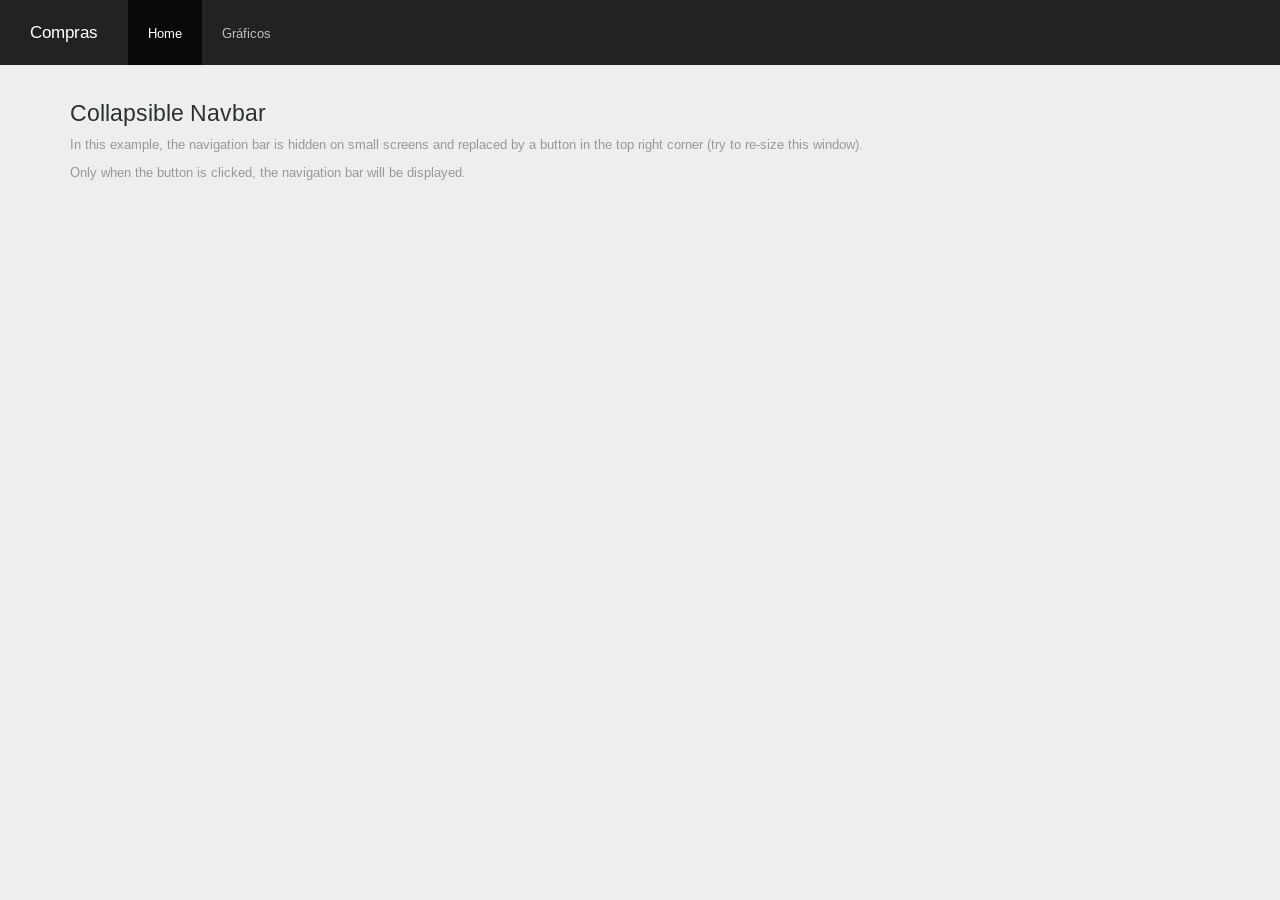
<file: www/index.html>
<!DOCTYPE html>
<html lang="en">
<head>
  <title>Bootstrap Case</title>
  <meta charset="utf-8">
  <meta name="viewport" content="width=device-width, initial-scale=1">
  <link rel="stylesheet" href="http://maxcdn.bootstrapcdn.com/bootstrap/3.3.5/css/bootstrap.min.css">
  <script src="https://ajax.googleapis.com/ajax/libs/jquery/1.11.3/jquery.min.js"></script>
  <script src="http://maxcdn.bootstrapcdn.com/bootstrap/3.3.5/js/bootstrap.min.js"></script>
    
    <link rel="stylesheet" href="http://fonts.googleapis.com/css?family=Arimo:400,700,400italic">
    <link rel="stylesheet" href="assets/css/fonts/linecons/css/linecons.css">
    <link rel="stylesheet" href="assets/css/fonts/fontawesome/css/font-awesome.min.css">
    <link rel="stylesheet" href="assets/css/bootstrap.css">
    <link rel="stylesheet" href="assets/css/xenon-core.css">
    <link rel="stylesheet" href="assets/css/xenon-forms.css">
    <link rel="stylesheet" href="assets/css/xenon-components.css">
    <link rel="stylesheet" href="assets/css/xenon-skins.css">
    <link rel="stylesheet" href="assets/css/custom.css">
    
</head>
<body>

<nav class="navbar navbar-inverse">
  <div class="container-fluid">
    <div class="navbar-header">
      <button type="button" class="navbar-toggle" data-toggle="collapse" data-target="#myNavbar">
        <span class="icon-bar"></span>
        <span class="icon-bar"></span>
        <span class="icon-bar"></span>                        
      </button>
      <a class="navbar-brand" href="#">Compras</a>
    </div>
    <div class="collapse navbar-collapse" id="myNavbar">
      <ul class="nav navbar-nav">
        <li class="active"><a href="index.html">Home</a></li>
        
        <li><a href="charts.html">Gráficos</a></li>
      </ul>
    </div>
  </div>
</nav>
  
<div class="container">
  <h3>Collapsible Navbar</h3>
  <p>In this example, the navigation bar is hidden on small screens and replaced by a button in the top right corner (try to re-size this window).
  <p>Only when the button is clicked, the navigation bar will be displayed.</p>
</div>

</body>
</html>
</file>
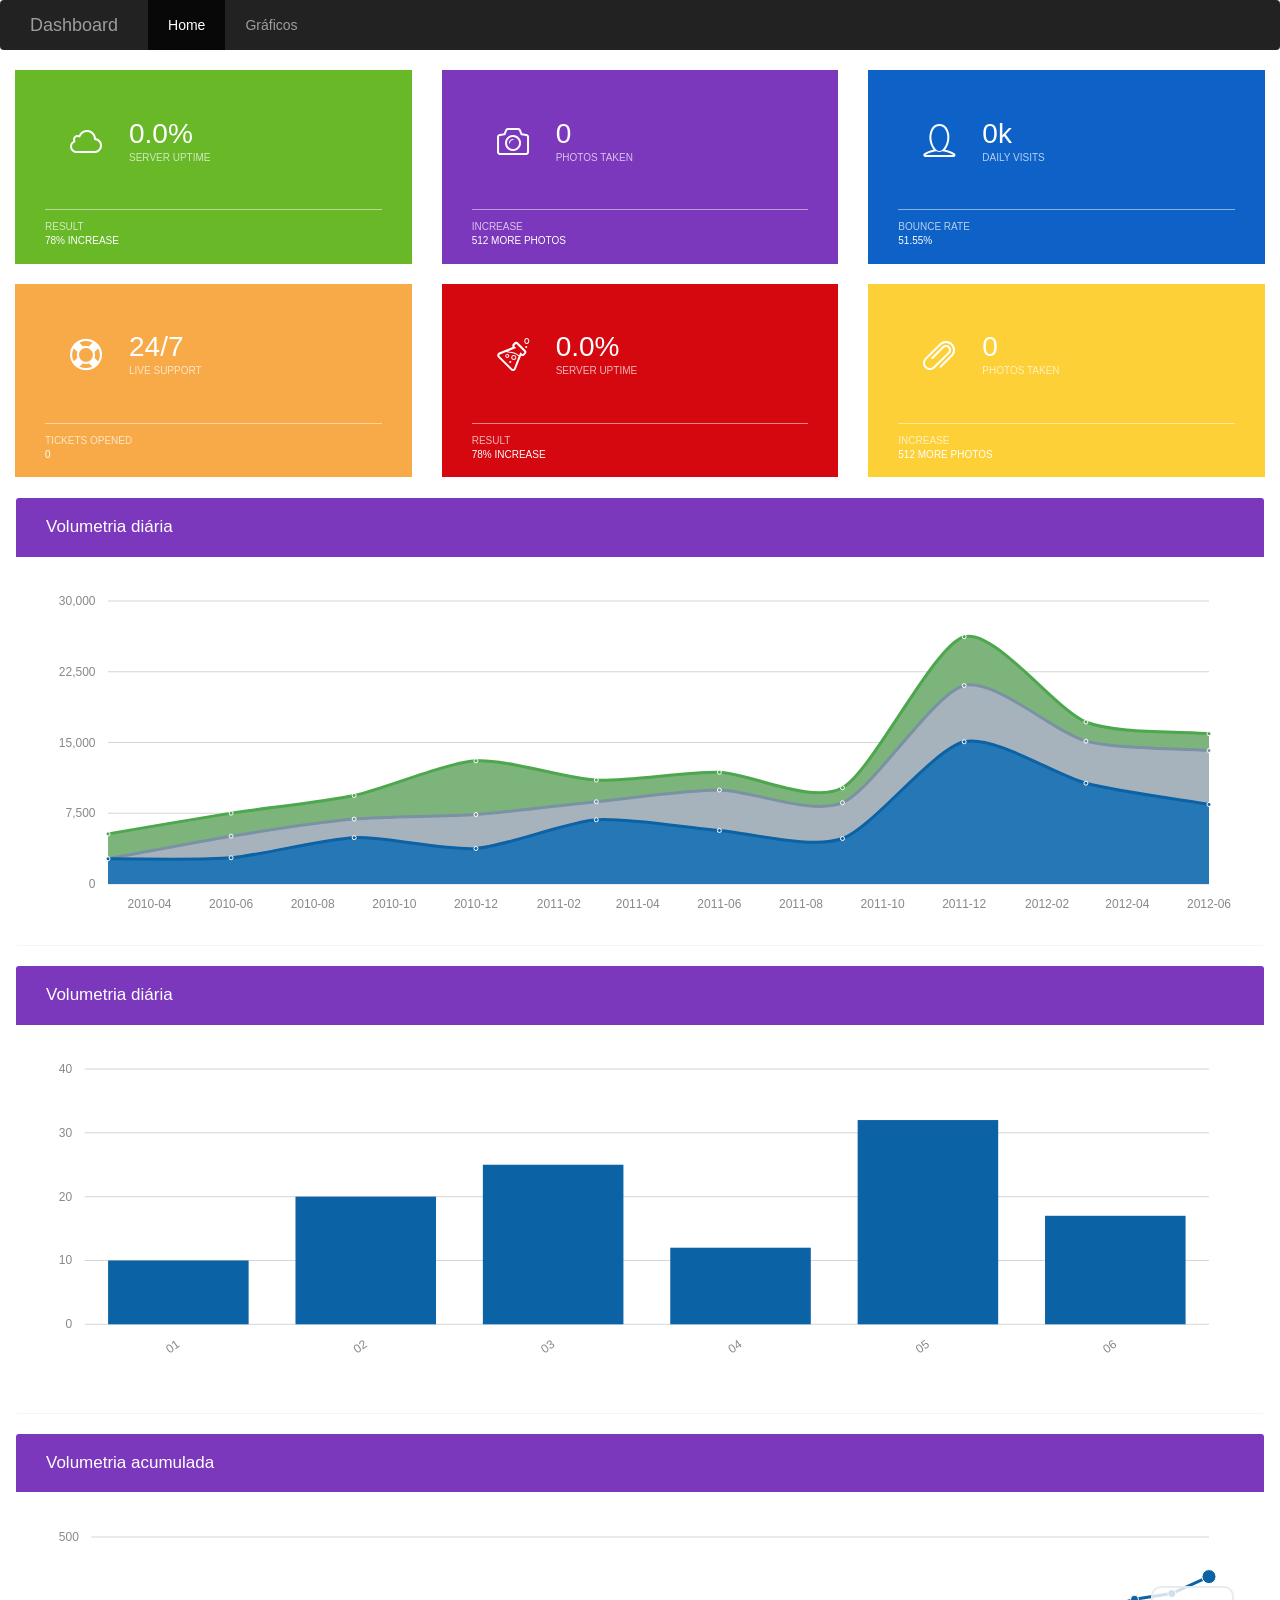
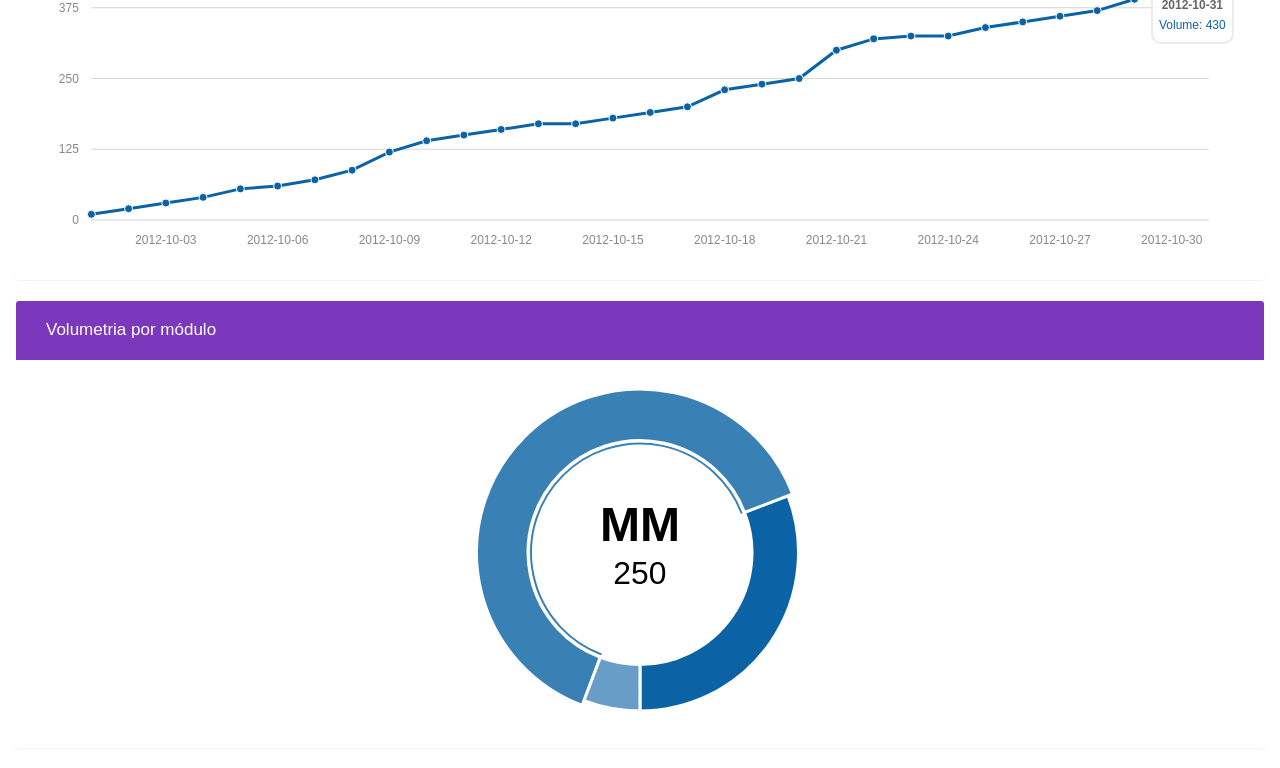
<file: www/charts.html>
<!DOCTYPE html>
<html lang="en">
<head>
  <title>Bootstrap Case</title>
  <meta charset="utf-8">
  
    <meta name="viewport" content="width=device-width, height=device-height, initial-scale=1, maximum-scale=1" />
    
    <script src="js/jquery.min.js"></script>

    <link href="http://fonts.googleapis.com/css?family=Arimo:400,700,400italic" rel="stylesheet">
    <link href="assets/css/fonts/linecons/css/linecons.css" rel="stylesheet">
    <link href="assets/css/fonts/fontawesome/css/font-awesome.min.css" rel="stylesheet">
    <link href="assets/css/bootstrap.css" rel="stylesheet">
    <link href="assets/css/xenon-core.css" rel="stylesheet">
    <link href="assets/css/xenon-forms.css" rel="stylesheet">
    <link href="assets/css/xenon-components.css" rel="stylesheet">
    <link href="assets/css/xenon-skins.css" rel="stylesheet">
    <link href="assets/css/custom.css" rel="stylesheet">
    
    <link href="assets/css/morris.css" rel="stylesheet">
    
    <!-- Bootstrap Core CSS -->
    <link href="assets/css/bootstrap.min.css" rel="stylesheet">
    


</head>
<body>

        <nav class="navbar navbar-inverse">
          <div class="container-fluid">
            <div class="navbar-header">
              <button type="button" class="navbar-toggle" data-toggle="collapse" data-target="#myNavbar">
                <span class="icon-bar"></span>
                <span class="icon-bar"></span>
                <span class="icon-bar"></span>                        
              </button>
              <a class="navbar-brand" href="#">Dashboard</a>
            </div>
            <div class="collapse navbar-collapse" id="myNavbar">
              <ul class="nav navbar-nav">
                <li class="active"><a href="index.html">Home</a></li>

                <li><a href="charts.html">Gráficos</a></li>
              </ul>
            </div>
          </div>
        </nav>


    
        <div class="col-sm-4">
				
            <div class="xe-widget xe-counter-block" data-count=".num" data-from="0" data-to="99.9" data-suffix="%" data-duration="2">
                <div class="xe-upper">

                    <div class="xe-icon">
                        <i class="linecons-cloud"></i>
                    </div>
                    <div class="xe-label">
                        <strong class="num">0.0%</strong>
                        <span>Server uptime</span>
                    </div>

                </div>
                <div class="xe-lower">
                    <div class="border"></div>

                    <span>Result</span>
                    <strong>78% Increase</strong>
                </div>
            </div>

        </div>

        <div class="col-sm-4">

            <div class="xe-widget xe-counter-block xe-counter-block-purple" data-count=".num" data-from="0" data-to="512" data-duration="3">
                <div class="xe-upper">

                    <div class="xe-icon">
                        <i class="linecons-camera"></i>
                    </div>
                    <div class="xe-label">
                        <strong class="num">0</strong>
                        <span>Photos Taken</span>
                    </div>

                </div>
                <div class="xe-lower">
                    <div class="border"></div>

                    <span>Increase</span>
                    <strong>512 more photos</strong>
                </div>
            </div>

        </div>

        <div class="col-sm-4">

            <div class="xe-widget xe-counter-block xe-counter-block-blue" data-suffix="k" data-count=".num" data-from="0" data-to="310" data-duration="4" data-easing="false">
                <div class="xe-upper">

                    <div class="xe-icon">
                        <i class="linecons-user"></i>
                    </div>
                    <div class="xe-label">
                        <strong class="num">0k</strong>
                        <span>Daily Visits</span>
                    </div>

                </div>
                <div class="xe-lower">
                    <div class="border"></div>

                    <span>Bounce Rate</span>
                    <strong>51.55%</strong>
                </div>
            </div>

        </div>

        <div class="col-sm-4">

            <div class="xe-widget xe-counter-block xe-counter-block-orange">
                <div class="xe-upper">

                    <div class="xe-icon">
                        <i class="fa-life-ring"></i>
                    </div>
                    <div class="xe-label">
                        <strong class="num">24/7</strong>
                        <span>Live Support</span>
                    </div>

                </div>
                <div class="xe-lower">
                    <div class="border"></div>

                    <span>Tickets Opened</span>
                    <strong data-count="this" data-from="0" data-to="14215" data-duration="2">0</strong>
                </div>
            </div>

        </div>
    
        <div class="col-sm-4">
				
            <div class="xe-widget xe-counter-block xe-counter-block-red" data-count=".num" data-from="0" data-to="99.9" data-suffix="%" data-duration="2">
                <div class="xe-upper">

                    <div class="xe-icon">
                        <i class="linecons-beaker"></i>
                    </div>
                    <div class="xe-label">
                        <strong class="num">0.0%</strong>
                        <span>Server uptime</span>
                    </div>

                </div>
                <div class="xe-lower">
                    <div class="border"></div>

                    <span>Result</span>
                    <strong>78% Increase</strong>
                </div>
            </div>

        </div>

        <div class="col-sm-4">

            <div class="xe-widget xe-counter-block xe-counter-block-yellow" data-count=".num" data-from="0" data-to="512" data-duration="3">
                <div class="xe-upper">

                    <div class="xe-icon">
                        <i class="linecons-attach"></i>
                    </div>
                    <div class="xe-label">
                        <strong class="num">0</strong>
                        <span>Photos Taken</span>
                    </div>

                </div>
                <div class="xe-lower">
                    <div class="border"></div>

                    <span>Increase</span>
                    <strong>512 more photos</strong>
                </div>
            </div>

        </div>
    

        <div class="col-md-12">
            <!-- Colored panel, remember to add "panel-color" before applying the color -->
            <div class="panel panel-color panel-purple"><!-- Add class "collapsed" to minimize the panel -->
                <div class="panel-heading">
                    <h3 class="panel-title">Volumetria diária</h3>
                </div>

                <div class="panel-body">

                    <div id="morris-area-chart"></div>

                </div>
            </div>
        </div>
    
        
        <div class="col-md-12">
            <!-- Colored panel, remember to add "panel-color" before applying the color -->
            <div class="panel panel-color panel-purple"><!-- Add class "collapsed" to minimize the panel -->
                <div class="panel-heading">
                    <h3 class="panel-title">Volumetria diária</h3>
                </div>

                <div class="panel-body">

                    <div id="morris-bar-chart"></div>

                </div>
            </div>
        </div>
    
        <div class="col-md-12">
            <!-- Colored panel, remember to add "panel-color" before applying the color -->
            <div class="panel panel-color panel-purple"><!-- Add class "collapsed" to minimize the panel -->
                <div class="panel-heading">
                    <h3 class="panel-title">Volumetria acumulada</h3>
                </div>

                <div class="panel-body">

                    <div id="morris-line-chart"></div>

                </div>
            </div>
        </div>
    
        <div class="col-md-12">
            <!-- Colored panel, remember to add "panel-color" before applying the color -->
            <div class="panel panel-color panel-purple"><!-- Add class "collapsed" to minimize the panel -->
                <div class="panel-heading">
                    <h3 class="panel-title">Volumetria por módulo</h3>
                </div>

                <div class="panel-body">

                    <div id="morris-donut-chart"></div>

                </div>
            </div>
        </div>
    
    
        
    
    
    <!-- jQuery -->
    <script src="js/jquery.js"></script>

    <!-- Bootstrap Core JavaScript -->
    <script src="js/bootstrap.min.js"></script>

    <!-- Morris Charts JavaScript -->
    <script src="js/plugins/morris/raphael.min.js"></script>
    <script src="js/plugins/morris/morris.min.js"></script>
    <script src="js/plugins/morris/morris-data.js"></script>

    <!-- Flot Charts JavaScript -->
    <!--[if lte IE 8]><script src="js/excanvas.min.js"></script><![endif]-->
    <script src="js/plugins/flot/jquery.flot.js"></script>
    <script src="js/plugins/flot/jquery.flot.tooltip.min.js"></script>
    <script src="js/plugins/flot/jquery.flot.resize.js"></script>
    <script src="js/plugins/flot/jquery.flot.pie.js"></script>
    <script src="js/plugins/flot/flot-data.js"></script>
    
    
</body>
</html>
</file>
<file: www/assets/css/fonts/linecons/css/linecons.css>
@font-face {
  font-family: 'linecons';
  src: url('../font/linecons.eot?24293614');
  src: url('../font/linecons.eot?24293614#iefix') format('embedded-opentype'),
       url('../font/linecons.woff?24293614') format('woff'),
       url('../font/linecons.ttf?24293614') format('truetype'),
       url('../font/linecons.svg?24293614#linecons') format('svg');
  font-weight: normal;
  font-style: normal;
}
/* Chrome hack: SVG is rendered more smooth in Windozze. 100% magic, uncomment if you need it. */
/* Note, that will break hinting! In other OS-es font will be not as sharp as it could be */
/*
@media screen and (-webkit-min-device-pixel-ratio:0) {
  @font-face {
    font-family: 'linecons';
    src: url('../font/linecons.svg?24293614#linecons') format('svg');
  }
}
*/
 
 [class^="linecons-"]:before, [class*=" linecons-"]:before {
  font-family: "linecons";
  font-style: normal;
  font-weight: normal;
  speak: none;
 
  display: inline-block;
  text-decoration: inherit;
  width: 1em;
  margin-right: .2em;
  text-align: center;
  /* opacity: .8; */
 
  /* For safety - reset parent styles, that can break glyph codes*/
  font-variant: normal;
  text-transform: none;
     
  /* fix buttons height, for twitter bootstrap */
  line-height: 1em;
 
  /* Animation center compensation - margins should be symmetric */
  /* remove if not needed */
  margin-left: .2em;
 
  /* you can be more comfortable with increased icons size */
  /* font-size: 120%; */
 
  /* Uncomment for 3D effect */
  /* text-shadow: 1px 1px 1px rgba(127, 127, 127, 0.3); */
}
 
.linecons-music:before { content: '\e800'; } /* '' */
.linecons-search:before { content: '\e801'; } /* '' */
.linecons-mail:before { content: '\e802'; } /* '' */
.linecons-heart:before { content: '\e803'; } /* '' */
.linecons-star:before { content: '\e804'; } /* '' */
.linecons-user:before { content: '\e805'; } /* '' */
.linecons-videocam:before { content: '\e806'; } /* '' */
.linecons-camera:before { content: '\e807'; } /* '' */
.linecons-photo:before { content: '\e808'; } /* '' */
.linecons-attach:before { content: '\e809'; } /* '' */
.linecons-lock:before { content: '\e80a'; } /* '' */
.linecons-eye:before { content: '\e80b'; } /* '' */
.linecons-tag:before { content: '\e80c'; } /* '' */
.linecons-thumbs-up:before { content: '\e80d'; } /* '' */
.linecons-pencil:before { content: '\e80e'; } /* '' */
.linecons-comment:before { content: '\e80f'; } /* '' */
.linecons-location:before { content: '\e810'; } /* '' */
.linecons-cup:before { content: '\e811'; } /* '' */
.linecons-trash:before { content: '\e812'; } /* '' */
.linecons-doc:before { content: '\e813'; } /* '' */
.linecons-note:before { content: '\e814'; } /* '' */
.linecons-cog:before { content: '\e815'; } /* '' */
.linecons-params:before { content: '\e816'; } /* '' */
.linecons-calendar:before { content: '\e817'; } /* '' */
.linecons-sound:before { content: '\e818'; } /* '' */
.linecons-clock:before { content: '\e819'; } /* '' */
.linecons-lightbulb:before { content: '\e81a'; } /* '' */
.linecons-tv:before { content: '\e81b'; } /* '' */
.linecons-desktop:before { content: '\e81c'; } /* '' */
.linecons-mobile:before { content: '\e81d'; } /* '' */
.linecons-cd:before { content: '\e81e'; } /* '' */
.linecons-inbox:before { content: '\e81f'; } /* '' */
.linecons-globe:before { content: '\e820'; } /* '' */
.linecons-cloud:before { content: '\e821'; } /* '' */
.linecons-paper-plane:before { content: '\e822'; } /* '' */
.linecons-fire:before { content: '\e823'; } /* '' */
.linecons-graduation-cap:before { content: '\e824'; } /* '' */
.linecons-megaphone:before { content: '\e825'; } /* '' */
.linecons-database:before { content: '\e826'; } /* '' */
.linecons-key:before { content: '\e827'; } /* '' */
.linecons-beaker:before { content: '\e828'; } /* '' */
.linecons-truck:before { content: '\e829'; } /* '' */
.linecons-money:before { content: '\e82a'; } /* '' */
.linecons-food:before { content: '\e82b'; } /* '' */
.linecons-shop:before { content: '\e82c'; } /* '' */
.linecons-diamond:before { content: '\e82d'; } /* '' */
.linecons-t-shirt:before { content: '\e82e'; } /* '' */
.linecons-wallet:before { content: '\e82f'; } /* '' */
</file>
<file: www/assets/css/xenon-core.css>
.ps-container .ps-scrollbar-x-rail {
  position: absolute;
  /* please don't change 'position' */
  bottom: 3px;
  /* there must be 'bottom' for ps-scrollbar-x-rail */
  height: 5px;
  zoom: 1;
  filter: alpha(opacity=0);
  -webkit-opacity: 0;
  -moz-opacity: 0;
  opacity: 0;
  -webkit-transition: background-color .2s linear, opacity .2s linear;
  -moz-transition: background-color .2s linear, opacity .2s linear;
  -o-transition: background-color .2s linear, opacity .2s linear;
  transition: background-color .2s linear, opacity .2s linear;
}
.ps-container:hover .ps-scrollbar-x-rail,
.ps-container.hover .ps-scrollbar-x-rail {
  zoom: 1;
  filter: alpha(opacity=60);
  -webkit-opacity: 0.6;
  -moz-opacity: 0.6;
  opacity: 0.6;
}
.ps-container .ps-scrollbar-x-rail:hover,
.ps-container .ps-scrollbar-x-rail.hover {
  background-color: rgba(255, 255, 255, 0.5);
}
.ps-container .ps-scrollbar-x-rail.in-scrolling {
  background-color: rgba(255, 255, 255, 0.9);
}
.ps-container .ps-scrollbar-y-rail {
  position: absolute;
  /* please don't change 'position' */
  right: 2px;
  /* there must be 'right' for ps-scrollbar-y-rail */
  width: 5px;
  zoom: 1;
  filter: alpha(opacity=0);
  -webkit-opacity: 0;
  -moz-opacity: 0;
  opacity: 0;
  -webkit-transition: background-color .2s linear, opacity .2s linear;
  -moz-transition: background-color .2s linear, opacity .2s linear;
  -o-transition: background-color .2s linear, opacity .2s linear;
  transition: background-color .2s linear, opacity .2s linear;
}
.ps-container:hover .ps-scrollbar-y-rail,
.ps-container.hover .ps-scrollbar-y-rail {
  zoom: 1;
  filter: alpha(opacity=60);
  -webkit-opacity: 0.6;
  -moz-opacity: 0.6;
  opacity: 0.6;
}
.ps-container .ps-scrollbar-y-rail:hover,
.ps-container .ps-scrollbar-y-rail.hover {
  background-color: rgba(255, 255, 255, 0.5);
}
.ps-container .ps-scrollbar-y-rail.in-scrolling {
  background-color: #eee;
  zoom: 1;
  filter: alpha(opacity=90);
  -webkit-opacity: 0.9;
  -moz-opacity: 0.9;
  opacity: 0.9;
}
.ps-container .ps-scrollbar-x {
  position: absolute;
  /* please don't change 'position' */
  bottom: 0;
  /* there must be 'bottom' for ps-scrollbar-x */
  height: 5px;
  background-color: #aaa;
  -o-transition: background-color 0.2s linear;
  -webkit-transition: background-color 0.2s linear;
  -moz-transition: background-color 0.2s linear;
  transition: background-color 0.2s linear;
}
.ps-container.ie6 .ps-scrollbar-x {
  font-size: 0;
  /* fixed scrollbar height in xp sp3 ie6 */
}
.ps-container .ps-scrollbar-x-rail:hover .ps-scrollbar-x,
.ps-container .ps-scrollbar-x-rail.hover .ps-scrollbar-x {
  background-color: #999;
}
.ps-container .ps-scrollbar-y {
  position: absolute;
  /* please don't change 'position' */
  right: 0;
  /* there must be 'right' for ps-scrollbar-y */
  width: 5px;
  background-color: #aaa;
  -webkit-transition: background-color .2s linear;
  -moz-transition: background-color .2s linear;
  -o-transition: background-color .2s linear;
  transition: background-color .2s linear;
}
.ps-container.ie6 .ps-scrollbar-y {
  font-size: 0;
  /* fixed scrollbar height in xp sp3 ie6 */
}
.ps-container .ps-scrollbar-y-rail:hover .ps-scrollbar-y,
.ps-container .ps-scrollbar-y-rail.hover .ps-scrollbar-y {
  background-color: #FAFAFA;
}
.ps-container.ie .ps-scrollbar-x,
.ps-container.ie .ps-scrollbar-y {
  visibility: hidden;
}
.ps-container.ie:hover .ps-scrollbar-x,
.ps-container.ie:hover .ps-scrollbar-y,
.ps-container.ie.hover .ps-scrollbar-x,
.ps-container.ie.hover .ps-scrollbar-y {
  visibility: visible;
}
.cbp_tmtimeline {
  margin: 30px 0 0 0;
  padding: 0;
  list-style: none;
  position: relative;
}
/* The line */
.cbp_tmtimeline:before {
  content: '';
  position: absolute;
  top: 0;
  bottom: 0;
  width: 10px;
  background: #afdcf8;
  left: 20%;
  margin-left: -10px;
}
/* The date/time */
.cbp_tmtimeline > li {
  position: relative;
}
.cbp_tmtimeline > li .cbp_tmtime {
  display: block;
  width: 25%;
  padding-right: 100px;
  position: absolute;
}
.cbp_tmtimeline > li .cbp_tmtime span {
  display: block;
  text-align: right;
}
.cbp_tmtimeline > li .cbp_tmtime span:first-child {
  font-size: 0.9em;
  color: #bdd0db;
}
.cbp_tmtimeline > li .cbp_tmtime span:last-child {
  font-size: 2.9em;
  color: #3594cb;
}
.cbp_tmtimeline > li:nth-child(odd) .cbp_tmtime span:last-child {
  color: #6cbfee;
}
/* Right content */
.cbp_tmtimeline > li .cbp_tmlabel {
  margin: 0 0 15px 25%;
  background: #3594cb;
  color: #fff;
  padding: 2em;
  font-size: 1.2em;
  font-weight: 300;
  line-height: 1.4;
  position: relative;
  border-radius: 5px;
}
.cbp_tmtimeline > li:nth-child(odd) .cbp_tmlabel {
  background: #6cbfee;
}
.cbp_tmtimeline > li .cbp_tmlabel h2 {
  margin-top: 0px;
  padding: 0 0 10px 0;
  border-bottom: 1px solid rgba(255, 255, 255, 0.4);
}
/* The triangle */
.cbp_tmtimeline > li .cbp_tmlabel:after {
  right: 100%;
  border: solid transparent;
  content: " ";
  height: 0;
  width: 0;
  position: absolute;
  pointer-events: none;
  border-right-color: #3594cb;
  border-width: 10px;
  top: 10px;
}
.cbp_tmtimeline > li:nth-child(odd) .cbp_tmlabel:after {
  border-right-color: #6cbfee;
}
/* The icons */
.cbp_tmtimeline > li .cbp_tmicon {
  width: 40px;
  height: 40px;
  speak: none;
  font-style: normal;
  font-weight: normal;
  font-variant: normal;
  text-transform: none;
  font-size: 1.4em;
  line-height: 40px;
  -webkit-font-smoothing: antialiased;
  position: absolute;
  color: #fff;
  background: #46a4da;
  border-radius: 50%;
  box-shadow: 0 0 0 8px #afdcf8;
  text-align: center;
  left: 20%;
  top: 0;
  margin: 0 0 0 -25px;
}
/* Example Media Queries */
@media screen and (max-width: 65.375em) {
  .cbp_tmtimeline > li .cbp_tmtime span:last-child {
    font-size: 1.5em;
  }
}
@media screen and (max-width: 47.2em) {
  .cbp_tmtimeline:before {
    display: none;
  }
  .cbp_tmtimeline > li .cbp_tmtime {
    width: 100%;
    position: relative;
    padding: 0 0 20px 0;
  }
  .cbp_tmtimeline > li .cbp_tmtime span {
    text-align: left;
  }
  .cbp_tmtimeline > li .cbp_tmlabel {
    margin: 0 0 30px 0;
    padding: 1em;
    font-weight: 400;
    font-size: 95%;
  }
  .cbp_tmtimeline > li .cbp_tmlabel:after {
    right: auto;
    left: 20px;
    border-right-color: transparent;
    border-bottom-color: #3594cb;
    top: -20px;
  }
  .cbp_tmtimeline > li:nth-child(odd) .cbp_tmlabel:after {
    border-right-color: transparent;
    border-bottom-color: #6cbfee;
  }
  .cbp_tmtimeline > li .cbp_tmicon {
    position: relative;
    float: right;
    left: auto;
    margin: -55px 5px 0 0px;
  }
}
.dropdown-menu > li.checkbox-row {
  padding: 5px 20px;
}
.dropdown-menu li.checkbox-row {
  display: block;
  clear: both;
  font-weight: normal;
  line-height: 18px;
  color: #333333;
  white-space: nowrap;
}
.dropdown-menu li.checkbox-row label {
  font-weight: normal;
}
.dropdown-menu li.checkbox-row:hover,
.dropdown-menu li.checkbox-row input:hover,
.dropdown-menu li.checkbox-row label:hover {
  cursor: pointer;
}
.no-touch .dropdown-menu > .checkbox-row:hover,
.no-touch .dropdown-menu > .checkbox-row:active {
  text-decoration: none;
  color: #262626;
  background-color: #f5f5f5;
}
.btn-toolbar {
  margin-bottom: 5px;
}
.btn-toolbar .btn-default {
  background-color: #68b828;
  color: #fff;
  border: 1px solid transparent;
}
.btn-toolbar .btn-default.dropdown-toggle {
  -webkit-box-shadow: none;
  -moz-box-shadow: none;
  box-shadow: none;
  border-color: transparent;
}
.btn-toolbar .btn-primary {
  background-color: #508e1f;
}
.btn-toolbar .btn-group.open .dropdown-toggle {
  background-color: #508e1f;
  color: #fff;
}
.btn-toolbar .dropdown-menu {
  margin-top: 0;
}
.btn-toolbar .dropdown-menu .checkbox-row {
  -webkit-user-select: none;
  -moz-user-select: none;
  -ms-user-select: none;
  user-select: none;
}
.btn-toolbar .dropdown-menu .checkbox-row .cbr-replaced {
  margin: 0;
  margin-right: 5px;
}
.btn-toolbar .dropdown-menu .checkbox-row label {
  color: #979898;
  font-size: 12px;
  margin: 0;
}
.lt-ie8 .btn-toolbar {
  display: none;
}
.table-responsive {
  border-radius: 0px;
  border: 1px solid #eeeeee;
  margin-bottom: 18px;
}
.table-responsive > .table {
  margin-bottom: 0;
}
.table-responsive > .table-bordered {
  border: 0;
}
.table-responsive > .table-bordered > thead > tr > th:first-child,
.table-responsive > .table-bordered > tbody > tr > th:first-child,
.table-responsive > .table-bordered > tfoot > tr > th:first-child,
.table-responsive > .table-bordered > thead > tr > td:first-child,
.table-responsive > .table-bordered > tbody > tr > td:first-child,
.table-responsive > .table-bordered > tfoot > tr > td:first-child {
  border-left: 0;
}
.table-responsive > .table-bordered > thead > tr > th:last-child,
.table-responsive > .table-bordered > tbody > tr > th:last-child,
.table-responsive > .table-bordered > tfoot > tr > th:last-child,
.table-responsive > .table-bordered > thead > tr > td:last-child,
.table-responsive > .table-bordered > tbody > tr > td:last-child,
.table-responsive > .table-bordered > tfoot > tr > td:last-child {
  border-right: 0;
}
.table-responsive > .table-bordered > tbody > tr:last-child > th,
.table-responsive > .table-bordered > tfoot > tr:last-child > th,
.table-responsive > .table-bordered > tbody > tr:last-child > td,
.table-responsive > .table-bordered > tfoot > tr:last-child > td {
  border-bottom: 0;
}
.table-responsive[data-pattern="priority-columns"] {
  position: relative;
  width: 100%;
  margin-bottom: 18px;
  overflow-y: hidden;
  overflow-x: auto;
  -ms-overflow-style: -ms-autohiding-scrollbar;
  border-radius: 0px;
  border: 1px solid #eeeeee;
  -webkit-overflow-scrolling: touch;
}
.table-responsive[data-pattern="priority-columns"] > .table {
  margin-bottom: 0;
}
.table-responsive[data-pattern="priority-columns"] > .table > thead > tr > th,
.table-responsive[data-pattern="priority-columns"] > .table > tbody > tr > th,
.table-responsive[data-pattern="priority-columns"] > .table > tfoot > tr > th,
.table-responsive[data-pattern="priority-columns"] > .table > thead > tr > td,
.table-responsive[data-pattern="priority-columns"] > .table > tbody > tr > td,
.table-responsive[data-pattern="priority-columns"] > .table > tfoot > tr > td {
  white-space: nowrap;
}
.table-responsive[data-pattern="priority-columns"] > .table-bordered {
  border: 0;
}
.table-responsive[data-pattern="priority-columns"] > .table-bordered > thead > tr > th:first-child,
.table-responsive[data-pattern="priority-columns"] > .table-bordered > tbody > tr > th:first-child,
.table-responsive[data-pattern="priority-columns"] > .table-bordered > tfoot > tr > th:first-child,
.table-responsive[data-pattern="priority-columns"] > .table-bordered > thead > tr > td:first-child,
.table-responsive[data-pattern="priority-columns"] > .table-bordered > tbody > tr > td:first-child,
.table-responsive[data-pattern="priority-columns"] > .table-bordered > tfoot > tr > td:first-child {
  border-left: 0;
}
.table-responsive[data-pattern="priority-columns"] > .table-bordered > thead > tr > th:last-child,
.table-responsive[data-pattern="priority-columns"] > .table-bordered > tbody > tr > th:last-child,
.table-responsive[data-pattern="priority-columns"] > .table-bordered > tfoot > tr > th:last-child,
.table-responsive[data-pattern="priority-columns"] > .table-bordered > thead > tr > td:last-child,
.table-responsive[data-pattern="priority-columns"] > .table-bordered > tbody > tr > td:last-child,
.table-responsive[data-pattern="priority-columns"] > .table-bordered > tfoot > tr > td:last-child {
  border-right: 0;
}
.table-responsive[data-pattern="priority-columns"] > .table-bordered > tbody > tr:last-child > th,
.table-responsive[data-pattern="priority-columns"] > .table-bordered > tfoot > tr:last-child > th,
.table-responsive[data-pattern="priority-columns"] > .table-bordered > tbody > tr:last-child > td,
.table-responsive[data-pattern="priority-columns"] > .table-bordered > tfoot > tr:last-child > td {
  border-bottom: 0;
}
.mq.js .table-responsive[data-pattern="priority-columns"] th[data-priority],
.mq.js.lt-ie10 .sticky-table-header th[data-priority],
.mq.js .table-responsive[data-pattern="priority-columns"] td[data-priority],
.mq.js.lt-ie10 .sticky-table-header td[data-priority] {
  display: none;
}
.lt-ie9.mq.js .table-responsive[data-pattern="priority-columns"] th[data-priority="1"],
.lt-ie9.mq.js.lt-ie10 .sticky-table-header th[data-priority="1"],
.lt-ie9.mq.js .table-responsive[data-pattern="priority-columns"] td[data-priority="1"],
.lt-ie9.mq.js.lt-ie10 .sticky-table-header td[data-priority="1"] {
  display: inline;
}
.mq.js .table-responsive[data-pattern="priority-columns"] th[data-priority="1"],
.mq.js.lt-ie10 .sticky-table-header th[data-priority="1"],
.mq.js .table-responsive[data-pattern="priority-columns"] td[data-priority="1"],
.mq.js.lt-ie10 .sticky-table-header td[data-priority="1"] {
  display: table-cell;
}
@media screen and (min-width: 480px) {
  .lt-ie9.mq.js .table-responsive[data-pattern="priority-columns"] th[data-priority="2"],
  .lt-ie9.mq.js.lt-ie10 .sticky-table-header th[data-priority="2"],
  .lt-ie9.mq.js .table-responsive[data-pattern="priority-columns"] td[data-priority="2"],
  .lt-ie9.mq.js.lt-ie10 .sticky-table-header td[data-priority="2"] {
    display: inline;
  }
  .mq.js .table-responsive[data-pattern="priority-columns"] th[data-priority="2"],
  .mq.js.lt-ie10 .sticky-table-header th[data-priority="2"],
  .mq.js .table-responsive[data-pattern="priority-columns"] td[data-priority="2"],
  .mq.js.lt-ie10 .sticky-table-header td[data-priority="2"] {
    display: table-cell;
  }
}
@media screen and (min-width: 640px) {
  .lt-ie9.mq.js .table-responsive[data-pattern="priority-columns"] th[data-priority="3"],
  .lt-ie9.mq.js.lt-ie10 .sticky-table-header th[data-priority="3"],
  .lt-ie9.mq.js .table-responsive[data-pattern="priority-columns"] td[data-priority="3"],
  .lt-ie9.mq.js.lt-ie10 .sticky-table-header td[data-priority="3"] {
    display: inline;
  }
  .mq.js .table-responsive[data-pattern="priority-columns"] th[data-priority="3"],
  .mq.js.lt-ie10 .sticky-table-header th[data-priority="3"],
  .mq.js .table-responsive[data-pattern="priority-columns"] td[data-priority="3"],
  .mq.js.lt-ie10 .sticky-table-header td[data-priority="3"] {
    display: table-cell;
  }
}
@media screen and (min-width: 800px) {
  .lt-ie9.mq.js .table-responsive[data-pattern="priority-columns"] th[data-priority="4"],
  .lt-ie9.mq.js.lt-ie10 .sticky-table-header th[data-priority="4"],
  .lt-ie9.mq.js .table-responsive[data-pattern="priority-columns"] td[data-priority="4"],
  .lt-ie9.mq.js.lt-ie10 .sticky-table-header td[data-priority="4"] {
    display: inline;
  }
  .mq.js .table-responsive[data-pattern="priority-columns"] th[data-priority="4"],
  .mq.js.lt-ie10 .sticky-table-header th[data-priority="4"],
  .mq.js .table-responsive[data-pattern="priority-columns"] td[data-priority="4"],
  .mq.js.lt-ie10 .sticky-table-header td[data-priority="4"] {
    display: table-cell;
  }
}
@media screen and (min-width: 960px) {
  .lt-ie9.mq.js .table-responsive[data-pattern="priority-columns"] th[data-priority="5"],
  .lt-ie9.mq.js.lt-ie10 .sticky-table-header th[data-priority="5"],
  .lt-ie9.mq.js .table-responsive[data-pattern="priority-columns"] td[data-priority="5"],
  .lt-ie9.mq.js.lt-ie10 .sticky-table-header td[data-priority="5"] {
    display: inline;
  }
  .mq.js .table-responsive[data-pattern="priority-columns"] th[data-priority="5"],
  .mq.js.lt-ie10 .sticky-table-header th[data-priority="5"],
  .mq.js .table-responsive[data-pattern="priority-columns"] td[data-priority="5"],
  .mq.js.lt-ie10 .sticky-table-header td[data-priority="5"] {
    display: table-cell;
  }
}
@media screen and (min-width: 1120px) {
  .lt-ie9.mq.js .table-responsive[data-pattern="priority-columns"] th[data-priority="6"],
  .lt-ie9.mq.js.lt-ie10 .sticky-table-header th[data-priority="6"],
  .lt-ie9.mq.js .table-responsive[data-pattern="priority-columns"] td[data-priority="6"],
  .lt-ie9.mq.js.lt-ie10 .sticky-table-header td[data-priority="6"] {
    display: inline;
  }
  .mq.js .table-responsive[data-pattern="priority-columns"] th[data-priority="6"],
  .mq.js.lt-ie10 .sticky-table-header th[data-priority="6"],
  .mq.js .table-responsive[data-pattern="priority-columns"] td[data-priority="6"],
  .mq.js.lt-ie10 .sticky-table-header td[data-priority="6"] {
    display: table-cell;
  }
}
table.table-small-font {
  font-size: 12px;
  -webkit-text-size-adjust: none;
  line-height: 1.5em;
}
table.focus-on tbody tr:hover {
  cursor: pointer;
}
table.focus-on tbody tr.unfocused th,
table.focus-on tbody tr.unfocused td {
  color: #777777;
  color: rgba(0, 0, 0, 0.4);
}
table.focus-on tbody tr.focused th,
table.focus-on tbody tr.focused td {
  background-color: #68b828;
  color: #fff;
  border-color: #63b026;
}
table th.col-hide,
table td.col-hide {
  display: none;
}
table th.col-show,
table td.col-show {
  display: inline;
}
.lt-ie9 table th.col-show,
.lt-ie9 table td.col-show {
  display: table-cell;
}
.lt-ie9 table.display-all th,
.lt-ie9 table.display-all td {
  display: inline !important;
}
table.display-all th,
table.display-all td {
  display: table-cell !important;
}
.sticky-table-header {
  background-color: #fff;
  border: none;
  border-radius: 0;
  border-top: 1px solid #eeeeee;
  border-bottom: 1px solid #eeeeee;
  position: absolute;
  top: 0;
  visibility: hidden;
  z-index: 990;
  overflow: hidden;
  min-width: 100%;
}
.sticky-table-header.fixed-solution {
  min-width: 0;
  position: fixed;
}
.lt-ie10 .sticky-table-header.fixed-solution {
  border-left: 1px solid #eeeeee;
  border-right: 1px solid #eeeeee;
  box-sizing: content-box;
  border-bottom: none;
}
.sticky-table-header.border-radius-fix {
  border-bottom-left-radius: 3px;
  border-bottom-right-radius: 3px;
}
.sticky-table-header > .table {
  margin-bottom: 0;
}
.sticky-table-header > .table > thead > tr > th,
.sticky-table-header > .table > tbody > tr > th,
.sticky-table-header > .table > tfoot > tr > th,
.sticky-table-header > .table > thead > tr > td,
.sticky-table-header > .table > tbody > tr > td,
.sticky-table-header > .table > tfoot > tr > td {
  white-space: nowrap;
}
.sticky-table-header > .table-bordered {
  border: 0;
}
.sticky-table-header > .table-bordered > thead > tr > th:first-child,
.sticky-table-header > .table-bordered > tbody > tr > th:first-child,
.sticky-table-header > .table-bordered > tfoot > tr > th:first-child,
.sticky-table-header > .table-bordered > thead > tr > td:first-child,
.sticky-table-header > .table-bordered > tbody > tr > td:first-child,
.sticky-table-header > .table-bordered > tfoot > tr > td:first-child {
  border-left: 0;
}
.sticky-table-header > .table-bordered > thead > tr > th:last-child,
.sticky-table-header > .table-bordered > tbody > tr > th:last-child,
.sticky-table-header > .table-bordered > tfoot > tr > th:last-child,
.sticky-table-header > .table-bordered > thead > tr > td:last-child,
.sticky-table-header > .table-bordered > tbody > tr > td:last-child,
.sticky-table-header > .table-bordered > tfoot > tr > td:last-child {
  border-right: 0;
}
.sticky-table-header > .table-bordered > tbody > tr:last-child > th,
.sticky-table-header > .table-bordered > tfoot > tr:last-child > th,
.sticky-table-header > .table-bordered > tbody > tr:last-child > td,
.sticky-table-header > .table-bordered > tfoot > tr:last-child > td {
  border-bottom: 0;
}
.transall,
.sidebar-menu .main-menu a,
.navbar.horizontal-menu .navbar-inner .navbar-brand a[data-toggle="settings-pane"],
.navbar.horizontal-menu .navbar-inner .navbar-brand a[data-toggle="settings-pane"] i,
footer.main-footer .go-up a,
.user-info-navbar .user-info-menu > li > a,
.breadcrumb.auto-hidden li a,
.icon-collection .fontawesome-icon-list .fa-hover > i,
.icon-collection .fontawesome-icon-list .fa-hover > span {
  -webkit-transition: all 220ms ease-in-out;
  -moz-transition: all 220ms ease-in-out;
  -o-transition: all 220ms ease-in-out;
  transition: all 220ms ease-in-out;
}
.clearfix:before,
.clearfix:after,
.page-container .main-content .page-title:before,
.page-container .main-content .page-title:after,
.sidebar-menu .logo-env:before,
.sidebar-menu .logo-env:after,
.navbar.horizontal-menu .navbar-inner:before,
.navbar.horizontal-menu .navbar-inner:after,
.user-info-navbar .user-info-menu > li .dropdown-menu > .external a:before,
.user-info-navbar .user-info-menu > li .dropdown-menu > .external a:after,
#chat .chat-conversation .conversation-body > li:before,
#chat .chat-conversation .conversation-body > li:after,
.panel .panel-heading:before,
.panel .panel-heading:after,
.breadcrumb.auto-hidden:before,
.breadcrumb.auto-hidden:after,
.dataTables_wrapper .dataTables_length:before,
.dataTables_wrapper .dataTables_length:after,
.dataTables_wrapper .dataTables_filter:before,
.dataTables_wrapper .dataTables_filter:after,
.dataTables_wrapper .DTTT_container:before,
.dataTables_wrapper .DTTT_container:after,
.skin-color-palette:before,
.skin-color-palette:after,
.icon-collection .fontawesome-icon-list:before,
.icon-collection .fontawesome-icon-list:after,
.icon-collection .fontawesome-icon-list .fa-hover:before,
.icon-collection .fontawesome-icon-list .fa-hover:after,
.navbar.horizontal-menu .navbar-inner > .nav > li .dropdown-menu > .external a:before,
.navbar.horizontal-menu .navbar-inner > .nav > li .dropdown-menu > .external a:after {
  content: " ";
  display: table;
}
.clearfix:after,
.page-container .main-content .page-title:after,
.sidebar-menu .logo-env:after,
.navbar.horizontal-menu .navbar-inner:after,
.user-info-navbar .user-info-menu > li .dropdown-menu > .external a:after,
#chat .chat-conversation .conversation-body > li:after,
.panel .panel-heading:after,
.breadcrumb.auto-hidden:after,
.dataTables_wrapper .dataTables_length:after,
.dataTables_wrapper .dataTables_filter:after,
.dataTables_wrapper .DTTT_container:after,
.skin-color-palette:after,
.icon-collection .fontawesome-icon-list:after,
.icon-collection .fontawesome-icon-list .fa-hover:after,
.navbar.horizontal-menu .navbar-inner > .nav > li .dropdown-menu > .external a:after {
  clear: both;
}
body {
  background-color: #eeeeee;
}
a {
  outline: none !important;
}
p {
  color: #979898;
}
html,
body {
  height: 100%;
  margin: 0;
  padding: 0;
  border: none;
}
.boxed-container {
  background: #ccc;
}
.page-container {
  display: table;
  width: 100%;
  height: 100%;
  vertical-align: top;
  border-collapse: collapse;
  border-spacing: 0px;
  table-layout: fixed;
}
.boxed-container .page-container {
  max-width: 1140px;
  margin: 20px auto;
}
@media screen and (max-width: 768px) {
  .boxed-container .page-container {
    margin: 0;
  }
}
.page-container.container {
  max-width: 1140px;
  table-layout: auto;
}
.page-container .main-content {
  display: table-cell;
  position: relative;
  z-index: 1;
  padding: 30px;
  padding-bottom: 0;
  vertical-align: top;
  word-break: break-word;
}
.boxed-container .page-container .main-content {
  background-color: #eeeeee;
}
.page-container .main-content:hover {
  z-index: 15;
}
.page-container .main-content .page-title {
  background: #f8f8f8;
  margin: -30px;
  margin-bottom: 30px;
  padding: 20px 0;
  -webkit-box-shadow: 0 1px 0 rgba(0,1,1,.08), inset 0 1px 0 #ededed;
  -moz-box-shadow: 0 1px 0 rgba(0,1,1,.08), inset 0 1px 0 #ededed;
  box-shadow: 0 1px 0 rgba(0,1,1,.08), inset 0 1px 0 #ededed;
}
@media screen and (max-width: 768px) {
  .page-container .main-content .page-title {
    padding: 15px 0;
  }
}
.page-container .main-content .page-title.full-width .title-env {
  width: 100%;
  padding-right: 30px;
}
.page-container .main-content .page-title .title-env,
.page-container .main-content .page-title .breadcrumb-env {
  display: block;
}
.page-container .main-content .page-title .title-env {
  float: left;
  padding-left: 30px;
}
.page-container .main-content .page-title .title-env .title {
  margin: 0;
  font-size: 27px;
}
@media screen and (max-width: 768px) {
  .page-container .main-content .page-title .title-env .title {
    font-size: 23px;
  }
  .page-container .main-content .page-title .title-env .title + p {
    font-size: 12px;
  }
}
@media screen and (max-width: 480px) {
  .page-container .main-content .page-title .title-env .title {
    font-size: 19px;
  }
}
.page-container .main-content .page-title .title-env .title + p {
  margin: 0;
  margin-top: 5px;
  color: #979898;
}
.page-container .main-content .page-title .breadcrumb-env {
  float: right;
  padding-right: 30px;
}
@media screen and (max-width: 480px) {
  .page-container .main-content .page-title .breadcrumb-env {
    clear: both;
    float: none;
    padding: 0 10px;
  }
}
.page-container .main-content .page-title .breadcrumb-env .breadcrumb {
  margin-bottom: 0;
  margin-top: 8px;
}
@media screen and (max-width: 768px) {
  .page-container .main-content .page-title .breadcrumb-env .breadcrumb {
    margin-top: 4px;
  }
  .page-container .main-content .page-title .breadcrumb-env .breadcrumb li a {
    font-size: 12px;
  }
}
.sidebar-menu {
  display: table-cell;
  position: relative;
  width: 340px;
  background: #2c2e2f;
  z-index: 1;
}
.sidebar-menu .logo-env {
  padding: 30px 45px;
  border-bottom: 1px solid #313437;
}
.sidebar-menu .logo-env .logo {
  float: left;
}
.sidebar-menu .logo-env .logo .logo-collapsed {
  display: none;
}
.sidebar-menu .logo-env .settings-icon {
  float: right;
  position: relative;
  top: 1px;
}
.sidebar-menu .logo-env .settings-icon a {
  color: #979898;
  line-height: 1;
}
.sidebar-menu .logo-env .settings-icon a i {
  line-height: 1;
  font-size: 18px;
}
.sidebar-menu .logo-env .settings-icon a:hover {
  color: #ffffff;
}
.sidebar-menu .main-menu {
  padding-left: 40px;
  padding-right: 40px;
  margin-top: 20px;
  margin-bottom: 20px;
  list-style: none;
}
@media screen and (max-width: 768px) {
  .sidebar-menu .main-menu {
    margin-top: 10px;
    margin-bottom: 10px;
  }
}
.sidebar-menu .main-menu a {
  color: #979898;
  text-decoration: none;
  display: block;
  padding: 13px 5px;
  border-bottom: 1px solid #313437;
}
.sidebar-menu .main-menu a > i {
  display: inline-block;
  margin-right: 10px;
}
.sidebar-menu .main-menu a > i + span {
  padding-right: 10px;
}
.sidebar-menu .main-menu a > span {
  display: inline-block;
}
.sidebar-menu .main-menu a > .label {
  margin-top: 1px;
}
.sidebar-menu .main-menu a > .badge {
  font-size: 75%;
  line-height: 1.2;
}
.sidebar-menu .main-menu a:hover {
  color: #ffffff;
}
.sidebar-menu .main-menu li.active > a {
  color: #ffffff;
}
.sidebar-menu .main-menu li.has-sub > a:before {
  position: relative;
  display: inline-block;
  font-family: 'FontAwesome';
  content: '\f107';
  float: right;
  color: #6d747a;
  margin-left: 10px;
  -webkit-transform: rotate(-90deg);
  -moz-transform: rotate(-90deg);
  -o-transform: rotate(-90deg);
  -ms-transform: rotate(-90deg);
  transform: rotate(-90deg);
  -webkit-transition: all 150ms ease-in-out;
  -moz-transition: all 150ms ease-in-out;
  -o-transition: all 150ms ease-in-out;
  transition: all 150ms ease-in-out;
}
.sidebar-menu .main-menu li.has-sub.opened > a:before,
.sidebar-menu .main-menu li.has-sub.expanded > a:before {
  -webkit-transform: rotate(0deg);
  -moz-transform: rotate(0deg);
  -o-transform: rotate(0deg);
  -ms-transform: rotate(0deg);
  transform: rotate(0deg);
}
.sidebar-menu .main-menu > li.opened > ul {
  display: block;
}
.sidebar-menu .main-menu > li.opened .opened > ul {
  display: block;
}
.sidebar-menu .main-menu ul {
  display: none;
  margin: 0;
  padding: 0;
  overflow: hidden;
  list-style: none;
}
.sidebar-menu .main-menu ul li {
  position: relative;
}
@media screen and (min-width: 768px) {
  .sidebar-menu .main-menu ul li.is-hidden {
    left: -20px;
    zoom: 1;
    filter: alpha(opacity=0);
    -webkit-opacity: 0;
    -moz-opacity: 0;
    opacity: 0;
  }
}
.sidebar-menu .main-menu ul li.is-shown {
  left: 0;
  zoom: 1;
  filter: alpha(opacity=100);
  -webkit-opacity: 1;
  -moz-opacity: 1;
  opacity: 1;
  -webkit-transition: all 200ms ease-in-out;
  -moz-transition: all 200ms ease-in-out;
  -o-transition: all 200ms ease-in-out;
  transition: all 200ms ease-in-out;
}
.sidebar-menu .main-menu ul li.is-shown + .is-shown {
  -webkit-transition-delay: 80ms;
  -moz-transition-delay: 80ms;
  -o-transition-delay: 80ms;
  transition-delay: 80ms;
}
.sidebar-menu .main-menu ul li.is-shown + .is-shown + .is-shown {
  -webkit-transition-delay: 120ms;
  -moz-transition-delay: 120ms;
  -o-transition-delay: 120ms;
  transition-delay: 120ms;
}
.sidebar-menu .main-menu ul li.is-shown + .is-shown + .is-shown + .is-shown {
  -webkit-transition-delay: 160ms;
  -moz-transition-delay: 160ms;
  -o-transition-delay: 160ms;
  transition-delay: 160ms;
}
.sidebar-menu .main-menu ul li.is-shown + .is-shown + .is-shown + .is-shown + .is-shown {
  -webkit-transition-delay: 200ms;
  -moz-transition-delay: 200ms;
  -o-transition-delay: 200ms;
  transition-delay: 200ms;
}
.sidebar-menu .main-menu ul li.is-shown + .is-shown + .is-shown + .is-shown + .is-shown + .is-shown {
  -webkit-transition-delay: 240ms;
  -moz-transition-delay: 240ms;
  -o-transition-delay: 240ms;
  transition-delay: 240ms;
}
.sidebar-menu .main-menu ul li.is-shown + .is-shown + .is-shown + .is-shown + .is-shown + .is-shown + .is-shown {
  -webkit-transition-delay: 280ms;
  -moz-transition-delay: 280ms;
  -o-transition-delay: 280ms;
  transition-delay: 280ms;
}
.sidebar-menu .main-menu ul li.is-shown + .is-shown + .is-shown + .is-shown + .is-shown + .is-shown + .is-shown + .is-shown {
  -webkit-transition-delay: 320ms;
  -moz-transition-delay: 320ms;
  -o-transition-delay: 320ms;
  transition-delay: 320ms;
}
.sidebar-menu .main-menu ul li.is-shown + .is-shown + .is-shown + .is-shown + .is-shown + .is-shown + .is-shown + .is-shown + .is-shown {
  -webkit-transition-delay: 360ms;
  -moz-transition-delay: 360ms;
  -o-transition-delay: 360ms;
  transition-delay: 360ms;
}
.sidebar-menu .main-menu ul li.is-shown + .is-shown + .is-shown + .is-shown + .is-shown + .is-shown + .is-shown + .is-shown + .is-shown + .is-shown {
  -webkit-transition-delay: 400ms;
  -moz-transition-delay: 400ms;
  -o-transition-delay: 400ms;
  transition-delay: 400ms;
}
.sidebar-menu .main-menu ul li.is-shown + .is-shown + .is-shown + .is-shown + .is-shown + .is-shown + .is-shown + .is-shown + .is-shown + .is-shown + .is-shown {
  -webkit-transition-delay: 440ms;
  -moz-transition-delay: 440ms;
  -o-transition-delay: 440ms;
  transition-delay: 440ms;
}
.sidebar-menu .main-menu ul li.hidden-item {
  visibility: hidden;
  zoom: 1;
  filter: alpha(opacity=0);
  -webkit-opacity: 0;
  -moz-opacity: 0;
  opacity: 0;
  -webkit-transition: all 250ms ease-in-out;
  -moz-transition: all 250ms ease-in-out;
  -o-transition: all 250ms ease-in-out;
  transition: all 250ms ease-in-out;
}
.sidebar-menu .main-menu ul li a {
  padding-left: 35px;
}
.sidebar-menu .main-menu ul li ul li a {
  padding-left: 60px;
}
.sidebar-menu .main-menu ul li ul li ul li a {
  padding-left: 85px;
}
.sidebar-menu .main-menu ul li ul li ul li ul li a {
  padding-left: 110px;
}
.sidebar-menu .ps-scrollbar-x-rail .ps-scrollbar-x,
.sidebar-menu .ps-scrollbar-y-rail .ps-scrollbar-y {
  background-color: rgba(255, 255, 255, 0.6);
}
.sidebar-menu.fixed {
  height: 100%;
}
.sidebar-menu.fixed .sidebar-menu-inner {
  position: fixed;
  left: 0;
  top: 0;
  bottom: 0;
  width: inherit;
  overflow: hidden;
}
.page-body.right-sidebar .sidebar-menu.fixed .sidebar-menu-inner {
  left: auto;
  right: 0;
}
@media screen and (min-width: 768px) {
  .sidebar-menu.collapsed {
    width: 80px;
    z-index: 10;
    overflow: visible;
  }
  .sidebar-menu.collapsed .hidden-collapsed {
    display: none !important;
  }
  .sidebar-menu.collapsed + .main-content .user-info-navbar .user-info-menu a[data-toggle="sidebar"] {
    color: #606161;
  }
  .sidebar-menu.collapsed + .main-content .main-footer {
    left: 80px;
  }
  .sidebar-menu.collapsed .sidebar-menu-inner {
    overflow: visible;
    position: relative;
  }
  .sidebar-menu.collapsed .logo-env {
    padding: 18px 0;
  }
  .sidebar-menu.collapsed .logo-env .logo-collapsed {
    display: block;
    text-align: center;
  }
  .sidebar-menu.collapsed .logo-env .logo-collapsed img {
    display: inline-block;
  }
  .sidebar-menu.collapsed .logo-env .logo-expanded,
  .sidebar-menu.collapsed .logo-env .settings-icon {
    display: none;
  }
  .sidebar-menu.collapsed .logo-env .logo {
    float: none;
  }
  .sidebar-menu.collapsed .main-menu {
    padding-left: 0;
    padding-right: 0;
  }
  .sidebar-menu.collapsed .main-menu > li {
    text-align: center;
    position: relative;
  }
  .sidebar-menu.collapsed .main-menu > li.active,
  .sidebar-menu.collapsed .main-menu > li li.active {
    background-color: #252627;
  }
  .sidebar-menu.collapsed .main-menu > li > a > i {
    margin-right: 0;
    font-size: 16px;
  }
  .sidebar-menu.collapsed .main-menu > li > a > span {
    display: none;
  }
  .sidebar-menu.collapsed .main-menu > li > a > span.label {
    display: block;
    position: absolute;
    right: 0;
    top: 0;
  }
  .sidebar-menu.collapsed .main-menu > li.has-sub > a:before {
    display: none;
  }
  .sidebar-menu.collapsed .main-menu > li.opened > ul {
    display: none;
  }
  .sidebar-menu.collapsed .main-menu > li > ul {
    position: absolute;
    background: #2c2e2f;
    width: 250px;
    top: 0;
    left: 100%;
    text-align: left;
  }
  .page-body.right-sidebar .sidebar-menu.collapsed .main-menu > li > ul {
    left: auto;
    right: 100%;
  }
  .sidebar-menu.collapsed .main-menu > li > ul > li > a {
    padding-left: 20px;
  }
  .sidebar-menu.collapsed .main-menu > li > ul > li > ul > li > a {
    padding-left: 35px;
  }
  .sidebar-menu.collapsed .main-menu > li > ul > li > ul > li > ul > li > a {
    padding-left: 50px;
  }
  .sidebar-menu.collapsed .main-menu > li > ul > li > ul > li > ul > li > ul > li > a {
    padding-left: 65px;
  }
  .sidebar-menu.collapsed .main-menu > li > ul > li > ul > li > ul > li > ul > li > ul > li > a {
    padding-left: 80px;
  }
  .sidebar-menu.collapsed .main-menu > li > ul li.has-sub > a:before {
    margin-right: 10px;
  }
  .sidebar-menu.collapsed .main-menu > li:hover > ul {
    display: block;
  }
}
.page-body.right-sidebar .page-container {
  direction: rtl;
}
.page-body.right-sidebar .page-container > * {
  direction: ltr;
}
.navbar.horizontal-menu {
  position: relative;
  height: 85px;
  background: #ffffff;
  margin: 0;
  padding: 0;
  z-index: 101;
  min-height: 0px;
  -webkit-box-shadow: 0 0px 1px rgba(0, 0, 0, 0.15);
  -moz-box-shadow: 0 0px 1px rgba(0, 0, 0, 0.15);
  box-shadow: 0 0px 1px rgba(0, 0, 0, 0.15);
}
.navbar.horizontal-menu.navbar-fixed-top {
  position: fixed;
  left: 0;
  right: 0;
  top: 0;
}
.navbar.horizontal-menu.navbar-fixed-top + .page-container {
  margin-top: 85px;
}
.navbar.horizontal-menu.navbar-fixed-top + .page-container > .sidebar-menu.fixed .sidebar-menu-inner {
  top: 85px;
}
.settings-pane-open .navbar.horizontal-menu.navbar-fixed-top {
  position: relative;
}
.settings-pane-open .navbar.horizontal-menu.navbar-fixed-top + .page-container {
  margin-top: 0;
}
.settings-pane-open .navbar.horizontal-menu.navbar-fixed-top + .page-container > .sidebar-menu.fixed .sidebar-menu-inner {
  top: 0;
}
.navbar.horizontal-menu + .page-container > .sidebar-menu.fixed .sidebar-menu-inner {
  top: 85px;
}
.navbar.horizontal-menu .navbar-inner .navbar-brand {
  padding: 0 30px;
  margin: 0;
  float: left;
  height: 85px;
  display: table;
}
.navbar.horizontal-menu .navbar-inner .navbar-brand:hover a[data-toggle="settings-pane"] {
  zoom: 1;
  filter: alpha(opacity=100);
  -webkit-opacity: 1;
  -moz-opacity: 1;
  opacity: 1;
}
.settings-pane-open .navbar.horizontal-menu .navbar-inner .navbar-brand a[data-toggle="settings-pane"] {
  zoom: 1;
  filter: alpha(opacity=100);
  -webkit-opacity: 1;
  -moz-opacity: 1;
  opacity: 1;
}
.settings-pane-open .navbar.horizontal-menu .navbar-inner .navbar-brand a[data-toggle="settings-pane"] i {
  color: #2c2e2f;
}
.navbar.horizontal-menu .navbar-inner .navbar-brand a {
  display: table-cell;
  vertical-align: middle;
}
.navbar.horizontal-menu .navbar-inner .navbar-brand a.logo img {
  margin: 0;
}
.navbar.horizontal-menu .navbar-inner .navbar-brand a[data-toggle="settings-pane"] {
  padding-left: 10px;
  zoom: 1;
  filter: alpha(opacity=0);
  -webkit-opacity: 0;
  -moz-opacity: 0;
  opacity: 0;
}
.navbar.horizontal-menu .navbar-inner .navbar-brand a[data-toggle="settings-pane"] i {
  display: block;
  line-height: 1;
  font-size: 12px;
  color: #979898;
  margin-top: 1px;
}
.navbar.horizontal-menu .navbar-inner .navbar-brand a[data-toggle="settings-pane"]:hover i {
  color: #2c2e2f;
}
@media screen and (min-width: 768px) {
  .navbar.horizontal-menu .navbar-inner .navbar-nav {
    list-style: none;
    padding: 0;
    margin: 0;
  }
  .navbar.horizontal-menu .navbar-inner .navbar-nav.click-to-expand .has-sub:hover > a:before {
    -webkit-transform: rotate(0deg);
    -moz-transform: rotate(0deg);
    -o-transform: rotate(0deg);
    -ms-transform: rotate(0deg);
    transform: rotate(0deg);
  }
  .navbar.horizontal-menu .navbar-inner .navbar-nav.click-to-expand .has-sub.expanded > a:before {
    -webkit-transform: rotate(90deg);
    -moz-transform: rotate(90deg);
    -o-transform: rotate(90deg);
    -ms-transform: rotate(90deg);
    transform: rotate(90deg);
  }
  .navbar.horizontal-menu .navbar-inner .navbar-nav a {
    position: relative;
    display: inline-block;
    line-height: 1;
    color: #7d7f7f;
    z-index: 1;
  }
  .navbar.horizontal-menu .navbar-inner .navbar-nav a > i {
    display: inline-block;
    margin-right: 5px;
  }
  .navbar.horizontal-menu .navbar-inner .navbar-nav a > .label.pull-right {
    margin-top: 0;
  }
  .navbar.horizontal-menu .navbar-inner .navbar-nav a > .title {
    display: inline-block;
  }
  .navbar.horizontal-menu .navbar-inner .navbar-nav a > .title + .badge {
    margin-left: 7px;
  }
  .navbar.horizontal-menu .navbar-inner .navbar-nav li:hover > a,
  .navbar.horizontal-menu .navbar-inner .navbar-nav li.active > a {
    color: #313232;
  }
  .navbar.horizontal-menu .navbar-inner .navbar-nav > li {
    position: relative;
    z-index: 1;
    line-height: 85px;
    border: 1px solid transparent;
    border-top: 0;
    border-bottom: 0;
  }
  .navbar.horizontal-menu .navbar-inner .navbar-nav > li:hover {
    z-index: 2;
  }
  .navbar.horizontal-menu .navbar-inner .navbar-nav > li.active,
  .navbar.horizontal-menu .navbar-inner .navbar-nav > li:hover {
    border-color: #f3f3f3;
    background-color: #fafafa;
  }
  .navbar.horizontal-menu .navbar-inner .navbar-nav > li.active {
    margin-left: -1px;
  }
  .navbar.horizontal-menu .navbar-inner .navbar-nav > li.active + li:hover {
    border-left-color: transparent;
  }
  .navbar.horizontal-menu .navbar-inner .navbar-nav > li > a {
    padding: 0 15px;
    line-height: 85px;
  }
  .navbar.horizontal-menu .navbar-inner .navbar-nav > li > ul {
    position: absolute;
    min-width: 270px;
    border: 1px solid #eee;
    visibility: hidden;
    display: block;
    left: -1px;
    -webkit-border-radius: 0 0 0px 0px;
    -webkit-background-clip: padding-box;
    -moz-border-radius: 0 0 0px 0px;
    -moz-background-clip: padding;
    border-radius: 0 0 0px 0px;
    background-clip: padding-box;
    -webkit-box-shadow: 0 2px 8px rgba(0,1,1,.05);
    -moz-box-shadow: 0 2px 8px rgba(0,1,1,.05);
    box-shadow: 0 2px 8px rgba(0,1,1,.05);
    -webkit-transition: opacity 180ms linear, visibility 180ms linear;
    -moz-transition: opacity 180ms linear, visibility 180ms linear;
    -o-transition: opacity 180ms linear, visibility 180ms linear;
    transition: opacity 180ms linear, visibility 180ms linear;
    zoom: 1;
    filter: alpha(opacity=0);
    -webkit-opacity: 0;
    -moz-opacity: 0;
    opacity: 0;
  }
  .navbar.horizontal-menu .navbar-inner .navbar-nav > li.hover > ul {
    visibility: visible;
    zoom: 1;
    filter: alpha(opacity=100);
    -webkit-opacity: 1;
    -moz-opacity: 1;
    opacity: 1;
  }
  .navbar.horizontal-menu .navbar-inner .navbar-nav ul {
    position: relative;
    display: none;
    list-style: none;
    padding: 0;
    margin: 0;
    top: 100%;
    min-width: 100%;
    background: #ffffff;
    z-index: 2;
  }
  .navbar.horizontal-menu .navbar-inner .navbar-nav ul ul {
    display: block;
    height: 0px;
    overflow: hidden;
    visibility: hidden;
    zoom: 1;
    filter: alpha(opacity=0);
    -webkit-opacity: 0;
    -moz-opacity: 0;
    opacity: 0;
    -webkit-transition: opacity 350ms linear;
    -moz-transition: opacity 350ms linear;
    -o-transition: opacity 350ms linear;
    transition: opacity 350ms linear;
  }
  .navbar.horizontal-menu .navbar-inner .navbar-nav ul ul.is-visible {
    height: auto;
    visibility: visible;
    zoom: 1;
    filter: alpha(opacity=100);
    -webkit-opacity: 1;
    -moz-opacity: 1;
    opacity: 1;
  }
  .navbar.horizontal-menu .navbar-inner .navbar-nav ul > li:last-child > a:after {
    display: none;
  }
  .navbar.horizontal-menu .navbar-inner .navbar-nav ul > li {
    line-height: 1;
    margin: 0;
  }
  .navbar.horizontal-menu .navbar-inner .navbar-nav ul > li > a {
    position: relative;
    display: block;
    white-space: nowrap;
    padding: 15px 25px;
    color: #979898;
  }
  .navbar.horizontal-menu .navbar-inner .navbar-nav ul > li > a:after {
    content: '';
    position: absolute;
    left: 25px;
    right: 25px;
    bottom: 0;
    background: #eee;
    height: 1px;
  }
  .navbar.horizontal-menu .navbar-inner .navbar-nav ul > li.active > a {
    color: #313232;
    background: #fafafa;
    border-top: 1px solid #eee;
    margin-top: -2px;
  }
  .navbar.horizontal-menu .navbar-inner .navbar-nav ul > li.active > a:after {
    left: 0;
    right: 0;
  }
  .navbar.horizontal-menu .navbar-inner .navbar-nav ul > li.has-sub > a:before {
    content: '\f105';
    font-family: 'FontAwesome';
    display: block;
    float: right;
    color: #979898;
    position: relative;
    margin-left: 10px;
    line-height: 1.3;
    -webkit-transform-origin: center center;
    -moz-transform-origin: center center;
    -o-transform-origin: center center;
    -ms-transform-origin: center center;
    transform-origin: center center;
  }
  .navbar.horizontal-menu .navbar-inner .navbar-nav ul > li.has-sub:hover > a:before,
  .navbar.horizontal-menu .navbar-inner .navbar-nav ul > li.has-sub.expanded > a:before {
    -webkit-transform: rotate(90deg);
    -moz-transform: rotate(90deg);
    -o-transform: rotate(90deg);
    -ms-transform: rotate(90deg);
    transform: rotate(90deg);
  }
  .navbar.horizontal-menu .navbar-inner .navbar-nav ul > li ul {
    background: #f6f6f6;
    border-top: 1px solid #eee;
    border-bottom: 1px solid #eee;
    margin-top: -1px;
  }
  .navbar.horizontal-menu .navbar-inner .navbar-nav ul > li ul ul {
    background: #f1f1f1;
    border-top-color: #e7e7e7;
    border-bottom-color: #e7e7e7;
  }
  .navbar.horizontal-menu .navbar-inner .navbar-nav ul > li ul ul a:after {
    background-color: #e7e7e7;
  }
  .navbar.horizontal-menu .navbar-inner .navbar-nav ul > li ul ul ul {
    background: #ececec;
    border-top-color: #e2e2e2;
    border-bottom-color: #e2e2e2;
  }
  .navbar.horizontal-menu .navbar-inner .navbar-nav ul > li ul ul ul a:after {
    background-color: #e2e2e2;
  }
}
.navbar.horizontal-menu .navbar-inner .navbar-mobile-clear {
  display: block;
}
.navbar.horizontal-menu .navbar-inner > .nav {
  list-style: none;
  margin: 0;
  padding: 0;
}
.navbar.horizontal-menu .navbar-inner > .nav.navbar-mobile {
  display: none;
}
.navbar.horizontal-menu .navbar-inner > .nav > li {
  line-height: 85px;
  display: inline-block;
}
.navbar.horizontal-menu .navbar-inner > .nav > li i {
  font-size: 15px;
  color: #979898;
  line-height: 1;
}
.navbar.horizontal-menu .navbar-inner > .nav > li > a {
  position: relative;
  padding: 0 15px;
  margin: 0;
  border: 1px solid transparent;
  border-top: 0;
  border-bottom: 0;
  z-index: 2;
}
.navbar.horizontal-menu .navbar-inner > .nav > li > a:hover {
  background: #fafafa;
}
.navbar.horizontal-menu .navbar-inner > .nav > li > a:hover i {
  color: #717272;
}
.navbar.horizontal-menu .navbar-inner > .nav > li > a.notification-icon {
  padding: 0 20px;
}
.navbar.horizontal-menu .navbar-inner > .nav > li > a.notification-icon:before {
  content: '';
  position: absolute;
  height: 2px;
  top: 0px;
  left: 0;
  right: 0;
  background: #68b828;
  display: none;
}
.navbar.horizontal-menu .navbar-inner > .nav > li > a.notification-icon:hover:before {
  display: block;
}
.navbar.horizontal-menu .navbar-inner > .nav > li > a.notification-icon i {
  margin-right: 2px;
}
.navbar.horizontal-menu .navbar-inner > .nav > li > a.notification-icon .badge {
  font-size: 9px;
  position: absolute;
  top: 50%;
  right: 10px;
  padding: 4px;
  min-width: 18px;
  font-size: 400;
  line-height: 1;
  margin-top: -20px;
}
.navbar.horizontal-menu .navbar-inner > .nav > li > a.notification-icon.notification-icon-messages:before {
  background-color: #7c38bc;
}
.navbar.horizontal-menu .navbar-inner > .nav > li > a[data-toggle="chat"] {
  padding: 0 20px;
}
.chat-open .navbar.horizontal-menu .navbar-inner > .nav > li > a[data-toggle="chat"] i {
  color: #717272;
}
.navbar.horizontal-menu .navbar-inner > .nav > li.open > a.notification-icon {
  background-color: #fff;
  border-color: #f3f3f3;
  color: #717272;
}
.navbar.horizontal-menu .navbar-inner > .nav > li.open > a.notification-icon i {
  color: #717272;
}
.navbar.horizontal-menu .navbar-inner > .nav > li.open > a.notification-icon:before {
  display: block;
}
.navbar.horizontal-menu .navbar-inner > .nav > li > ul {
  z-index: 1;
  border-color: #f3f3f3;
}
.navbar.horizontal-menu .navbar-inner > .nav > li.search-form {
  padding: 0 20px;
}
.navbar.horizontal-menu .navbar-inner > .nav > li.user-profile > a {
  border: 1px solid transparent;
  border-top: 0;
  border-bottom: 0;
}
.navbar.horizontal-menu .navbar-inner > .nav > li.user-profile > a:focus {
  background-color: #fff;
}
.navbar.horizontal-menu .navbar-inner > .nav > li.user-profile.open > a {
  background-color: #fff;
  border-color: #f3f3f3;
}
.navbar.horizontal-menu .navbar-inner > .nav > li.user-profile.open > .dropdown-menu {
  margin-left: -1px;
}
.navbar.horizontal-menu .navbar-inner > .nav > li .dropdown-menu {
  line-height: 1.42857143;
}
.navbar.horizontal-menu .navbar-inner > .nav > li .dropdown-menu.messages,
.navbar.horizontal-menu .navbar-inner > .nav > li .dropdown-menu.notifications,
.navbar.horizontal-menu .navbar-inner > .nav > li .dropdown-menu.user-profile-menu {
  z-index: 1;
  margin-top: -1px;
}
.navbar.horizontal-menu .navbar-inner > .nav > li .dropdown-menu.user-profile-menu {
  right: 0 !important;
}
@media screen and (min-width: 767px) and (max-width: 992px) {
  .navbar.horizontal-menu .navbar-inner .navbar-brand {
    padding: 0 15px;
  }
  .navbar.horizontal-menu .navbar-inner .navbar-nav > li {
    line-height: 84px;
  }
  .navbar.horizontal-menu .navbar-inner .navbar-nav > li > a {
    padding: 0 10px;
    font-size: 12px;
  }
  .navbar.horizontal-menu .navbar-inner .navbar-nav > li > a > .badge {
    display: none;
  }
  .navbar.horizontal-menu .navbar-inner > .nav > li i {
    font-size: 13px;
  }
  .navbar.horizontal-menu .navbar-inner > .nav > li > a.notification-icon {
    padding-left: 15px;
    padding-right: 15px;
  }
  .navbar.horizontal-menu .navbar-inner > .nav > li.user-profile > a > span {
    display: none !important;
  }
}
.navbar.horizontal-menu.navbar-minimal {
  height: 55px;
}
.navbar.horizontal-menu.navbar-minimal.navbar-fixed-top + .page-container {
  margin-top: 55px;
}
.navbar.horizontal-menu.navbar-minimal.navbar-fixed-top + .page-container > .sidebar-menu.fixed .sidebar-menu-inner {
  top: 55px;
}
.navbar.horizontal-menu.navbar-minimal + .page-container > .sidebar-menu.fixed .sidebar-menu-inner {
  top: 55px;
}
.navbar.horizontal-menu.navbar-minimal .navbar-inner .navbar-brand {
  height: 55px;
}
@media screen and (min-width: 768px) {
  .navbar.horizontal-menu.navbar-minimal .navbar-inner .navbar-nav > li {
    line-height: 55px;
  }
  .navbar.horizontal-menu.navbar-minimal .navbar-inner .navbar-nav > li > a {
    line-height: 55px;
  }
}
.navbar.horizontal-menu.navbar-minimal .navbar-inner > .nav > li {
  line-height: 55px;
}
@media screen and (min-width: 767px) and (max-width: 992px) {
  .navbar.horizontal-menu.navbar-minimal .navbar-inner .navbar-nav > li {
    line-height: 54px;
  }
}
@media screen and (max-width: 768px) {
  .navbar.horizontal-menu {
    background: #2c2e2f;
    color: #fff;
    height: auto;
  }
  .chat-open .navbar.horizontal-menu {
    left: -340px;
  }
  .navbar.horizontal-menu.navbar-fixed-top {
    position: relative;
  }
  .navbar.horizontal-menu.navbar-fixed-top + .page-container {
    margin-top: 0;
  }
  .navbar.horizontal-menu.navbar-fixed-top + .page-container > .sidebar-menu.fixed .sidebar-menu-inner {
    top: 0;
  }
  .settings-pane-open .navbar.horizontal-menu.navbar-fixed-top {
    position: relative;
  }
  .settings-pane-open .navbar.horizontal-menu.navbar-fixed-top + .page-container {
    margin-top: 0;
  }
  .settings-pane-open .navbar.horizontal-menu.navbar-fixed-top + .page-container > .sidebar-menu.fixed .sidebar-menu-inner {
    top: 0;
  }
  .navbar.horizontal-menu + .page-container > .sidebar-menu.fixed .sidebar-menu-inner {
    top: 85px;
  }
  .navbar.horizontal-menu .navbar-inner {
    padding: 20px 0;
  }
  .navbar.horizontal-menu .navbar-inner .navbar-brand {
    height: auto;
    padding-left: 20px;
  }
  .navbar.horizontal-menu .navbar-inner .navbar-brand a[data-toggle="settings-pane"] {
    display: none;
  }
  .navbar.horizontal-menu .navbar-inner .navbar-mobile-clear {
    display: block;
    clear: both;
  }
  .navbar.horizontal-menu .navbar-inner .navbar-nav {
    display: none;
    padding-left: 40px;
    padding-right: 40px;
    margin-top: 20px;
    margin-bottom: 20px;
    list-style: none;
    margin-bottom: 0;
  }
  .navbar.horizontal-menu .navbar-inner .navbar-nav a {
    color: #979898;
    text-decoration: none;
    display: block;
    padding: 13px 5px;
    border-bottom: 1px solid #313437;
  }
  .navbar.horizontal-menu .navbar-inner .navbar-nav a > i {
    display: inline-block;
    margin-right: 10px;
  }
  .navbar.horizontal-menu .navbar-inner .navbar-nav a > i + span {
    padding-right: 10px;
  }
  .navbar.horizontal-menu .navbar-inner .navbar-nav a > span {
    display: inline-block;
  }
  .navbar.horizontal-menu .navbar-inner .navbar-nav a > .label {
    margin-top: 1px;
  }
  .navbar.horizontal-menu .navbar-inner .navbar-nav a > .badge {
    font-size: 75%;
    line-height: 1.2;
  }
  .navbar.horizontal-menu .navbar-inner .navbar-nav a:hover {
    color: #ffffff;
  }
  .navbar.horizontal-menu .navbar-inner .navbar-nav li.active > a {
    color: #ffffff;
  }
  .navbar.horizontal-menu .navbar-inner .navbar-nav li.has-sub > a:before {
    position: relative;
    display: inline-block;
    font-family: 'FontAwesome';
    content: '\f107';
    float: right;
    color: #6d747a;
    margin-left: 10px;
    -webkit-transform: rotate(-90deg);
    -moz-transform: rotate(-90deg);
    -o-transform: rotate(-90deg);
    -ms-transform: rotate(-90deg);
    transform: rotate(-90deg);
    -webkit-transition: all 150ms ease-in-out;
    -moz-transition: all 150ms ease-in-out;
    -o-transition: all 150ms ease-in-out;
    transition: all 150ms ease-in-out;
  }
  .navbar.horizontal-menu .navbar-inner .navbar-nav li.has-sub.opened > a:before,
  .navbar.horizontal-menu .navbar-inner .navbar-nav li.has-sub.expanded > a:before {
    -webkit-transform: rotate(0deg);
    -moz-transform: rotate(0deg);
    -o-transform: rotate(0deg);
    -ms-transform: rotate(0deg);
    transform: rotate(0deg);
  }
  .navbar.horizontal-menu .navbar-inner .navbar-nav > li.opened > ul {
    display: block;
  }
  .navbar.horizontal-menu .navbar-inner .navbar-nav > li.opened .opened > ul {
    display: block;
  }
  .navbar.horizontal-menu .navbar-inner .navbar-nav ul {
    display: none;
    margin: 0;
    padding: 0;
    overflow: hidden;
    list-style: none;
  }
  .navbar.horizontal-menu .navbar-inner .navbar-nav ul li {
    position: relative;
  }
  .navbar.horizontal-menu .navbar-inner .navbar-nav ul li.is-shown {
    left: 0;
    zoom: 1;
    filter: alpha(opacity=100);
    -webkit-opacity: 1;
    -moz-opacity: 1;
    opacity: 1;
    -webkit-transition: all 200ms ease-in-out;
    -moz-transition: all 200ms ease-in-out;
    -o-transition: all 200ms ease-in-out;
    transition: all 200ms ease-in-out;
  }
  .navbar.horizontal-menu .navbar-inner .navbar-nav ul li.is-shown + .is-shown {
    -webkit-transition-delay: 80ms;
    -moz-transition-delay: 80ms;
    -o-transition-delay: 80ms;
    transition-delay: 80ms;
  }
  .navbar.horizontal-menu .navbar-inner .navbar-nav ul li.is-shown + .is-shown + .is-shown {
    -webkit-transition-delay: 120ms;
    -moz-transition-delay: 120ms;
    -o-transition-delay: 120ms;
    transition-delay: 120ms;
  }
  .navbar.horizontal-menu .navbar-inner .navbar-nav ul li.is-shown + .is-shown + .is-shown + .is-shown {
    -webkit-transition-delay: 160ms;
    -moz-transition-delay: 160ms;
    -o-transition-delay: 160ms;
    transition-delay: 160ms;
  }
  .navbar.horizontal-menu .navbar-inner .navbar-nav ul li.is-shown + .is-shown + .is-shown + .is-shown + .is-shown {
    -webkit-transition-delay: 200ms;
    -moz-transition-delay: 200ms;
    -o-transition-delay: 200ms;
    transition-delay: 200ms;
  }
  .navbar.horizontal-menu .navbar-inner .navbar-nav ul li.is-shown + .is-shown + .is-shown + .is-shown + .is-shown + .is-shown {
    -webkit-transition-delay: 240ms;
    -moz-transition-delay: 240ms;
    -o-transition-delay: 240ms;
    transition-delay: 240ms;
  }
  .navbar.horizontal-menu .navbar-inner .navbar-nav ul li.is-shown + .is-shown + .is-shown + .is-shown + .is-shown + .is-shown + .is-shown {
    -webkit-transition-delay: 280ms;
    -moz-transition-delay: 280ms;
    -o-transition-delay: 280ms;
    transition-delay: 280ms;
  }
  .navbar.horizontal-menu .navbar-inner .navbar-nav ul li.is-shown + .is-shown + .is-shown + .is-shown + .is-shown + .is-shown + .is-shown + .is-shown {
    -webkit-transition-delay: 320ms;
    -moz-transition-delay: 320ms;
    -o-transition-delay: 320ms;
    transition-delay: 320ms;
  }
  .navbar.horizontal-menu .navbar-inner .navbar-nav ul li.is-shown + .is-shown + .is-shown + .is-shown + .is-shown + .is-shown + .is-shown + .is-shown + .is-shown {
    -webkit-transition-delay: 360ms;
    -moz-transition-delay: 360ms;
    -o-transition-delay: 360ms;
    transition-delay: 360ms;
  }
  .navbar.horizontal-menu .navbar-inner .navbar-nav ul li.is-shown + .is-shown + .is-shown + .is-shown + .is-shown + .is-shown + .is-shown + .is-shown + .is-shown + .is-shown {
    -webkit-transition-delay: 400ms;
    -moz-transition-delay: 400ms;
    -o-transition-delay: 400ms;
    transition-delay: 400ms;
  }
  .navbar.horizontal-menu .navbar-inner .navbar-nav ul li.is-shown + .is-shown + .is-shown + .is-shown + .is-shown + .is-shown + .is-shown + .is-shown + .is-shown + .is-shown + .is-shown {
    -webkit-transition-delay: 440ms;
    -moz-transition-delay: 440ms;
    -o-transition-delay: 440ms;
    transition-delay: 440ms;
  }
  .navbar.horizontal-menu .navbar-inner .navbar-nav ul li.hidden-item {
    visibility: hidden;
    zoom: 1;
    filter: alpha(opacity=0);
    -webkit-opacity: 0;
    -moz-opacity: 0;
    opacity: 0;
    -webkit-transition: all 250ms ease-in-out;
    -moz-transition: all 250ms ease-in-out;
    -o-transition: all 250ms ease-in-out;
    transition: all 250ms ease-in-out;
  }
  .navbar.horizontal-menu .navbar-inner .navbar-nav ul li a {
    padding-left: 35px;
  }
  .navbar.horizontal-menu .navbar-inner .navbar-nav ul li ul li a {
    padding-left: 60px;
  }
  .navbar.horizontal-menu .navbar-inner .navbar-nav ul li ul li ul li a {
    padding-left: 85px;
  }
  .navbar.horizontal-menu .navbar-inner .navbar-nav ul li ul li ul li ul li a {
    padding-left: 110px;
  }
  .navbar.horizontal-menu .navbar-inner .navbar-nav.mobile-is-visible {
    display: block;
  }
  .navbar.horizontal-menu .navbar-inner > .nav {
    display: none;
  }
  .navbar.horizontal-menu .navbar-inner > .nav > li {
    line-height: 65px;
  }
  .navbar.horizontal-menu .navbar-inner > .nav.nav-userinfo {
    float: none;
    width: 100%;
    display: none;
    background: #fff;
    position: relative;
    top: 20px;
    text-align: right;
  }
  .navbar.horizontal-menu .navbar-inner > .nav.nav-userinfo.mobile-is-visible {
    display: block;
  }
  .navbar.horizontal-menu .navbar-inner > .nav.nav-userinfo > .xs-left {
    float: left;
  }
  .navbar.horizontal-menu .navbar-inner > .nav.nav-userinfo > .xs-left.open > .dropdown-menu {
    left: 1px;
  }
  .navbar.horizontal-menu .navbar-inner > .nav.nav-userinfo .notification-icon .badge {
    top: 50%;
  }
  .navbar.horizontal-menu .navbar-inner > .nav.nav-userinfo .user-profile > a span {
    display: none;
  }
  .navbar.horizontal-menu .navbar-inner > .nav.nav-userinfo .user-profile.open > a {
    background-color: #fafafa;
  }
  .navbar.horizontal-menu .navbar-inner > .nav.navbar-mobile {
    display: block;
    float: right;
    padding-right: 20px;
  }
  .navbar.horizontal-menu .navbar-inner > .nav.navbar-mobile a {
    position: relative;
    display: inline-block;
    color: #979898;
    line-height: 1;
    margin-left: 15px;
  }
  .navbar.horizontal-menu .navbar-inner > .nav.navbar-mobile a i {
    line-height: 1;
    font-size: 18px;
    position: relative;
    top: 1px;
  }
  .navbar.horizontal-menu .navbar-inner > .nav.navbar-mobile a:hover,
  .navbar.horizontal-menu .navbar-inner > .nav.navbar-mobile a:active,
  .navbar.horizontal-menu .navbar-inner > .nav.navbar-mobile a:focus {
    color: #ffffff;
  }
  .navbar.horizontal-menu .navbar-inner > .nav.navbar-mobile a .badge {
    position: absolute;
    right: -3px;
    top: -8px;
    font-size: 8px;
    padding: 1px 2px;
    min-width: 14px;
  }
}
@media screen and (max-width: 768px) and screen and (max-width: 768px) {
  .navbar.horizontal-menu .navbar-inner .navbar-nav {
    margin-top: 10px;
    margin-bottom: 10px;
  }
}
@media screen and (max-width: 768px) and screen and (min-width: 768px) {
  .navbar.horizontal-menu .navbar-inner .navbar-nav ul li.is-hidden {
    left: -20px;
    zoom: 1;
    filter: alpha(opacity=0);
    -webkit-opacity: 0;
    -moz-opacity: 0;
    opacity: 0;
  }
}
footer.main-footer {
  padding: 20px 30px;
  border-top: 1px solid #dddddd;
  font-size: 12px;
  margin-left: -30px;
  margin-right: -30px;
  margin-top: 10px;
  background-color: #eeeeee;
}
footer.main-footer:before,
footer.main-footer:after {
  content: " ";
  display: table;
}
footer.main-footer:after {
  clear: both;
}
footer.main-footer:before,
footer.main-footer:after {
  content: " ";
  display: table;
}
footer.main-footer:after {
  clear: both;
}
.page-container + footer.main-footer {
  margin-left: 0;
  margin-right: 0;
}
.page-container + footer.main-footer .footer-inner {
  max-width: 1080px;
  margin-left: auto;
  margin-right: auto;
}
footer.main-footer .footer-text {
  float: left;
}
footer.main-footer .go-up {
  float: right;
}
footer.main-footer .go-up a {
  display: inline-block;
  background-color: rgba(44, 46, 47, 0.05);
  padding: 2px 5px;
}
footer.main-footer .go-up a:hover {
  background-color: rgba(44, 46, 47, 0.1);
}
footer.main-footer.footer-type-2 {
  background-color: #252729;
  border-top: 0;
  color: #ffffff;
}
footer.main-footer.footer-type-2 a {
  color: #ffffff;
}
footer.main-footer.footer-type-2 .go-up a {
  background-color: rgba(255, 255, 255, 0.05);
}
footer.main-footer.footer-type-2 .go-up a:hover {
  background-color: rgba(255, 255, 255, 0.1);
}
footer.main-footer.fixed {
  position: fixed;
  left: 340px;
  right: 0;
  bottom: 0;
  margin-left: 0;
  margin-right: 0;
  margin-top: 10px !important;
}
body.chat-open .user-info-navbar a[data-toggle="chat"] {
  color: #606161;
}
.user-info-navbar {
  background-color: #ffffff;
  min-height: 0;
  border: 0;
  padding: 0;
  margin: -30px;
  margin-bottom: 30px;
}
.user-info-navbar .user-info-menu {
  margin: 0;
}
.user-info-navbar .user-info-menu.left-links {
  float: left;
}
.user-info-navbar .user-info-menu.right-links {
  float: right;
}
.user-info-navbar .user-info-menu li {
  line-height: 1;
}
.user-info-navbar .user-info-menu li a {
  line-height: 1;
}
.user-info-navbar .user-info-menu li a img {
  line-height: 1;
}
.user-info-navbar .user-info-menu > li {
  position: relative;
  margin: 0;
  padding: 0;
  border: 1px solid #ffffff;
  border-top: 0;
  border-bottom: 0;
  display: block;
  float: left;
}
.user-info-navbar .user-info-menu > li.hover-line:before {
  content: '';
  position: absolute;
  display: block;
  height: 2px;
  top: 0px;
  left: 0;
  right: 0;
  background: #68b828;
  display: none;
}
.user-info-navbar .user-info-menu > li.hover-line:hover:before,
.user-info-navbar .user-info-menu > li.hover-line.open:before {
  display: block;
}
.user-info-navbar .user-info-menu > li > a {
  position: relative;
  display: block;
  padding: 30px 20px;
  color: #979898;
  border-bottom: 1px solid #ffffff;
  top: 1px;
  z-index: 5;
}
.user-info-navbar .user-info-menu > li > a i {
  font-size: 15px;
  line-height: 1;
}
.user-info-navbar .user-info-menu > li > a:hover {
  color: #606161;
}
.user-info-navbar .user-info-menu > li > a .badge {
  font-size: 9px;
  position: absolute;
  top: 20px;
  right: 10px;
  padding: 4px;
  min-width: 18px;
  font-size: 400;
  line-height: 1;
}
.user-info-navbar .user-info-menu > li > form {
  position: relative;
  display: block;
  padding: 30px 20px;
  padding-bottom: 26px;
  margin: 0;
  border-bottom: 1px solid #ffffff;
}
.user-info-navbar .user-info-menu > li a[data-toggle="sidebar"] {
  padding-left: 25px;
}
.user-info-navbar .user-info-menu > li.search-form .btn,
.navbar.horizontal-menu .navbar-inner > .nav > li.search-form .btn {
  position: relative;
  padding: 0;
  margin: 0;
  height: auto;
  color: #979898;
  z-index: 2;
}
.user-info-navbar .user-info-menu > li.search-form .btn:hover,
.navbar.horizontal-menu .navbar-inner > .nav > li.search-form .btn:hover {
  color: #606161;
}
.user-info-navbar .user-info-menu > li.search-form .btn:active,
.user-info-navbar .user-info-menu > li.search-form .btn:focus,
.navbar.horizontal-menu .navbar-inner > .nav > li.search-form .btn:active,
.navbar.horizontal-menu .navbar-inner > .nav > li.search-form .btn:focus {
  -webkit-box-shadow: none;
  -moz-box-shadow: none;
  box-shadow: none;
}
.user-info-navbar .user-info-menu > li.search-form .search-field,
.navbar.horizontal-menu .navbar-inner > .nav > li.search-form .search-field {
  position: absolute;
  top: 50%;
  right: 15px;
  margin-top: -15.5px;
  line-height: 1;
  height: 31px;
  border: 1px solid #dddddd;
  border: 0;
  padding: 0 10px;
  width: 170px;
  padding-right: 30px;
  font-size: 12px;
  z-index: 1;
  visibility: hidden;
  background: #f3f3f3;
  zoom: 1;
  filter: alpha(opacity=0);
  -webkit-opacity: 0;
  -moz-opacity: 0;
  opacity: 0;
}
.user-info-navbar .user-info-menu > li.search-form .search-field::-moz-placeholder,
.navbar.horizontal-menu .navbar-inner > .nav > li.search-form .search-field::-moz-placeholder {
  color: #979898;
  opacity: 1;
}
.user-info-navbar .user-info-menu > li.search-form .search-field:-ms-input-placeholder,
.navbar.horizontal-menu .navbar-inner > .nav > li.search-form .search-field:-ms-input-placeholder {
  color: #979898;
}
.user-info-navbar .user-info-menu > li.search-form .search-field::-webkit-input-placeholder,
.navbar.horizontal-menu .navbar-inner > .nav > li.search-form .search-field::-webkit-input-placeholder {
  color: #979898;
}
.user-info-navbar .user-info-menu > li.search-form .search-field::-webkit-input-placeholder,
.navbar.horizontal-menu .navbar-inner > .nav > li.search-form .search-field::-webkit-input-placeholder {
  color: #979898;
}
.user-info-navbar .user-info-menu > li.search-form .search-field:-moz-placeholder,
.navbar.horizontal-menu .navbar-inner > .nav > li.search-form .search-field:-moz-placeholder {
  color: #979898;
}
.user-info-navbar .user-info-menu > li.search-form .search-field::-moz-placeholder,
.navbar.horizontal-menu .navbar-inner > .nav > li.search-form .search-field::-moz-placeholder {
  color: #979898;
}
.user-info-navbar .user-info-menu > li.search-form .search-field:-ms-input-placeholder,
.navbar.horizontal-menu .navbar-inner > .nav > li.search-form .search-field:-ms-input-placeholder {
  color: #979898;
}
.user-info-navbar .user-info-menu > li.search-form .search-field:focus + .btn,
.navbar.horizontal-menu .navbar-inner > .nav > li.search-form .search-field:focus + .btn {
  color: #606161;
}
.user-info-navbar .user-info-menu > li.search-form.focused .search-field,
.navbar.horizontal-menu .navbar-inner > .nav > li.search-form.focused .search-field {
  visibility: visible;
  zoom: 1;
  filter: alpha(opacity=100);
  -webkit-opacity: 1;
  -moz-opacity: 1;
  opacity: 1;
  -webkit-transition: all 100ms ease-in-out;
  -moz-transition: all 100ms ease-in-out;
  -o-transition: all 100ms ease-in-out;
  transition: all 100ms ease-in-out;
}
.user-info-navbar .user-info-menu > li.search-form.always-visible .search-field,
.navbar.horizontal-menu .navbar-inner > .nav > li.search-form.always-visible .search-field {
  visibility: visible;
  zoom: 1;
  filter: alpha(opacity=100);
  -webkit-opacity: 1;
  -moz-opacity: 1;
  opacity: 1;
}
.user-info-navbar .user-info-menu > li.user-profile > a,
.navbar.horizontal-menu .navbar-inner > .nav > li.user-profile > a {
  text-decoration: none;
}
.user-info-navbar .user-info-menu > li.user-profile > a > img,
.navbar.horizontal-menu .navbar-inner > .nav > li.user-profile > a > img {
  position: relative;
}
.user-info-navbar .user-info-menu > li.user-profile > a > img + span,
.navbar.horizontal-menu .navbar-inner > .nav > li.user-profile > a > img + span {
  margin-left: 5px;
}
.user-info-navbar .user-info-menu > li.user-profile > a span,
.navbar.horizontal-menu .navbar-inner > .nav > li.user-profile > a span {
  display: inline-block;
}
.user-info-navbar .user-info-menu > li.user-profile .userpic-32,
.navbar.horizontal-menu .navbar-inner > .nav > li.user-profile .userpic-32 {
  margin-top: -17px;
  top: 8px;
}
.user-info-navbar .user-info-menu > li.open {
  border-left-color: #dddddd;
  border-right-color: #dddddd;
  z-index: 15;
}
.user-info-navbar .user-info-menu > li.open > a {
  color: #606161;
}
.user-info-navbar .user-info-menu > li .dropdown-menu,
.navbar.horizontal-menu .navbar-inner > .nav > li .dropdown-menu {
  margin: 0;
  padding: 0;
  margin-top: 0px;
  margin-left: -1px;
  z-index: 3;
  -webkit-box-shadow: 0 2px 8px rgba(0,1,1,.05);
  -moz-box-shadow: 0 2px 8px rgba(0,1,1,.05);
  box-shadow: 0 2px 8px rgba(0,1,1,.05);
}
.user-info-navbar .user-info-menu > li .dropdown-menu .dropdown-menu-list,
.navbar.horizontal-menu .navbar-inner > .nav > li .dropdown-menu .dropdown-menu-list {
  position: relative;
  max-height: 300px;
  overflow: auto;
}
.user-info-navbar .user-info-menu > li .dropdown-menu .dropdown-menu-list.ps-scrollbar,
.navbar.horizontal-menu .navbar-inner > .nav > li .dropdown-menu .dropdown-menu-list.ps-scrollbar {
  overflow: hidden;
}
.user-info-navbar .user-info-menu > li .dropdown-menu .dropdown-menu-list li,
.navbar.horizontal-menu .navbar-inner > .nav > li .dropdown-menu .dropdown-menu-list li {
  position: relative;
}
.user-info-navbar .user-info-menu > li .dropdown-menu .dropdown-menu-list li a,
.navbar.horizontal-menu .navbar-inner > .nav > li .dropdown-menu .dropdown-menu-list li a {
  position: relative;
  display: block;
  padding: 20px 30px;
  color: #979898;
}
.user-info-navbar .user-info-menu > li .dropdown-menu .dropdown-menu-list li a .line,
.navbar.horizontal-menu .navbar-inner > .nav > li .dropdown-menu .dropdown-menu-list li a .line {
  display: block;
}
.user-info-navbar .user-info-menu > li .dropdown-menu .dropdown-menu-list li a .line.desc,
.navbar.horizontal-menu .navbar-inner > .nav > li .dropdown-menu .dropdown-menu-list li a .line.desc {
  margin-top: 10px;
  overflow: hidden;
  text-overflow: ellipsis;
  white-space: nowrap;
  margin-right: 10px;
}
.user-info-navbar .user-info-menu > li .dropdown-menu .dropdown-menu-list li a .line .light,
.navbar.horizontal-menu .navbar-inner > .nav > li .dropdown-menu .dropdown-menu-list li a .line .light {
  zoom: 1;
  filter: alpha(opacity=60);
  -webkit-opacity: 0.6;
  -moz-opacity: 0.6;
  opacity: 0.6;
}
.user-info-navbar .user-info-menu > li .dropdown-menu .dropdown-menu-list li a .line.small,
.user-info-navbar .user-info-menu > li .dropdown-menu .dropdown-menu-list li a .line .small,
.navbar.horizontal-menu .navbar-inner > .nav > li .dropdown-menu .dropdown-menu-list li a .line.small,
.navbar.horizontal-menu .navbar-inner > .nav > li .dropdown-menu .dropdown-menu-list li a .line .small {
  font-size: 12px;
}
.user-info-navbar .user-info-menu > li .dropdown-menu .dropdown-menu-list li a .line.time,
.navbar.horizontal-menu .navbar-inner > .nav > li .dropdown-menu .dropdown-menu-list li a .line.time {
  font-size: 11px;
  margin-top: 5px;
}
.user-info-navbar .user-info-menu > li .dropdown-menu .dropdown-menu-list li a:after,
.navbar.horizontal-menu .navbar-inner > .nav > li .dropdown-menu .dropdown-menu-list li a:after {
  content: '';
  display: block;
  position: absolute;
  height: 1px;
  background: #ededed;
  bottom: 0;
  left: 30px;
  right: 30px;
}
.user-info-navbar .user-info-menu > li .dropdown-menu .dropdown-menu-list li a:hover,
.navbar.horizontal-menu .navbar-inner > .nav > li .dropdown-menu .dropdown-menu-list li a:hover {
  color: #606161;
}
.user-info-navbar .user-info-menu > li .dropdown-menu .dropdown-menu-list li.active a,
.navbar.horizontal-menu .navbar-inner > .nav > li .dropdown-menu .dropdown-menu-list li.active a {
  color: #606161;
}
.user-info-navbar .user-info-menu > li .dropdown-menu > .top,
.navbar.horizontal-menu .navbar-inner > .nav > li .dropdown-menu > .top {
  padding: 20px 30px;
  padding-bottom: 0;
}
.user-info-navbar .user-info-menu > li .dropdown-menu > .top a,
.navbar.horizontal-menu .navbar-inner > .nav > li .dropdown-menu > .top a {
  color: #979898;
}
.user-info-navbar .user-info-menu > li .dropdown-menu > .top a:hover,
.navbar.horizontal-menu .navbar-inner > .nav > li .dropdown-menu > .top a:hover {
  color: #606161;
}
.user-info-navbar .user-info-menu > li .dropdown-menu > .top p,
.navbar.horizontal-menu .navbar-inner > .nav > li .dropdown-menu > .top p {
  margin: 0;
  color: #979898;
  padding-bottom: 15px;
  border-bottom: 1px solid #ededed;
}
.user-info-navbar .user-info-menu > li .dropdown-menu > .external,
.navbar.horizontal-menu .navbar-inner > .nav > li .dropdown-menu > .external {
  position: relative;
}
.user-info-navbar .user-info-menu > li .dropdown-menu > .external:after,
.navbar.horizontal-menu .navbar-inner > .nav > li .dropdown-menu > .external:after {
  content: '';
  display: block;
  position: absolute;
  left: 0;
  right: 0;
  top: -1px;
  background-color: none;
  height: 1px;
  background-color: #ededed;
}
.user-info-navbar .user-info-menu > li .dropdown-menu > .external a,
.navbar.horizontal-menu .navbar-inner > .nav > li .dropdown-menu > .external a {
  display: block;
  padding: 20px 30px;
  color: #979898;
  background-color: #f5f5f5;
}
.user-info-navbar .user-info-menu > li .dropdown-menu > .external a span,
.navbar.horizontal-menu .navbar-inner > .nav > li .dropdown-menu > .external a span {
  float: left;
}
.user-info-navbar .user-info-menu > li .dropdown-menu > .external a i,
.navbar.horizontal-menu .navbar-inner > .nav > li .dropdown-menu > .external a i {
  float: right;
}
.user-info-navbar .user-info-menu > li .dropdown-menu > .external a:hover,
.navbar.horizontal-menu .navbar-inner > .nav > li .dropdown-menu > .external a:hover {
  color: #6a6b6c;
}
.user-info-navbar .user-info-menu > li .dropdown-menu.messages,
.navbar.horizontal-menu .navbar-inner > .nav > li .dropdown-menu.messages {
  width: 370px;
}
.user-info-navbar .user-info-menu > li .dropdown-menu.messages .dropdown-menu-list li:after,
.navbar.horizontal-menu .navbar-inner > .nav > li .dropdown-menu.messages .dropdown-menu-list li:after {
  content: '';
  display: block;
  position: absolute;
  background-color: #cccccc;
  top: 50%;
  margin-top: -2.5px;
  right: 30px;
  width: 5px;
  height: 5px;
  -webkit-border-radius: 50%;
  -webkit-background-clip: padding-box;
  -moz-border-radius: 50%;
  -moz-background-clip: padding;
  border-radius: 50%;
  background-clip: padding-box;
}
.user-info-navbar .user-info-menu > li .dropdown-menu.messages .dropdown-menu-list li.active:after,
.navbar.horizontal-menu .navbar-inner > .nav > li .dropdown-menu.messages .dropdown-menu-list li.active:after {
  background-color: #8dc63f;
}
.user-info-navbar .user-info-menu > li .dropdown-menu.notifications,
.navbar.horizontal-menu .navbar-inner > .nav > li .dropdown-menu.notifications {
  width: 370px;
}
.user-info-navbar .user-info-menu > li .dropdown-menu.notifications .dropdown-menu-list,
.navbar.horizontal-menu .navbar-inner > .nav > li .dropdown-menu.notifications .dropdown-menu-list {
  max-height: 276px;
}
.user-info-navbar .user-info-menu > li .dropdown-menu.notifications .dropdown-menu-list > li > a > i,
.navbar.horizontal-menu .navbar-inner > .nav > li .dropdown-menu.notifications .dropdown-menu-list > li > a > i {
  float: left;
  background: #dddddd;
  color: #FFF;
  padding: 5px;
  line-height: 17px;
  width: 27px;
  text-align: center;
  -webkit-border-radius: 50%;
  -webkit-background-clip: padding-box;
  -moz-border-radius: 50%;
  -moz-background-clip: padding;
  border-radius: 50%;
  background-clip: padding-box;
}
.user-info-navbar .user-info-menu > li .dropdown-menu.notifications .dropdown-menu-list > li > a .line,
.navbar.horizontal-menu .navbar-inner > .nav > li .dropdown-menu.notifications .dropdown-menu-list > li > a .line {
  padding-left: 45px;
}
.user-info-navbar .user-info-menu > li .dropdown-menu.notifications .dropdown-menu-list > li.notification-primary > a > i,
.navbar.horizontal-menu .navbar-inner > .nav > li .dropdown-menu.notifications .dropdown-menu-list > li.notification-primary > a > i {
  background-color: #2c2e2f;
}
.user-info-navbar .user-info-menu > li .dropdown-menu.notifications .dropdown-menu-list > li.notification-success > a > i,
.navbar.horizontal-menu .navbar-inner > .nav > li .dropdown-menu.notifications .dropdown-menu-list > li.notification-success > a > i {
  background-color: #8dc63f;
}
.user-info-navbar .user-info-menu > li .dropdown-menu.notifications .dropdown-menu-list > li.notification-danger > a > i,
.navbar.horizontal-menu .navbar-inner > .nav > li .dropdown-menu.notifications .dropdown-menu-list > li.notification-danger > a > i {
  background-color: #cc3f44;
}
.user-info-navbar .user-info-menu > li .dropdown-menu.notifications .dropdown-menu-list > li.notification-warning > a > i,
.navbar.horizontal-menu .navbar-inner > .nav > li .dropdown-menu.notifications .dropdown-menu-list > li.notification-warning > a > i {
  background-color: #ffba00;
}
.user-info-navbar .user-info-menu > li .dropdown-menu.notifications .dropdown-menu-list > li.notification-info > a > i,
.navbar.horizontal-menu .navbar-inner > .nav > li .dropdown-menu.notifications .dropdown-menu-list > li.notification-info > a > i {
  background-color: #40bbea;
}
.user-info-navbar .user-info-menu > li .dropdown-menu.notifications .dropdown-menu-list > li.notification-secondary > a > i,
.navbar.horizontal-menu .navbar-inner > .nav > li .dropdown-menu.notifications .dropdown-menu-list > li.notification-secondary > a > i {
  background-color: #FFF;
  color: #444;
  -webkit-box-shadow: 0 0 0 1px #eeeeee;
  -moz-box-shadow: 0 0 0 1px #eeeeee;
  box-shadow: 0 0 0 1px #eeeeee;
}
.user-info-navbar .user-info-menu > li .dropdown-menu.user-profile-menu,
.navbar.horizontal-menu .navbar-inner > .nav > li .dropdown-menu.user-profile-menu {
  right: -1px;
  left: auto;
  width: 250px;
}
.user-info-navbar .user-info-menu > li .dropdown-menu.user-profile-menu li,
.navbar.horizontal-menu .navbar-inner > .nav > li .dropdown-menu.user-profile-menu li {
  position: relative;
  display: block;
  padding: 0;
  margin: 0;
  padding: 15px 20px;
  padding-bottom: 0;
}
.user-info-navbar .user-info-menu > li .dropdown-menu.user-profile-menu li a,
.navbar.horizontal-menu .navbar-inner > .nav > li .dropdown-menu.user-profile-menu li a {
  display: block;
  color: #979898;
  padding: 0;
  padding-bottom: 15px;
  border-bottom: 1px solid #f0f0f0;
}
.user-info-navbar .user-info-menu > li .dropdown-menu.user-profile-menu li a:hover,
.navbar.horizontal-menu .navbar-inner > .nav > li .dropdown-menu.user-profile-menu li a:hover {
  background: none;
}
.user-info-navbar .user-info-menu > li .dropdown-menu.user-profile-menu li a:hover,
.navbar.horizontal-menu .navbar-inner > .nav > li .dropdown-menu.user-profile-menu li a:hover {
  color: #606161;
}
.user-info-navbar .user-info-menu > li .dropdown-menu.user-profile-menu li.last,
.navbar.horizontal-menu .navbar-inner > .nav > li .dropdown-menu.user-profile-menu li.last {
  background: #fafafa;
}
.user-info-navbar .user-info-menu > li .dropdown-menu.user-profile-menu li.last:after,
.navbar.horizontal-menu .navbar-inner > .nav > li .dropdown-menu.user-profile-menu li.last:after {
  content: '';
  display: block;
  position: absolute;
  height: 1px;
  background: #f0f0f0;
  top: -1px;
  left: 0;
  right: 0;
}
.user-info-navbar .user-info-menu > li .dropdown-menu.user-profile-menu li.last > a,
.navbar.horizontal-menu .navbar-inner > .nav > li .dropdown-menu.user-profile-menu li.last > a {
  border-bottom: 0;
}
.badge {
  position: relative;
  font-size: 9px;
  line-height: 12px;
}
.badge.pull-right {
  margin-top: 4px;
  margin-left: 5px;
}
.badge.pull-left {
  margin-top: 4px;
  margin-right: 5px;
}
.badge.badge-default {
  background-color: #777777;
}
.badge.badge-red,
.badge.badge-danger {
  background-color: #cc3f44;
}
.badge.badge-blue,
.badge.badge-info {
  background-color: #40bbea;
}
.badge.badge-yellow,
.badge.badge-warning {
  background-color: #ffba00;
}
.badge.badge-green,
.badge.badge-success {
  background-color: #8dc63f;
}
.badge.badge-primary {
  background-color: #2c2e2f;
}
.badge.badge-secondary {
  background-color: #68b828;
}
.badge.badge-purple {
  background-color: #7c38bc;
}
.badge.badge-pink {
  background-color: #ff6264;
}
.badge.badge-yellow {
  background-color: #fcd036;
}
.badge.badge-orange {
  background-color: #f7aa47;
}
.badge.badge-turquoise {
  background-color: #00b19d;
}
.badge.badge-red {
  background-color: #d5080f;
}
.badge.badge-blue {
  background-color: #0e62c7;
}
.badge.badge-black {
  background-color: #222222;
}
.badge.badge-white {
  background-color: #fff;
  color: #333;
  -webkit-box-shadow: 0px 0px 0px 1px #dddddd;
  -moz-box-shadow: 0px 0px 0px 1px #dddddd;
  box-shadow: 0px 0px 0px 1px #dddddd;
}
#chat {
  display: table-cell;
  position: relative;
  z-index: 100;
  width: 280px;
  background: #ffffff;
  vertical-align: top;
  display: none;
}
body.chat-open #chat {
  display: table-cell;
}
#chat.fixed .chat-inner {
  position: fixed;
  right: 0;
  width: inherit;
}
.page-body.right-sidebar #chat.fixed .chat-inner {
  right: auto;
  left: 0;
}
#chat .chat-inner {
  overflow: auto;
  height: 100%;
  border-left: 1px solid #dddddd;
}
.page-body.right-sidebar #chat .chat-inner {
  border-left: 0;
  border-right: 1px solid #dddddd;
}
#chat .chat-inner.ps-container {
  overflow: hidden;
}
#chat .chat-header {
  font-size: 16px;
  color: #979898;
  padding: 29px 35px;
  padding-bottom: 0;
  line-height: 1;
  margin: 0;
  position: relative;
}
#chat .chat-header .badge {
  position: relative;
  top: -1px;
  margin-left: 5px;
  -webkit-transform: scale(1);
  -moz-transform: scale(1);
  -o-transform: scale(1);
  -ms-transform: scale(1);
  transform: scale(1);
  zoom: 1;
  filter: alpha(opacity=100);
  -webkit-opacity: 1;
  -moz-opacity: 1;
  opacity: 1;
  -webkit-transition: all 220ms ease-in-out;
  -moz-transition: all 220ms ease-in-out;
  -o-transition: all 220ms ease-in-out;
  transition: all 220ms ease-in-out;
}
#chat .chat-header .badge.is-hidden {
  zoom: 1;
  filter: alpha(opacity=0);
  -webkit-opacity: 0;
  -moz-opacity: 0;
  opacity: 0;
  -webkit-transform: scale(0);
  -moz-transform: scale(0);
  -o-transform: scale(0);
  -ms-transform: scale(0);
  transform: scale(0);
}
#chat .chat-header .chat-close {
  position: absolute;
  right: 0px;
  font-size: 15px;
  right: 25px;
  margin-top: 0px;
  color: #dddddd;
  font-weight: normal;
  zoom: 1;
  filter: alpha(opacity=80);
  -webkit-opacity: 0.8;
  -moz-opacity: 0.8;
  opacity: 0.8;
}
#chat .chat-header .chat-close:hover {
  zoom: 1;
  filter: alpha(opacity=100);
  -webkit-opacity: 1;
  -moz-opacity: 1;
  opacity: 1;
}
#chat .chat-group {
  margin-top: 24px;
}
#chat .chat-group > strong,
#chat .chat-group > a {
  display: block;
  padding: 6px 35px;
  font-weight: normal;
  font-size: 12px;
}
#chat .chat-group > strong {
  text-transform: uppercase;
  color: #979898;
}
#chat .chat-group > a {
  position: relative;
  color: #979898;
  -webkit-transition: background 250ms ease-in-out;
  -moz-transition: background 250ms ease-in-out;
  -o-transition: background 250ms ease-in-out;
  transition: background 250ms ease-in-out;
}
#chat .chat-group > a:hover,
#chat .chat-group > a.active {
  color: #717272;
}
#chat .chat-group > a:before {
  content: '';
  display: block;
  position: absolute;
  width: 0px;
  height: 0px;
  border-style: solid;
  border-width: 4px 0 4px 4px;
  border-color: transparent transparent transparent #111111;
  left: 0;
  top: 50%;
  margin-top: -4px;
  zoom: 1;
  filter: alpha(opacity=0);
  -webkit-opacity: 0;
  -moz-opacity: 0;
  opacity: 0;
  -webkit-transition: all 220ms ease-in-out;
  -moz-transition: all 220ms ease-in-out;
  -o-transition: all 220ms ease-in-out;
  transition: all 220ms ease-in-out;
}
#chat .chat-group > a.active:before {
  zoom: 1;
  filter: alpha(opacity=100);
  -webkit-opacity: 1;
  -moz-opacity: 1;
  opacity: 1;
}
#chat .chat-group > a .badge {
  font-size: 9px;
  margin-left: 5px;
  -webkit-transform: scale(1);
  -moz-transform: scale(1);
  -o-transform: scale(1);
  -ms-transform: scale(1);
  transform: scale(1);
  zoom: 1;
  filter: alpha(opacity=100);
  -webkit-opacity: 1;
  -moz-opacity: 1;
  opacity: 1;
  -webkit-transition: all 220ms ease-in-out;
  -moz-transition: all 220ms ease-in-out;
  -o-transition: all 220ms ease-in-out;
  transition: all 220ms ease-in-out;
}
#chat .chat-group > a .badge.is-hidden {
  zoom: 1;
  filter: alpha(opacity=0);
  -webkit-opacity: 0;
  -moz-opacity: 0;
  opacity: 0;
  -webkit-transform: scale(0);
  -moz-transform: scale(0);
  -o-transform: scale(0);
  -ms-transform: scale(0);
  transform: scale(0);
}
#chat .chat-group > a em {
  font-style: normal;
}
#chat .user-status {
  display: inline-block;
  background: #b7b7b7;
  margin-right: 5px;
  width: 8px;
  height: 8px;
  -webkit-border-radius: 8px;
  -webkit-background-clip: padding-box;
  -moz-border-radius: 8px;
  -moz-background-clip: padding;
  border-radius: 8px;
  background-clip: padding-box;
  -webkit-transition: all 220ms ease-in-out;
  -moz-transition: all 220ms ease-in-out;
  -o-transition: all 220ms ease-in-out;
  transition: all 220ms ease-in-out;
}
#chat .user-status.is-online {
  background-color: #8dc63f;
}
#chat .user-status.is-offline {
  background-color: #b7b7b7;
}
#chat .user-status.is-idle {
  background-color: #ffba00;
}
#chat .user-status.is-busy {
  background-color: #cc3f44;
}
#chat .chat-conversation {
  position: absolute;
  right: 279px;
  width: 340px;
  background: #ffffff;
  border: 1px solid #dedede;
  top: 166px;
  display: none;
}
.page-body.right-sidebar #chat .chat-conversation {
  right: auto;
  left: 279px;
}
#chat .chat-conversation.is-open {
  display: block;
}
#chat .chat-conversation .conversation-header {
  position: relative;
  padding: 20px 24px;
  font-size: 14px;
  color: #979898;
  border-bottom: 1px solid #ededed;
}
#chat .chat-conversation .conversation-header small {
  color: rgba(151, 152, 152, 0.6);
  font-size: 12px;
  padding-left: 8px;
}
#chat .chat-conversation .conversation-header .conversation-close {
  float: right;
  color: #979898;
  zoom: 1;
  filter: alpha(opacity=100);
  -webkit-opacity: 1;
  -moz-opacity: 1;
  opacity: 1;
  position: relative;
  top: -2px;
}
#chat .chat-conversation .conversation-header:after {
  position: absolute;
  display: block;
  content: '';
  width: 0;
  height: 0;
  border-style: solid;
  border-width: 7px 0 7px 9.1px;
  border-color: transparent transparent transparent #dedede;
  right: -9.1px;
  top: 50%;
  margin-top: -3.5px;
}
.page-body.right-sidebar #chat .chat-conversation .conversation-header:after {
  right: auto;
  left: -8.1px;
  border-width: 7px 7px 9.1px 0;
  border-color: transparent #dedede transparent transparent;
}
#chat .chat-conversation .conversation-body {
  list-style: none;
  margin: 0;
  padding: 0;
  overflow: auto;
  height: 245px;
}
#chat .chat-conversation .conversation-body::-webkit-scrollbar {
  width: 5px;
}
#chat .chat-conversation .conversation-body::-webkit-scrollbar-track {
  width: 5px;
  background-color: #fff;
}
#chat .chat-conversation .conversation-body::-webkit-scrollbar-thumb {
  background-color: #dedede;
}
#chat .chat-conversation .conversation-body > li {
  padding: 0 30px;
  margin: 0;
  padding-top: 15px;
  padding-bottom: 15px;
  border-bottom: 1px solid #f1f1f1;
  color: #979898;
}
#chat .chat-conversation .conversation-body > li.odd {
  background: rgba(250, 250, 250, 0.55);
}
#chat .chat-conversation .conversation-body > li .user {
  font-weight: bold;
  color: #7d7f7f;
}
#chat .chat-conversation .conversation-body > li .time {
  float: right;
  color: rgba(151, 152, 152, 0.8);
  font-size: 10px;
  position: relative;
  top: 3px;
}
#chat .chat-conversation .conversation-body > li p {
  padding-top: 5px;
}
#chat .chat-conversation .conversation-body > li:last-child {
  border-bottom: 0;
}
#chat .chat-conversation .chat-textarea {
  padding: 20px 24px;
  background: #fafafa;
  position: relative;
  border-top: 1px solid #ededed;
  padding: 0;
}
#chat .chat-conversation .chat-textarea:after {
  content: '\f075';
  font-family: 'fontawesome';
  color: #979898;
  right: 15px;
  top: 10px;
  font-size: 15px;
  position: absolute;
}
#chat .chat-conversation .chat-textarea textarea {
  background: #fafafa;
  border: 0;
  max-height: 100px !important;
  padding-right: 35px;
  padding-top: 10px;
  height: 32px;
  resize: none;
}
#chat .chat-conversation .chat-textarea textarea::-moz-placeholder {
  color: rgba(151, 152, 152, 0.85);
  opacity: 1;
}
#chat .chat-conversation .chat-textarea textarea:-ms-input-placeholder {
  color: rgba(151, 152, 152, 0.85);
}
#chat .chat-conversation .chat-textarea textarea::-webkit-input-placeholder {
  color: rgba(151, 152, 152, 0.85);
}
#chat .chat-conversation .chat-textarea textarea::-webkit-input-placeholder {
  color: rgba(151, 152, 152, 0.85);
}
#chat .chat-conversation .chat-textarea textarea:-moz-placeholder {
  color: rgba(151, 152, 152, 0.85);
}
#chat .chat-conversation .chat-textarea textarea::-moz-placeholder {
  color: rgba(151, 152, 152, 0.85);
}
#chat .chat-conversation .chat-textarea textarea:-ms-input-placeholder {
  color: rgba(151, 152, 152, 0.85);
}
#chat .chat-conversation .chat-textarea textarea::-webkit-scrollbar {
  width: 5px;
}
#chat .chat-conversation .chat-textarea textarea::-webkit-scrollbar-track {
  width: 5px;
  background-color: #ededed;
}
#chat .chat-conversation .chat-textarea textarea::-webkit-scrollbar-thumb {
  background-color: #ccc;
}
.chat-history {
  display: none;
}
/* Relatively-Small screen */
@media (max-width: 767px) {
  .chat-visible #chat,
  .chat-visible #chat.fixed {
    display: none;
  }
  .chat-visible.toggle-click #chat,
  .chat-visible.toggle-click #chat.fixed {
    display: block;
  }
  #chat,
  #chat.fixed {
    position: fixed;
    width: auto;
    top: 0;
    left: 0;
    right: 0;
    bottom: 0;
    margin: 10px;
  }
  #chat .chat-conversation,
  #chat.fixed .chat-conversation {
    position: fixed;
    width: auto;
    left: 0;
    right: 0;
    top: 0 !important;
    bottom: 0;
    margin: 10px;
    overflow: auto;
  }
  #chat .chat-conversation .conversation-body,
  #chat.fixed .chat-conversation .conversation-body {
    height: auto;
    max-height: 450px;
  }
  #chat .chat-conversation::-webkit-scrollbar,
  #chat.fixed .chat-conversation::-webkit-scrollbar {
    width: 5px;
  }
  #chat .chat-conversation::-webkit-scrollbar-track,
  #chat.fixed .chat-conversation::-webkit-scrollbar-track {
    width: 5px;
    background-color: #343a45;
  }
  #chat .chat-conversation::-webkit-scrollbar-thumb,
  #chat.fixed .chat-conversation::-webkit-scrollbar-thumb {
    background-color: #4a5262;
  }
}
@media screen and (max-width: 768px) {
  .page-container {
    display: block;
  }
  .page-container .sidebar-menu,
  .page-container .main-content {
    display: block;
    width: 100%;
    height: auto;
  }
  .page-container .sidebar-menu {
    position: relative;
  }
  .page-container .sidebar-menu .sidebar-menu-inner {
    position: relative;
  }
  .page-container .sidebar-menu .sidebar-menu-inner .logo-env,
  .page-container .sidebar-menu .sidebar-menu-inner .main-menu {
    padding-left: 20px;
    padding-right: 20px;
  }
  .page-container .sidebar-menu .sidebar-menu-inner .logo-env {
    margin-bottom: 0;
    padding-top: 20px;
    padding-bottom: 20px;
  }
  .page-container .sidebar-menu .sidebar-menu-inner .logo-env .mobile-menu-toggle {
    float: right;
  }
  .page-container .sidebar-menu .sidebar-menu-inner .logo-env .mobile-menu-toggle a {
    position: relative;
    display: inline-block;
    color: #979898;
    line-height: 1;
    margin-left: 15px;
  }
  .page-container .sidebar-menu .sidebar-menu-inner .logo-env .mobile-menu-toggle a i {
    line-height: 1;
    font-size: 18px;
    position: relative;
    top: 1px;
  }
  .page-container .sidebar-menu .sidebar-menu-inner .logo-env .mobile-menu-toggle a:hover,
  .page-container .sidebar-menu .sidebar-menu-inner .logo-env .mobile-menu-toggle a:active,
  .page-container .sidebar-menu .sidebar-menu-inner .logo-env .mobile-menu-toggle a:focus {
    color: #ffffff;
  }
  .page-container .sidebar-menu .sidebar-menu-inner .logo-env .mobile-menu-toggle a .badge {
    position: absolute;
    right: -3px;
    top: -8px;
    font-size: 8px;
    padding: 1px 2px;
    min-width: 14px;
  }
  .page-container .sidebar-menu .sidebar-menu-inner .main-menu {
    display: none;
    margin-bottom: 0;
  }
  .page-container .sidebar-menu .sidebar-menu-inner .main-menu.mobile-is-visible {
    display: block;
  }
  .page-container .sidebar-menu .sidebar-menu-inner .main-menu.mobile-is-visible.both-menus-visible {
    margin-top: 0;
    padding-top: 0;
  }
  .page-container .sidebar-menu .sidebar-menu-inner .main-menu > li:last-child > a {
    border-bottom: 0;
  }
  .page-container .main-content .navbar.user-info-navbar {
    display: none;
  }
  .page-container .main-content .navbar.user-info-navbar.mobile-is-visible {
    display: block;
  }
  .page-container .main-content .navbar.user-info-navbar .user-info-menu > li {
    min-height: 0 !important;
  }
  .page-container .main-content .navbar.user-info-navbar .user-info-menu > li > a,
  .page-container .main-content .navbar.user-info-navbar .user-info-menu > li > form {
    padding-top: 20px;
    padding-bottom: 20px;
  }
  .page-container .main-content .navbar.user-info-navbar .user-info-menu > li.user-profile > a > span,
  .page-container .main-content .navbar.navbar.horizontal-menu .navbar-inner > .nav > li.user-profile > a > span {
    display: none;
  }
  .page-container .main-content .navbar.user-info-navbar .user-info-menu > li a > .badge {
    top: 10px;
  }
  .page-container .main-content .main-footer {
    position: relative;
    left: 0;
    right: auto;
    margin-left: -30px;
    margin-right: -30px;
  }
  .page-container {
    position: relative;
  }
  .page-container #chat {
    left: auto;
    margin: 0;
    width: 340px;
  }
  .page-container #chat .chat-conversation {
    bottom: auto;
    position: absolute;
    left: 0;
    top: 0;
  }
  .chat-open .page-container {
    left: -340px;
  }
}
.panel {
  position: relative;
  background: #ffffff;
  padding: 20px 30px;
  border: 0;
  margin-bottom: 30px;
  -webkit-box-shadow: none;
  -moz-box-shadow: none;
  box-shadow: none;
}
.panel.panel-headerless .panel-body {
  padding-top: 0;
}
.panel .panel-heading {
  position: relative;
  padding: 0;
  margin: 0;
  background: none;
  font-size: 17px;
  padding-bottom: 15px;
  border-bottom: 2px solid #f5f5f5;
}
.panel .panel-heading > .panel-title {
  float: left;
  font-size: 17px;
}
.panel .panel-heading > .panel-title > a {
  color: inherit;
}
.panel .panel-heading > .panel-options {
  float: right;
  font-size: 13px;
}
.panel .panel-heading > .panel-options a {
  display: inline-block;
  color: #979898;
  margin-left: 7px;
  line-height: 1;
}
.panel .panel-heading > .panel-options a i {
  line-height: 1;
}
.panel .panel-heading > .panel-options a[data-toggle="panel"] span {
  display: block;
  font-size: 16px;
  width: 10px;
  text-align: center;
}
.panel .panel-heading > .panel-options a[data-toggle="panel"] span.expand-icon {
  display: none;
  font-size: 18px;
}
.panel .panel-heading > .panel-options a[data-toggle="remove"] {
  font-size: 18px;
}
.panel .panel-heading > .panel-options a:first-child {
  margin-left: 0;
}
.panel .panel-heading > .panel-options .nav-tabs {
  border: 0;
}
.panel .panel-heading > .panel-options .nav-tabs > li {
  border: 0;
}
.panel .panel-heading > .panel-options .nav-tabs > li > a {
  padding: 0;
  border: 0;
  margin-left: 15px;
  color: #979898;
  background: none;
}
.panel .panel-heading > .panel-options .nav-tabs > li > a:hover {
  background: none;
}
.panel .panel-heading > .panel-options .nav-tabs > li.active > a {
  color: #4b4b4b;
}
.panel .panel-body {
  padding: 0;
  padding-top: 20px;
  color: #979898;
}
.panel .panel-body.no-padding {
  padding: 0;
  margin-top: -2px;
  margin-left: -30px;
  margin-right: -30px;
  margin-bottom: -20px;
}
.panel .panel-body.panel-border {
  border-top: 1px solid #f5f5f5;
  padding-top: 30px;
}
.panel .panel-body p {
  margin-bottom: 0;
}
.panel .panel-body p + p {
  margin-top: 15px;
}
.panel .panel-disabled {
  position: absolute;
  left: 0;
  right: 0;
  top: 0;
  bottom: 0;
  background: rgba(255, 255, 255, 0.7);
}
.panel.collapsed .panel-heading .panel-options a[data-toggle="panel"] .collapse-icon {
  display: none;
}
.panel.collapsed .panel-heading .panel-options a[data-toggle="panel"] .expand-icon {
  display: block;
}
.panel.collapsed > .panel-body,
.panel.collapsed > .table {
  display: none;
}
.panel.panel-border {
  border: 1px solid #cccccc;
}
.panel.panel-shadow {
  -webkit-box-shadow: 0 1px 1px rgba(0,1,1,.08);
  -moz-box-shadow: 0 1px 1px rgba(0,1,1,.08);
  box-shadow: 0 1px 1px rgba(0,1,1,.08);
}
.panel.panel-inverted {
  background: #2c2e2f;
  color: #FFF;
}
.panel.panel-inverted > .panel-heading {
  border-bottom-color: #393c3e;
}
.panel.panel-inverted > .panel-disabled {
  background: rgba(44, 46, 47, 0.5);
}
.panel.panel-tabs {
  background: none;
  padding-left: 0;
  padding-right: 0;
  margin-bottom: 10px;
  padding-top: 7px;
}
.panel.panel-tabs > .panel-heading {
  border-bottom: 0;
}
.panel.panel-tabs > .panel-heading .nav-tabs {
  position: relative;
  margin-bottom: -21px;
  margin-right: -2px;
}
.panel.panel-tabs > .panel-heading .nav-tabs > li > a {
  position: relative;
  background-color: #f5f5f5;
  padding: 15px 20px;
  margin-left: 5px;
  top: -6px;
}
.panel.panel-tabs > .panel-heading .nav-tabs > li:hover > a,
.panel.panel-tabs > .panel-heading .nav-tabs > li.active > a {
  background-color: #FFF;
}
.panel.panel-tabs > .panel-body {
  background: #FFF;
  padding: 20px 30px;
}
.panel.panel-flat {
  background: none;
  padding-top: 0;
  padding-left: 0;
  padding-right: 0;
}
.panel.panel-flat .panel-heading {
  border-bottom-color: #dddddd;
}
.panel.panel-flat .panel-disabled {
  background: rgba(238, 238, 238, 0.6);
}
.panel.panel-success .panel-heading {
  background-color: #8dc63f;
  color: #ffffff;
}
.panel.panel-success .panel-heading > .panel-title {
  color: #ffffff;
}
.panel.panel-success .panel-heading > .panel-title > a {
  color: inherit;
}
.panel.panel-success .panel-heading > .panel-options {
  color: #ffffff;
}
.panel.panel-success .panel-heading > .panel-options a {
  color: rgba(255, 255, 255, 0.6);
}
.panel.panel-success .panel-heading > .panel-options a:hover {
  color: #ffffff;
}
.panel.panel-success > .panel-disabled {
  background-color: rgba(141, 198, 63, 0.15);
}
.panel.panel-info .panel-heading {
  background-color: #40bbea;
  color: #ffffff;
}
.panel.panel-info .panel-heading > .panel-title {
  color: #ffffff;
}
.panel.panel-info .panel-heading > .panel-title > a {
  color: inherit;
}
.panel.panel-info .panel-heading > .panel-options {
  color: #ffffff;
}
.panel.panel-info .panel-heading > .panel-options a {
  color: rgba(255, 255, 255, 0.6);
}
.panel.panel-info .panel-heading > .panel-options a:hover {
  color: #ffffff;
}
.panel.panel-info > .panel-disabled {
  background-color: rgba(64, 187, 234, 0.15);
}
.panel.panel-warning .panel-heading {
  background-color: #ffba00;
  color: #ffffff;
}
.panel.panel-warning .panel-heading > .panel-title {
  color: #ffffff;
}
.panel.panel-warning .panel-heading > .panel-title > a {
  color: inherit;
}
.panel.panel-warning .panel-heading > .panel-options {
  color: #ffffff;
}
.panel.panel-warning .panel-heading > .panel-options a {
  color: rgba(255, 255, 255, 0.6);
}
.panel.panel-warning .panel-heading > .panel-options a:hover {
  color: #ffffff;
}
.panel.panel-warning > .panel-disabled {
  background-color: rgba(255, 186, 0, 0.15);
}
.panel.panel-danger .panel-heading {
  background-color: #cc3f44;
  color: #ffffff;
}
.panel.panel-danger .panel-heading > .panel-title {
  color: #ffffff;
}
.panel.panel-danger .panel-heading > .panel-title > a {
  color: inherit;
}
.panel.panel-danger .panel-heading > .panel-options {
  color: #ffffff;
}
.panel.panel-danger .panel-heading > .panel-options a {
  color: rgba(255, 255, 255, 0.6);
}
.panel.panel-danger .panel-heading > .panel-options a:hover {
  color: #ffffff;
}
.panel.panel-danger > .panel-disabled {
  background-color: rgba(204, 63, 68, 0.15);
}
.panel.panel-red .panel-heading {
  background-color: #d5080f;
  color: #ffffff;
}
.panel.panel-red .panel-heading > .panel-title {
  color: #ffffff;
}
.panel.panel-red .panel-heading > .panel-title > a {
  color: inherit;
}
.panel.panel-red .panel-heading > .panel-options {
  color: #ffffff;
}
.panel.panel-red .panel-heading > .panel-options a {
  color: rgba(255, 255, 255, 0.6);
}
.panel.panel-red .panel-heading > .panel-options a:hover {
  color: #ffffff;
}
.panel.panel-red > .panel-disabled {
  background-color: rgba(213, 8, 15, 0.15);
}
.panel.panel-black .panel-heading {
  background-color: #222222;
  color: #ffffff;
}
.panel.panel-black .panel-heading > .panel-title {
  color: #ffffff;
}
.panel.panel-black .panel-heading > .panel-title > a {
  color: inherit;
}
.panel.panel-black .panel-heading > .panel-options {
  color: #ffffff;
}
.panel.panel-black .panel-heading > .panel-options a {
  color: rgba(255, 255, 255, 0.6);
}
.panel.panel-black .panel-heading > .panel-options a:hover {
  color: #ffffff;
}
.panel.panel-black > .panel-disabled {
  background-color: rgba(34, 34, 34, 0.15);
}
.panel.panel-purple .panel-heading {
  background-color: #7c38bc;
  color: #ffffff;
}
.panel.panel-purple .panel-heading > .panel-title {
  color: #ffffff;
}
.panel.panel-purple .panel-heading > .panel-title > a {
  color: inherit;
}
.panel.panel-purple .panel-heading > .panel-options {
  color: #ffffff;
}
.panel.panel-purple .panel-heading > .panel-options a {
  color: rgba(255, 255, 255, 0.6);
}
.panel.panel-purple .panel-heading > .panel-options a:hover {
  color: #ffffff;
}
.panel.panel-purple > .panel-disabled {
  background-color: rgba(124, 56, 188, 0.15);
}
.panel.panel-blue .panel-heading {
  background-color: #0e62c7;
  color: #ffffff;
}
.panel.panel-blue .panel-heading > .panel-title {
  color: #ffffff;
}
.panel.panel-blue .panel-heading > .panel-title > a {
  color: inherit;
}
.panel.panel-blue .panel-heading > .panel-options {
  color: #ffffff;
}
.panel.panel-blue .panel-heading > .panel-options a {
  color: rgba(255, 255, 255, 0.6);
}
.panel.panel-blue .panel-heading > .panel-options a:hover {
  color: #ffffff;
}
.panel.panel-blue > .panel-disabled {
  background-color: rgba(14, 98, 199, 0.15);
}
.panel.panel-light-blue .panel-heading {
  background-color: #4fcdfc;
  color: #ffffff;
}
.panel.panel-light-blue .panel-heading > .panel-title {
  color: #ffffff;
}
.panel.panel-light-blue .panel-heading > .panel-title > a {
  color: inherit;
}
.panel.panel-light-blue .panel-heading > .panel-options {
  color: #ffffff;
}
.panel.panel-light-blue .panel-heading > .panel-options a {
  color: rgba(255, 255, 255, 0.6);
}
.panel.panel-light-blue .panel-heading > .panel-options a:hover {
  color: #ffffff;
}
.panel.panel-light-blue > .panel-disabled {
  background-color: rgba(79, 205, 252, 0.15);
}
.panel.panel-gray .panel-heading {
  background-color: #e1e1e1;
  color: #717272;
}
.panel.panel-gray .panel-heading > .panel-title {
  color: #717272;
}
.panel.panel-gray .panel-heading > .panel-title > a {
  color: inherit;
}
.panel.panel-gray .panel-heading > .panel-options {
  color: #717272;
}
.panel.panel-gray .panel-heading > .panel-options a {
  color: rgba(113, 114, 114, 0.6);
}
.panel.panel-gray .panel-heading > .panel-options a:hover {
  color: #717272;
}
.panel.panel-gray > .panel-disabled {
  background-color: rgba(225, 225, 225, 0.15);
}
.panel.panel-color .panel-heading {
  margin-top: -20px;
  margin-left: -30px;
  margin-right: -30px;
  padding: 20px 30px;
  border-bottom: 0;
}
.panel.panel-color.collapsed > .panel-heading {
  margin-bottom: -20px;
}
.breadcrumb {
  background: none;
}
.breadcrumb li i {
  margin-right: 4px;
}
.breadcrumb li a {
  color: #979898;
}
.breadcrumb li.active > * {
  color: #646565;
}
.breadcrumb.bc-2 {
  background-color: #eeeeee;
}
.breadcrumb.bc-3 {
  border: 1px solid #dddddd;
}
.breadcrumb.auto-hidden li {
  display: block;
  float: left;
}
.breadcrumb.auto-hidden li:before {
  display: block;
  float: left;
}
.breadcrumb.auto-hidden li a {
  display: block;
  float: left;
  white-space: nowrap;
  overflow: hidden;
}
.breadcrumb.auto-hidden li a.collapsed {
  width: 45px !important;
  overflow: hidden;
  text-overflow: ellipsis;
  white-space: nowrap;
}
@media screen and (max-width: 768px) {
  body.chat-open .settings-pane {
    left: -340px;
  }
}
.settings-pane {
  background: #27292a;
  color: #ffffff;
  display: none;
  position: relative;
  overflow: hidden;
  -webkit-perspective: 500px;
  -moz-perspective: 500px;
  perspective: 500px;
  -webkit-transform-origin: center bottom;
  -moz-transform-origin: center bottom;
  -o-transform-origin: center bottom;
  -ms-transform-origin: center bottom;
  transform-origin: center bottom;
}
@media screen and (max-width: 768px) {
  .settings-pane {
    padding: 30px;
  }
}
.settings-pane .settings-pane-inner {
  position: relative;
  padding: 50px;
}
@media screen and (max-width: 768px) {
  .settings-pane .settings-pane-inner {
    padding: 0;
  }
}
.settings-pane .settings-pane-inner.with-animation {
  zoom: 1;
  filter: alpha(opacity=0);
  -webkit-opacity: 0;
  -moz-opacity: 0;
  opacity: 0;
  -webkit-transition: all 350ms cubic-bezier(0.785, 0.135, 0.150, 0.860);
  -moz-transition: all 350ms cubic-bezier(0.785, 0.135, 0.150, 0.860);
  -o-transition: all 350ms cubic-bezier(0.785, 0.135, 0.150, 0.860);
  transition: all 350ms cubic-bezier(0.785, 0.135, 0.150, 0.860);
}
.settings-pane .settings-pane-inner.with-animation.visible {
  zoom: 1;
  filter: alpha(opacity=100);
  -webkit-opacity: 1;
  -moz-opacity: 1;
  opacity: 1;
  -webkit-transition-delay: 200ms;
  -moz-transition-delay: 200ms;
  -o-transition-delay: 200ms;
  transition-delay: 200ms;
}
.settings-pane .settings-pane-inner.with-animation.closing {
  zoom: 1;
  filter: alpha(opacity=0);
  -webkit-opacity: 0;
  -moz-opacity: 0;
  opacity: 0;
  -webkit-transition-delay: 0ms;
  -moz-transition-delay: 0ms;
  -o-transition-delay: 0ms;
  transition-delay: 0ms;
}
.settings-pane > a[data-toggle="settings-pane"] {
  display: block;
  color: #979898;
  position: absolute;
  right: 0;
  top: 0;
  padding: 10px 12px;
  font-size: 18px;
  line-height: 1;
  z-index: 100;
}
.settings-pane > a[data-toggle="settings-pane"]:hover {
  color: #FFF;
}
.settings-pane .user-info {
  display: table;
  width: 100%;
  border-spacing: 0;
  border-collapse: collapse;
}
@media screen and (min-width: 768px) and (max-width: 992px) {
  .settings-pane .user-info {
    width: auto;
    margin: 0 auto;
    margin-bottom: 20px;
  }
}
@media screen and (max-width: 768px) {
  .settings-pane .user-info {
    width: auto;
    margin: 0 auto;
    margin-bottom: 20px;
  }
}
.settings-pane .user-info .user-image,
.settings-pane .user-info .user-details {
  display: table-cell;
  vertical-align: middle;
}
.settings-pane .user-info .user-image {
  width: 130px;
}
.settings-pane .user-info .user-image a {
  display: block;
  position: relative;
}
.settings-pane .user-info .user-details {
  padding-left: 20px;
}
.settings-pane .user-info .user-details h3 {
  margin: 0;
}
.settings-pane .user-info .user-details h3 a {
  color: #ffffff;
}
.settings-pane .user-info .user-details h3 .user-status {
  position: relative;
  display: inline-block;
  background: #FFF;
  top: -3px;
  margin-left: 5px;
  width: 8px;
  height: 8px;
  -webkit-border-radius: 50%;
  -webkit-background-clip: padding-box;
  -moz-border-radius: 50%;
  -moz-background-clip: padding;
  border-radius: 50%;
  background-clip: padding-box;
}
.settings-pane .user-info .user-details h3 .user-status.is-online {
  background-color: #8dc63f;
}
.settings-pane .user-info .user-details h3 .user-status.is-idle {
  background-color: #ffba00;
}
.settings-pane .user-info .user-details h3 .user-status.is-busy {
  background-color: #d5080f;
}
.settings-pane .user-info .user-details h3 .user-status.is-offline {
  background-color: #CCC;
}
.settings-pane .user-info .user-details .user-title {
  color: rgba(255, 255, 255, 0.65);
  margin: 0;
  margin-top: 5px;
}
.settings-pane .user-info .user-details .user-links {
  margin-top: 15px;
}
.settings-pane .user-info .user-details .user-links a {
  display: inline-block;
}
.settings-pane .user-info .user-details .user-links a + a {
  margin-left: 8px;
}
.settings-pane .links-block {
  display: inline-block;
  padding-right: 85px;
  text-align: left;
}
@media screen and (max-width: 991px) {
  .settings-pane .links-block {
    padding-right: 40px;
    margin-top: 10px;
  }
}
.settings-pane .links-block.left-sep {
  border-left: 1px solid #323435;
  padding-left: 75px;
}
@media screen and (max-width: 991px) {
  .settings-pane .links-block.left-sep {
    padding-left: 40px;
  }
  .settings-pane .links-block.left-sep:first-child {
    border-left: 0;
  }
}
@media screen and (max-width: 599px) {
  .settings-pane .links-block.left-sep {
    padding: 0 25px;
  }
}
.settings-pane .links-block h4 {
  color: #ffffff;
  margin: 0;
  margin-bottom: 15px;
}
.settings-pane .links-block h4 span {
  display: inline-block;
  border-bottom: 1px solid #323435;
  padding-bottom: 5px;
}
.settings-pane .links-block h4 a {
  color: #ffffff;
}
.settings-pane .links-block h4 a:hover {
  color: #979898;
}
.settings-pane .links-block ul li label {
  display: inline-block;
  padding-left: 5px;
  -webkit-user-select: none;
  -moz-user-select: none;
  -ms-user-select: none;
  user-select: none;
}
.settings-pane .links-block ul li a {
  color: #979898;
  display: block;
}
.settings-pane .links-block ul li a:hover {
  color: #ffffff;
}
.settings-pane .links-block ul li + li a {
  margin-top: 5px;
}
.settings-pane .link-blocks-env {
  text-align: center;
}
.settings-pane-open .settings-pane {
  display: block;
}
.settings-pane-open .sidebar-menu .sidebar-menu-inner {
  position: relative !important;
}
.settings-pane-open .sidebar-menu .sidebar-menu-inner .logo-env .settings-icon {
  background: #27292a;
  -webkit-box-shadow: 0px 0px 0px 10px #27292a, 0px -10px 0px 10px #27292a, 0px -20px 0px 10px #27292a, 0px -30px 0px 10px #27292a;
  -moz-box-shadow: 0px 0px 0px 10px #27292a, 0px -10px 0px 10px #27292a, 0px -20px 0px 10px #27292a, 0px -30px 0px 10px #27292a;
  box-shadow: 0px 0px 0px 10px #27292a, 0px -10px 0px 10px #27292a, 0px -20px 0px 10px #27292a, 0px -30px 0px 10px #27292a;
}
.cbr-replaced {
  position: relative;
  display: inline-block;
  vertical-align: middle;
  top: -1px;
  -webkit-user-select: none;
  -moz-user-select: none;
  -ms-user-select: none;
  user-select: none;
}
.cbr-replaced .cbr-input {
  display: none;
}
.cbr-replaced .cbr-state {
  position: relative;
  display: block;
  background: #FFF;
  border: 1px solid #dddddd;
  line-height: 1;
  width: 15px;
  height: 15px;
}
.cbr-replaced .cbr-state span {
  display: block;
  background: url(../images/ok.png) no-repeat center center;
  background-image: none;
  position: absolute;
  left: 0;
  right: 0;
  bottom: 0;
  top: 0;
  cursor: pointer;
}
.cbr-replaced.cbr-checked span {
  background-image: url(../images/ok.png);
}
.cbr-replaced.cbr-disabled {
  zoom: 1;
  filter: alpha(opacity=40);
  -webkit-opacity: 0.4;
  -moz-opacity: 0.4;
  opacity: 0.4;
}
.cbr-replaced.cbr-radio .cbr-state {
  -webkit-border-radius: 50%;
  -webkit-background-clip: padding-box;
  -moz-border-radius: 50%;
  -moz-background-clip: padding;
  border-radius: 50%;
  background-clip: padding-box;
}
.cbr-replaced.cbr-radio .cbr-state span {
  background: #FFF;
  left: 2px;
  right: 2px;
  top: 2px;
  bottom: 2px;
  -webkit-border-radius: 50%;
  -webkit-background-clip: padding-box;
  -moz-border-radius: 50%;
  -moz-background-clip: padding;
  border-radius: 50%;
  background-clip: padding-box;
}
.cbr-replaced.cbr-radio.cbr-checked .cbr-state span {
  background: #dddddd;
}
.cbr-replaced.cbr-primary .cbr-state {
  background: #2c2e2f;
  border-color: #323435;
}
.cbr-replaced.cbr-primary.cbr-checked span {
  background-image: url(../images/ok-white-full.png);
}
.cbr-replaced.cbr-primary.cbr-radio .cbr-state {
  background: #fff;
}
.cbr-replaced.cbr-primary.cbr-radio .cbr-state span {
  background-color: #fff;
}
.cbr-replaced.cbr-primary.cbr-radio.cbr-checked .cbr-state span {
  background: #2c2e2f;
}
.cbr-replaced.cbr-secondary .cbr-state {
  background: #68b828;
  border-color: #68b828;
}
.cbr-replaced.cbr-secondary.cbr-checked span {
  background-image: url(../images/ok-white-full.png);
}
.cbr-replaced.cbr-secondary.cbr-checked.cbr-radio .cbr-state span {
  background: #68b828;
}
.cbr-replaced.cbr-secondary.cbr-radio .cbr-state {
  background: #fff;
}
.cbr-replaced.cbr-success .cbr-state {
  background: #8dc63f;
  border-color: #8dc63f;
}
.cbr-replaced.cbr-success.cbr-checked span {
  background-image: url(../images/ok-white-full.png);
}
.cbr-replaced.cbr-success.cbr-checked.cbr-radio .cbr-state span {
  background: #8dc63f;
}
.cbr-replaced.cbr-success.cbr-radio .cbr-state {
  background: #fff;
}
.cbr-replaced.cbr-info .cbr-state {
  background: #40bbea;
  border-color: #40bbea;
}
.cbr-replaced.cbr-info.cbr-checked span {
  background-image: url(../images/ok-white-full.png);
}
.cbr-replaced.cbr-info.cbr-checked.cbr-radio .cbr-state span {
  background: #40bbea;
}
.cbr-replaced.cbr-info.cbr-radio .cbr-state {
  background: #fff;
}
.cbr-replaced.cbr-danger .cbr-state {
  background: #cc3f44;
  border-color: #cc3f44;
}
.cbr-replaced.cbr-danger.cbr-checked span {
  background-image: url(../images/ok-white-full.png);
}
.cbr-replaced.cbr-danger.cbr-checked.cbr-radio .cbr-state span {
  background: #cc3f44;
}
.cbr-replaced.cbr-danger.cbr-radio .cbr-state {
  background: #fff;
}
.cbr-replaced.cbr-warning .cbr-state {
  background: #ffba00;
  border-color: #ffba00;
}
.cbr-replaced.cbr-warning.cbr-checked span {
  background-image: url(../images/ok-white-full.png);
}
.cbr-replaced.cbr-warning.cbr-checked.cbr-radio .cbr-state span {
  background: #ffba00;
}
.cbr-replaced.cbr-warning.cbr-radio .cbr-state {
  background: #fff;
}
.cbr-replaced.cbr-red .cbr-state {
  background: #d5080f;
  border-color: #d5080f;
}
.cbr-replaced.cbr-red.cbr-checked span {
  background-image: url(../images/ok-white-full.png);
}
.cbr-replaced.cbr-red.cbr-checked.cbr-radio .cbr-state span {
  background: #d5080f;
}
.cbr-replaced.cbr-red.cbr-radio .cbr-state {
  background: #fff;
}
.cbr-replaced.cbr-blue .cbr-state {
  background: #0e62c7;
  border-color: #0e62c7;
}
.cbr-replaced.cbr-blue.cbr-checked span {
  background-image: url(../images/ok-white-full.png);
}
.cbr-replaced.cbr-blue.cbr-checked.cbr-radio .cbr-state span {
  background: #0e62c7;
}
.cbr-replaced.cbr-blue.cbr-radio .cbr-state {
  background: #fff;
}
.cbr-replaced.cbr-purple .cbr-state {
  background: #7c38bc;
  border-color: #7c38bc;
}
.cbr-replaced.cbr-purple.cbr-checked span {
  background-image: url(../images/ok-white-full.png);
}
.cbr-replaced.cbr-purple.cbr-checked.cbr-radio .cbr-state span {
  background: #7c38bc;
}
.cbr-replaced.cbr-purple.cbr-radio .cbr-state {
  background: #fff;
}
.cbr-replaced.cbr-pink .cbr-state {
  background: #ff6264;
  border-color: #ff6264;
}
.cbr-replaced.cbr-pink.cbr-checked span {
  background-image: url(../images/ok-white-full.png);
}
.cbr-replaced.cbr-pink.cbr-checked.cbr-radio .cbr-state span {
  background: #ff6264;
}
.cbr-replaced.cbr-pink.cbr-radio .cbr-state {
  background: #fff;
}
.cbr-replaced.cbr-orange .cbr-state {
  background: #f7aa47;
  border-color: #f7aa47;
}
.cbr-replaced.cbr-orange.cbr-checked span {
  background-image: url(../images/ok-white-full.png);
}
.cbr-replaced.cbr-orange.cbr-checked.cbr-radio .cbr-state span {
  background: #f7aa47;
}
.cbr-replaced.cbr-orange.cbr-radio .cbr-state {
  background: #fff;
}
.cbr-replaced.cbr-turquoise .cbr-state {
  background: #00b19d;
  border-color: #00b19d;
}
.cbr-replaced.cbr-turquoise.cbr-checked span {
  background-image: url(../images/ok-white-full.png);
}
.cbr-replaced.cbr-turquoise.cbr-checked.cbr-radio .cbr-state span {
  background: #00b19d;
}
.cbr-replaced.cbr-turquoise.cbr-radio .cbr-state {
  background: #fff;
}
.cbr-replaced.cbr-yellow .cbr-state {
  background: #fcd036;
  border-color: #fcd036;
}
.cbr-replaced.cbr-yellow.cbr-checked span {
  background-image: url(../images/ok-white-full.png);
}
.cbr-replaced.cbr-yellow.cbr-checked.cbr-radio .cbr-state span {
  background: #fcd036;
}
.cbr-replaced.cbr-yellow.cbr-radio .cbr-state {
  background: #fff;
}
.cbr-replaced.cbr-gray .cbr-state {
  background: #c8c8c8;
  border-color: #c8c8c8;
}
.cbr-replaced.cbr-gray.cbr-checked span {
  background-image: url(../images/ok-white-full.png);
}
.cbr-replaced.cbr-gray.cbr-checked.cbr-radio .cbr-state span {
  background: #c8c8c8;
}
.cbr-replaced.cbr-gray.cbr-radio .cbr-state {
  background: #fff;
}
.cbr-replaced.cbr-gray.cbr-checked span {
  background-image: url(../images/ok.png);
}
.cbr-replaced + label {
  padding-left: 5px;
}
label .cbr-replaced {
  margin-right: 4px;
}
label.cbr-inline {
  padding-top: 7px;
}
label.cbr-inline + .cbr-inline {
  margin-left: 10px;
}
.btn {
  outline: none;
  border: 1px solid transparent;
  margin-bottom: 10px;
}
.btn.text-left {
  text-align: left;
}
.btn.text-right {
  text-align: right;
}
.btn:active,
.btn:focus {
  outline: none !important;
}
.btn:active,
.btn.active {
  -webkit-box-shadow: inset 0 0 5px 2px rgba(0, 0, 0, 0.08);
  -moz-box-shadow: inset 0 0 5px 2px rgba(0, 0, 0, 0.08);
  box-shadow: inset 0 0 5px 2px rgba(0, 0, 0, 0.08);
}
.btn + .btn {
  margin-left: 5px;
}
.btn + .btn.btn-block {
  margin-left: 0;
}
.btn.btn-single {
  margin-bottom: 0;
}
.btn.btn-icon {
  line-height: 1;
}
.btn.btn-icon i {
  vertical-align: middle;
  display: inline-block;
  padding: 5px 0;
}
.btn.btn-icon span {
  display: inline-block;
}
.btn.btn-icon-standalone {
  padding: 0;
  border: 0;
  line-height: 1;
}
.btn.btn-icon-standalone i,
.btn.btn-icon-standalone span {
  display: block;
  padding: 12px 12px;
}
.btn.btn-icon-standalone i {
  border-right: 1px solid transparent;
  float: left;
}
.btn.btn-icon-standalone span {
  padding-left: 55px;
  padding-right: 13px;
}
.btn.btn-icon-standalone.btn-icon-standalone-right i {
  float: right;
  border-left: 1px solid transparent;
  border-right: 0;
}
.btn.btn-icon-standalone.btn-icon-standalone-right span {
  padding-left: 13px;
  padding-right: 55px;
}
.btn.btn-icon-standalone.btn-lg i,
.btn.btn-icon-standalone.btn-lg span {
  padding: 15px 16px;
}
.btn.btn-icon-standalone.btn-lg span {
  padding-left: 75px;
}
.btn.btn-icon-standalone.btn-lg.btn-icon-standalone-right span {
  padding-left: 17px;
  padding-right: 75px;
}
.btn.btn-icon-standalone.btn-sm i,
.btn.btn-icon-standalone.btn-sm span {
  padding: 8px 10px;
}
.btn.btn-icon-standalone.btn-sm span {
  padding-left: 50px;
}
.btn.btn-icon-standalone.btn-sm.btn-icon-standalone-right span {
  padding-left: 12px;
  padding-right: 50px;
}
.btn.btn-icon-standalone.btn-xs i,
.btn.btn-icon-standalone.btn-xs span {
  padding: 5px 5px;
}
.btn.btn-icon-standalone.btn-xs span {
  padding-left: 34px;
}
.btn.btn-icon-standalone.btn-xs.btn-icon-standalone-right span {
  padding-left: 10px;
  padding-right: 34px;
}
.btn.btn-secondary {
  background-color: #68b828;
  color: #ffffff;
}
.btn.btn-secondary:hover {
  background-color: #5ca323;
  text-color: #ffffff;
}
.btn.btn-secondary:active,
.btn.btn-secondary:focus {
  background-color: #5ca323;
  border-color: #579b22;
}
.btn.btn-purple {
  background-color: #7c38bc;
  color: #ffffff;
}
.btn.btn-purple:hover {
  background-color: #6f32a8;
  text-color: #ffffff;
}
.btn.btn-purple:active,
.btn.btn-purple:focus {
  background-color: #6f32a8;
  border-color: #6a30a0;
}
.btn.btn-orange {
  background-color: #f7aa47;
  color: #ffffff;
}
.btn.btn-orange:hover {
  background-color: #f69f2f;
  text-color: #ffffff;
}
.btn.btn-orange:active,
.btn.btn-orange:focus {
  background-color: #f69f2f;
  border-color: #f69a25;
}
.btn.btn-pink {
  background-color: #ff6264;
  color: #ffffff;
}
.btn.btn-pink:hover {
  background-color: #ff484b;
  text-color: #ffffff;
}
.btn.btn-pink:active,
.btn.btn-pink:focus {
  background-color: #ff484b;
  border-color: #ff3e41;
}
.btn.btn-turquoise {
  background-color: #00b19d;
  color: #ffffff;
}
.btn.btn-turquoise:hover {
  background-color: #009886;
  text-color: #ffffff;
}
.btn.btn-turquoise:active,
.btn.btn-turquoise:focus {
  background-color: #009886;
  border-color: #008d7d;
}
.btn.btn-blue {
  background-color: #0e62c7;
  color: #ffffff;
}
.btn.btn-blue:hover {
  background-color: #0c56af;
  text-color: #ffffff;
}
.btn.btn-blue:active,
.btn.btn-blue:focus {
  background-color: #0c56af;
  border-color: #0c52a6;
}
.btn.btn-red {
  background-color: #d5080f;
  color: #ffffff;
}
.btn.btn-red:hover {
  background-color: #bc070d;
  text-color: #ffffff;
}
.btn.btn-red:active,
.btn.btn-red:focus {
  background-color: #bc070d;
  border-color: #b3070d;
}
.btn.btn-gray {
  background-color: #eeeeee;
  color: #333333;
}
.btn.btn-gray:hover {
  background-color: #e1e1e1;
  text-color: #333333;
}
.btn.btn-gray:active,
.btn.btn-gray:focus {
  background-color: #e1e1e1;
  border-color: #dcdcdc;
}
.btn.btn-black {
  background-color: #222222;
  color: #ffffff;
}
.btn.btn-black:hover {
  background-color: #151515;
  text-color: #ffffff;
}
.btn.btn-black:active,
.btn.btn-black:focus {
  background-color: #151515;
  border-color: #101010;
}
.btn.btn-black:hover {
  background-color: #3c3c3c;
}
.btn.btn-white {
  background-color: #ffffff;
  color: #333333;
  border: 1px solid #dddddd;
}
.btn.btn-white:hover {
  background-color: #f2f2f2;
  text-color: #333333;
}
.btn.btn-white:active,
.btn.btn-white:focus {
  background-color: #f2f2f2;
  border-color: #ededed;
}
.btn.btn-primary.btn-icon-standalone i {
  background-color: #383b3c;
  border-right-color: #454849;
}
.btn.btn-primary.btn-icon-standalone.btn-icon-standalone-right i {
  border-left-color: #454849;
}
.btn.btn-primary.btn-icon-standalone.btn-icon-standalone-right:hover i {
  border-left-color: #1d1f1f;
}
.btn.btn-primary.btn-icon-standalone:hover i {
  border-right-color: #1d1f1f;
}
.btn.btn-secondary.btn-icon-standalone i {
  background-color: #63b026;
  border-right-color: #5fa724;
}
.btn.btn-secondary.btn-icon-standalone.btn-icon-standalone-right i {
  border-left-color: #5fa724;
}
.btn.btn-secondary.btn-icon-standalone.btn-icon-standalone-right:hover i {
  border-left-color: #5a9f23;
}
.btn.btn-secondary.btn-icon-standalone:hover i {
  border-right-color: #5a9f23;
}
.btn.btn-info.btn-icon-standalone i {
  background-color: #2eb4e8;
  border-right-color: #1baee6;
}
.btn.btn-info.btn-icon-standalone.btn-icon-standalone-right i {
  border-left-color: #1baee6;
}
.btn.btn-info.btn-icon-standalone.btn-icon-standalone-right:hover i {
  border-left-color: #24b1e7;
}
.btn.btn-info.btn-icon-standalone:hover i {
  border-right-color: #24b1e7;
}
.btn.btn-danger.btn-icon-standalone i {
  background-color: #c33439;
  border-right-color: #b32f34;
}
.btn.btn-danger.btn-icon-standalone.btn-icon-standalone-right i {
  border-left-color: #b32f34;
}
.btn.btn-danger.btn-icon-standalone.btn-icon-standalone-right:hover i {
  border-left-color: #bb3236;
}
.btn.btn-danger.btn-icon-standalone:hover i {
  border-right-color: #bb3236;
}
.btn.btn-warning.btn-icon-standalone i {
  background-color: #f0af00;
  border-right-color: #e6a700;
}
.btn.btn-warning.btn-icon-standalone.btn-icon-standalone-right i {
  border-left-color: #e6a700;
}
.btn.btn-warning.btn-icon-standalone.btn-icon-standalone-right:hover i {
  border-left-color: #e0a400;
}
.btn.btn-warning.btn-icon-standalone:hover i {
  border-right-color: #e0a400;
}
.btn.btn-red.btn-icon-standalone i {
  background-color: #c1070e;
  border-right-color: #b8070d;
}
.btn.btn-red.btn-icon-standalone.btn-icon-standalone-right i {
  border-left-color: #b8070d;
}
.btn.btn-red.btn-icon-standalone.btn-icon-standalone-right:hover i {
  border-left-color: #b8070d;
}
.btn.btn-red.btn-icon-standalone:hover i {
  border-right-color: #b8070d;
}
.btn.btn-purple.btn-icon-standalone i {
  background-color: #7233ac;
  border-right-color: #NaNNaNNaN;
}
.btn.btn-purple.btn-icon-standalone.btn-icon-standalone-right i {
  border-left-color: #NaNNaNNaN;
}
.btn.btn-purple.btn-icon-standalone.btn-icon-standalone-right:hover i {
  border-left-color: #6c31a4;
}
.btn.btn-purple.btn-icon-standalone:hover i {
  border-right-color: #6c31a4;
}
.btn.btn-blue.btn-icon-standalone i {
  background-color: #0d59b4;
  border-right-color: #0c54aa;
}
.btn.btn-blue.btn-icon-standalone.btn-icon-standalone-right i {
  border-left-color: #0c54aa;
}
.btn.btn-blue.btn-icon-standalone.btn-icon-standalone-right:hover i {
  border-left-color: #0c54aa;
}
.btn.btn-blue.btn-icon-standalone:hover i {
  border-right-color: #0c54aa;
}
.btn.btn-white.btn-icon-standalone i {
  background-color: #f5f5f5;
  border-right-color: #e6e6e6;
}
.btn.btn-white.btn-icon-standalone.btn-icon-standalone-right i {
  border-left-color: #e6e6e6;
}
.btn.btn-white.btn-icon-standalone.btn-icon-standalone-right:hover i {
  border-left-color: #e0e0e0;
}
.btn.btn-white.btn-icon-standalone:hover i {
  border-right-color: #e0e0e0;
}
.btn.btn-gray.btn-icon-standalone i {
  background-color: #e4e4e4;
  border-right-color: #d5d5d5;
}
.btn.btn-gray.btn-icon-standalone.btn-icon-standalone-right i {
  border-left-color: #d5d5d5;
}
.btn.btn-gray.btn-icon-standalone.btn-icon-standalone-right:hover i {
  border-left-color: #cfcfcf;
}
.btn.btn-gray.btn-icon-standalone:hover i {
  border-right-color: #cfcfcf;
}
.btn.btn-black.btn-icon-standalone i {
  background-color: #2f2f2f;
  border-right-color: #3c3c3c;
}
.btn.btn-black.btn-icon-standalone.btn-icon-standalone-right i {
  border-left-color: #3c3c3c;
}
.btn.btn-black.btn-icon-standalone.btn-icon-standalone-right:hover i {
  border-left-color: #414141;
}
.btn.btn-black.btn-icon-standalone:hover i {
  border-right-color: #414141;
}
.btn-group .btn.btn-purple:hover {
  border-color: #552681;
}
.btn-group .btn.btn-red:hover {
  border-color: #8b050a;
}
.btn-group .btn.btn-blue:hover {
  border-color: #093f80;
}
.btn-group .btn.btn-white:hover {
  border-color: #d9d9d9;
}
.btn-group .btn.btn-gray:hover {
  border-color: #c8c8c8;
}
.btn-group .btn.btn-black:hover {
  border-color: #484848;
}
.btn-unstyled {
  margin: 0;
  padding: 0;
  background: none;
  border: 0;
  height: auto;
  line-height: 1;
}
.btn-unstyled:active,
.btn-unstyled:focus {
  background: none;
  -webkit-box-shadow: none;
  -moz-box-shadow: none;
  box-shadow: none;
}
.dropdown-menu.no-spacing {
  margin-top: -10px;
}
.dropdown-menu.dropdown-primary {
  background: #2c2e2f;
  border-color: #2c2e2f;
}
.dropdown-menu.dropdown-primary .divider {
  height: 1px;
  margin: 8px 0;
  overflow: hidden;
  background-color: #454849;
}
.dropdown-menu.dropdown-primary > li > a {
  color: #ffffff;
}
.dropdown-menu.dropdown-primary > li > a:hover {
  background-color: #454849;
}
.dropdown-menu.dropdown-secondary {
  background: #68b828;
  border-color: #68b828;
}
.dropdown-menu.dropdown-secondary .divider {
  height: 1px;
  margin: 8px 0;
  overflow: hidden;
  background-color: #5ca323;
}
.dropdown-menu.dropdown-secondary > li > a {
  color: #ffffff;
}
.dropdown-menu.dropdown-secondary > li > a:hover {
  background-color: #5ca323;
}
.dropdown-menu.dropdown-info {
  background: #40bbea;
  border-color: #40bbea;
}
.dropdown-menu.dropdown-info .divider {
  height: 1px;
  margin: 8px 0;
  overflow: hidden;
  background-color: #1baee6;
}
.dropdown-menu.dropdown-info > li > a {
  color: #ffffff;
}
.dropdown-menu.dropdown-info > li > a:hover {
  background-color: #1baee6;
}
.dropdown-menu.dropdown-success {
  background: #8dc63f;
  border-color: #8dc63f;
}
.dropdown-menu.dropdown-success .divider {
  height: 1px;
  margin: 8px 0;
  overflow: hidden;
  background-color: #80b636;
}
.dropdown-menu.dropdown-success > li > a {
  color: #ffffff;
}
.dropdown-menu.dropdown-success > li > a:hover {
  background-color: #80b636;
}
.dropdown-menu.dropdown-warning {
  background: #ffba00;
  border-color: #ffba00;
}
.dropdown-menu.dropdown-warning .divider {
  height: 1px;
  margin: 8px 0;
  overflow: hidden;
  background-color: #e6a700;
}
.dropdown-menu.dropdown-warning > li > a {
  color: #ffffff;
}
.dropdown-menu.dropdown-warning > li > a:hover {
  background-color: #e6a700;
}
.dropdown-menu.dropdown-danger {
  background: #cc3f44;
  border-color: #cc3f44;
}
.dropdown-menu.dropdown-danger .divider {
  height: 1px;
  margin: 8px 0;
  overflow: hidden;
  background-color: #b32f34;
}
.dropdown-menu.dropdown-danger > li > a {
  color: #ffffff;
}
.dropdown-menu.dropdown-danger > li > a:hover {
  background-color: #b32f34;
}
.dropdown-menu.dropdown-red {
  background: #d5080f;
  border-color: #d5080f;
}
.dropdown-menu.dropdown-red .divider {
  height: 1px;
  margin: 8px 0;
  overflow: hidden;
  background-color: #bc070d;
}
.dropdown-menu.dropdown-red > li > a {
  color: #ffffff;
}
.dropdown-menu.dropdown-red > li > a:hover {
  background-color: #bc070d;
}
.dropdown-menu.dropdown-purple {
  background: #7c38bc;
  border-color: #7c38bc;
}
.dropdown-menu.dropdown-purple .divider {
  height: 1px;
  margin: 8px 0;
  overflow: hidden;
  background-color: #672f9d;
}
.dropdown-menu.dropdown-purple > li > a {
  color: #ffffff;
}
.dropdown-menu.dropdown-purple > li > a:hover {
  background-color: #672f9d;
}
.dropdown-menu.dropdown-blue {
  background: #0e62c7;
  border-color: #0e62c7;
}
.dropdown-menu.dropdown-blue .divider {
  height: 1px;
  margin: 8px 0;
  overflow: hidden;
  background-color: #0b4fa1;
}
.dropdown-menu.dropdown-blue > li > a {
  color: #ffffff;
}
.dropdown-menu.dropdown-blue > li > a:hover {
  background-color: #0b4fa1;
}
.dropdown-menu.dropdown-black {
  background: #222222;
  border-color: #222222;
}
.dropdown-menu.dropdown-black .divider {
  height: 1px;
  margin: 8px 0;
  overflow: hidden;
  background-color: #363636;
}
.dropdown-menu.dropdown-black > li > a {
  color: #ffffff;
}
.dropdown-menu.dropdown-black > li > a:hover {
  background-color: #363636;
}
.dropdown-menu.dropdown-white.no-spacing {
  margin-top: -11px;
}
.nav.nav-tabs {
  border-bottom: 0;
}
.nav.nav-tabs > li {
  display: inline-block;
  float: none;
  margin-bottom: 0;
}
.nav.nav-tabs > li > a {
  border: none;
  background-color: #f4f4f4;
  margin-right: 5px;
  padding-left: 20px;
  padding-right: 20px;
}
.nav.nav-tabs > li > a:hover {
  border: none;
  background-color: #ffffff;
}
.nav.nav-tabs > li.active > a {
  background-color: #fff;
}
.nav.nav-tabs.right-aligned {
  text-align: right;
}
.nav.nav-tabs.right-aligned > li {
  float: none;
  display: inline-block;
}
.nav.nav-tabs.right-aligned > li > a {
  margin-right: 0;
  margin-left: 5px;
}
.nav.nav-tabs.nav-tabs-justified {
  display: table;
  width: 100%;
  table-layout: fixed;
  border-collapse: separate;
}
.nav.nav-tabs.nav-tabs-justified:before,
.nav.nav-tabs.nav-tabs-justified:after {
  display: none;
}
.nav.nav-tabs.nav-tabs-justified > li {
  display: table-cell;
  vertical-align: top;
  width: 1%;
  text-align: center;
}
.nav.nav-tabs.nav-tabs-justified > li:last-child > a {
  margin-right: 0;
}
.nav.nav-tabs + .tab-content {
  background: #FFF;
  padding: 30px;
  margin-bottom: 30px;
}
.nav.nav-tabs + .tab-content > p:last-child,
.nav.nav-tabs + .tab-content * > p:last-child {
  margin-bottom: 0;
}
.panel-group .panel .panel-heading {
  padding-bottom: 0;
  border-bottom: 0;
}
.panel-group .panel .panel-heading .panel-title {
  float: none;
}
.panel-group .panel .panel-heading a[data-toggle="collapse"] {
  display: block;
}
.panel-group .panel .panel-heading a[data-toggle="collapse"]:before {
  float: right;
  display: block;
  content: '–';
  font-size: 18px;
  width: 25px;
  text-align: right;
}
.panel-group .panel .panel-heading a[data-toggle="collapse"].collapsed:before {
  content: '+';
}
.panel-group .panel .panel-heading + .panel-collapse .panel-body {
  border-top: 2px solid #f5f5f5;
  margin-top: 15px;
}
.panel-group.panel-group-joined {
  border: 1px solid #dddddd;
}
.panel-group.panel-group-joined .panel .panel-collapse .panel-body {
  border-top: 0;
  padding-top: 0;
}
.panel-group.panel-group-joined .panel + .panel {
  margin-top: 0;
  border-top: 1px solid #dddddd;
}
.tabs-vertical-env {
  display: table;
  margin-bottom: 30px;
  width: 100%;
}
.tabs-vertical-env .nav.tabs-vertical,
.tabs-vertical-env .tab-content {
  display: table-cell;
  vertical-align: top;
}
.tabs-vertical-env .nav.tabs-vertical {
  min-width: 120px;
  width: 150px;
}
.tabs-vertical-env .nav.tabs-vertical li > a {
  background-color: #f4f4f4;
  margin-bottom: 5px;
  text-align: center;
  white-space: nowrap;
}
.tabs-vertical-env .nav.tabs-vertical li.active > a {
  background-color: #fff;
}
.tabs-vertical-env .nav.tabs-vertical li:last-child {
  padding-bottom: 20px;
}
.tabs-vertical-env .tab-content {
  padding: 30px;
  background: #FFF;
}
.tabs-vertical-env .tab-content * > p:last-child {
  margin-bottom: 0;
}
.tabs-vertical-env.tabs-vertical-bordered .tab-content,
.tabs-vertical-env.tabs-vertical-bordered .nav.tabs-vertical > li > a {
  border: 1px solid #dddddd;
}
.tabs-vertical-env.tabs-vertical-bordered .nav.tabs-vertical {
  position: relative;
  right: -1px;
}
.tabs-vertical-env.tabs-vertical-bordered .nav.tabs-vertical > li.active > a {
  border-right-color: #fff;
}
.tabs-vertical-env.tabs-vertical-bordered.right-aligned .nav.tabs-vertical {
  right: 1px;
}
.tabs-vertical-env.tabs-vertical-bordered.right-aligned .nav.tabs-vertical > li.active > a {
  border-left-color: #fff;
  border-right-color: #dddddd;
}
.label {
  position: relative;
}
.label.pull-right {
  margin-top: 4px;
}
.label.pull-left {
  margin-top: 4px;
  margin-right: 5px;
}
.label.label-primary {
  background-color: #2c2e2f;
  color: #fff;
}
.label.label-secondary {
  background-color: #68b828;
  color: #fff;
}
.label.label-success {
  background-color: #8dc63f;
  color: #fff;
}
.label.label-danger {
  background-color: #cc3f44;
  color: #fff;
}
.label.label-info {
  background-color: #40bbea;
  color: #fff;
}
.label.label-warning {
  background-color: #ffba00;
  color: #fff;
}
.label.label-red {
  background-color: #d5080f;
  color: #fff;
}
.label.label-purple {
  background-color: #7c38bc;
  color: #fff;
}
.label.label-pink {
  background-color: #ff6264;
  color: #fff;
}
.label.label-yellow {
  background-color: #fcd036;
  color: #fff;
}
.label.label-orange {
  background-color: #f7aa47;
  color: #fff;
}
.label.label-turquoise {
  background-color: #00b19d;
  color: #fff;
}
.label.label-blue {
  background-color: #0e62c7;
  color: #fff;
}
.label.label-black {
  background-color: #222222;
  color: #fff;
}
.label.label-white {
  color: #333;
  -webkit-box-shadow: 0px 0px 0px 1px #dddddd;
  -moz-box-shadow: 0px 0px 0px 1px #dddddd;
  box-shadow: 0px 0px 0px 1px #dddddd;
}
.line-height-default li {
  line-height: 1.85;
}
.popover + .btn,
.tooltip + .btn {
  margin-left: 5px;
}
.popover {
  padding: 0;
  border: 1px solid #dddddd;
  -webkit-box-shadow: none;
  -moz-box-shadow: none;
  box-shadow: none;
}
.popover.popover-primary .popover-title {
  background-color: #2c2e2f;
  color: #FFF;
  position: relative;
}
.popover.popover-primary.top .popover-title,
.popover.popover-primary.bottom .popover-title {
  margin: -1px;
}
.popover.popover-primary.bottom .arrow:after {
  border-bottom-color: #2c2e2f;
}
.popover.popover-secondary .popover-title {
  background-color: #68b828;
  color: #FFF;
  position: relative;
}
.popover.popover-secondary.top .popover-title,
.popover.popover-secondary.bottom .popover-title {
  margin: -1px;
}
.popover.popover-secondary.bottom .arrow:after {
  border-bottom-color: #68b828;
}
.popover.popover-info .popover-title {
  background-color: #40bbea;
  color: #FFF;
  position: relative;
}
.popover.popover-info.top .popover-title,
.popover.popover-info.bottom .popover-title {
  margin: -1px;
}
.popover.popover-info.bottom .arrow:after {
  border-bottom-color: #40bbea;
}
.popover.popover-warning .popover-title {
  background-color: #ffba00;
  color: #FFF;
  position: relative;
}
.popover.popover-warning.top .popover-title,
.popover.popover-warning.bottom .popover-title {
  margin: -1px;
}
.popover.popover-warning.bottom .arrow:after {
  border-bottom-color: #ffba00;
}
.popover.popover-danger .popover-title {
  background-color: #cc3f44;
  color: #FFF;
  position: relative;
}
.popover.popover-danger.top .popover-title,
.popover.popover-danger.bottom .popover-title {
  margin: -1px;
}
.popover.popover-danger.bottom .arrow:after {
  border-bottom-color: #cc3f44;
}
.popover.popover-success .popover-title {
  background-color: #8dc63f;
  color: #FFF;
  position: relative;
}
.popover.popover-success.top .popover-title,
.popover.popover-success.bottom .popover-title {
  margin: -1px;
}
.popover.popover-success.bottom .arrow:after {
  border-bottom-color: #8dc63f;
}
.popover.popover-purple .popover-title {
  background-color: #7c38bc;
  color: #FFF;
  position: relative;
}
.popover.popover-purple.top .popover-title,
.popover.popover-purple.bottom .popover-title {
  margin: -1px;
}
.popover.popover-purple.bottom .arrow:after {
  border-bottom-color: #7c38bc;
}
.popover.popover-blue .popover-title {
  background-color: #0e62c7;
  color: #FFF;
  position: relative;
}
.popover.popover-blue.top .popover-title,
.popover.popover-blue.bottom .popover-title {
  margin: -1px;
}
.popover.popover-blue.bottom .arrow:after {
  border-bottom-color: #0e62c7;
}
.popover.popover-red .popover-title {
  background-color: #d5080f;
  color: #FFF;
  position: relative;
}
.popover.popover-red.top .popover-title,
.popover.popover-red.bottom .popover-title {
  margin: -1px;
}
.popover.popover-red.bottom .arrow:after {
  border-bottom-color: #d5080f;
}
.popover.popover-black .popover-title {
  background-color: #0e62c7;
  color: #FFF;
  position: relative;
}
.popover.popover-black.top .popover-title,
.popover.popover-black.bottom .popover-title {
  margin: -1px;
}
.popover.popover-black.bottom .arrow:after {
  border-bottom-color: #0e62c7;
}
.tooltip .tooltip-inner {
  padding: 10px 15px;
}
.tooltip.tooltip-primary .tooltip-inner {
  background-color: #2c2e2f;
}
.tooltip.tooltip-primary.top .tooltip-arrow {
  border-top-color: #2c2e2f;
}
.tooltip.tooltip-primary.bottom .tooltip-arrow {
  border-bottom-color: #2c2e2f;
}
.tooltip.tooltip-primary.left .tooltip-arrow {
  border-left-color: #2c2e2f;
}
.tooltip.tooltip-primary.right .tooltip-arrow {
  border-right-color: #2c2e2f;
}
.tooltip.tooltip-secondary .tooltip-inner {
  background-color: #68b828;
}
.tooltip.tooltip-secondary.top .tooltip-arrow {
  border-top-color: #68b828;
}
.tooltip.tooltip-secondary.bottom .tooltip-arrow {
  border-bottom-color: #68b828;
}
.tooltip.tooltip-secondary.left .tooltip-arrow {
  border-left-color: #68b828;
}
.tooltip.tooltip-secondary.right .tooltip-arrow {
  border-right-color: #68b828;
}
.tooltip.tooltip-info .tooltip-inner {
  background-color: #40bbea;
}
.tooltip.tooltip-info.top .tooltip-arrow {
  border-top-color: #40bbea;
}
.tooltip.tooltip-info.bottom .tooltip-arrow {
  border-bottom-color: #40bbea;
}
.tooltip.tooltip-info.left .tooltip-arrow {
  border-left-color: #40bbea;
}
.tooltip.tooltip-info.right .tooltip-arrow {
  border-right-color: #40bbea;
}
.tooltip.tooltip-warning .tooltip-inner {
  background-color: #ffba00;
}
.tooltip.tooltip-warning.top .tooltip-arrow {
  border-top-color: #ffba00;
}
.tooltip.tooltip-warning.bottom .tooltip-arrow {
  border-bottom-color: #ffba00;
}
.tooltip.tooltip-warning.left .tooltip-arrow {
  border-left-color: #ffba00;
}
.tooltip.tooltip-warning.right .tooltip-arrow {
  border-right-color: #ffba00;
}
.tooltip.tooltip-danger .tooltip-inner {
  background-color: #cc3f44;
}
.tooltip.tooltip-danger.top .tooltip-arrow {
  border-top-color: #cc3f44;
}
.tooltip.tooltip-danger.bottom .tooltip-arrow {
  border-bottom-color: #cc3f44;
}
.tooltip.tooltip-danger.left .tooltip-arrow {
  border-left-color: #cc3f44;
}
.tooltip.tooltip-danger.right .tooltip-arrow {
  border-right-color: #cc3f44;
}
.tooltip.tooltip-success .tooltip-inner {
  background-color: #8dc63f;
}
.tooltip.tooltip-success.top .tooltip-arrow {
  border-top-color: #8dc63f;
}
.tooltip.tooltip-success.bottom .tooltip-arrow {
  border-bottom-color: #8dc63f;
}
.tooltip.tooltip-success.left .tooltip-arrow {
  border-left-color: #8dc63f;
}
.tooltip.tooltip-success.right .tooltip-arrow {
  border-right-color: #8dc63f;
}
.tooltip.tooltip-purple .tooltip-inner {
  background-color: #7c38bc;
}
.tooltip.tooltip-purple.top .tooltip-arrow {
  border-top-color: #7c38bc;
}
.tooltip.tooltip-purple.bottom .tooltip-arrow {
  border-bottom-color: #7c38bc;
}
.tooltip.tooltip-purple.left .tooltip-arrow {
  border-left-color: #7c38bc;
}
.tooltip.tooltip-purple.right .tooltip-arrow {
  border-right-color: #7c38bc;
}
.tooltip.tooltip-blue .tooltip-inner {
  background-color: #0e62c7;
}
.tooltip.tooltip-blue.top .tooltip-arrow {
  border-top-color: #0e62c7;
}
.tooltip.tooltip-blue.bottom .tooltip-arrow {
  border-bottom-color: #0e62c7;
}
.tooltip.tooltip-blue.left .tooltip-arrow {
  border-left-color: #0e62c7;
}
.tooltip.tooltip-blue.right .tooltip-arrow {
  border-right-color: #0e62c7;
}
.tooltip.tooltip-red .tooltip-inner {
  background-color: #d5080f;
}
.tooltip.tooltip-red.top .tooltip-arrow {
  border-top-color: #d5080f;
}
.tooltip.tooltip-red.bottom .tooltip-arrow {
  border-bottom-color: #d5080f;
}
.tooltip.tooltip-red.left .tooltip-arrow {
  border-left-color: #d5080f;
}
.tooltip.tooltip-red.right .tooltip-arrow {
  border-right-color: #d5080f;
}
.tooltip.tooltip-black .tooltip-inner {
  background-color: #0e62c7;
}
.tooltip.tooltip-black.top .tooltip-arrow {
  border-top-color: #0e62c7;
}
.tooltip.tooltip-black.bottom .tooltip-arrow {
  border-bottom-color: #0e62c7;
}
.tooltip.tooltip-black.left .tooltip-arrow {
  border-left-color: #0e62c7;
}
.tooltip.tooltip-black.right .tooltip-arrow {
  border-right-color: #0e62c7;
}
blockquote small {
  margin-top: 10px;
  display: block;
}
.blockquote {
  position: relative;
  padding: 20px 30px;
  background: #fff;
  border: 1px solid #dddddd;
}
.blockquote:before {
  content: '';
  display: block;
  position: absolute;
  left: 0;
  top: 0;
  bottom: 0;
  width: 6px;
  background: #f7f7f7;
}
.blockquote.blockquote-blue {
  border: 1px solid #0e62c7;
}
.blockquote.blockquote-blue:before {
  background: rgba(14, 98, 199, 0.1);
}
.blockquote.blockquote-blue strong {
  color: #0e62c7;
}
.blockquote.blockquote-red {
  border: 1px solid #d5080f;
}
.blockquote.blockquote-red:before {
  background: rgba(213, 8, 15, 0.1);
}
.blockquote.blockquote-red strong {
  color: #d5080f;
}
.blockquote.blockquote-success {
  border: 1px solid #8dc63f;
}
.blockquote.blockquote-success:before {
  background: rgba(141, 198, 63, 0.1);
}
.blockquote.blockquote-success strong {
  color: #8dc63f;
}
.blockquote.blockquote-warning {
  border: 1px solid #ffba00;
}
.blockquote.blockquote-warning:before {
  background: rgba(255, 186, 0, 0.1);
}
.blockquote.blockquote-warning strong {
  color: #ffba00;
}
.blockquote.blockquote-info {
  border: 1px solid #40bbea;
}
.blockquote.blockquote-info:before {
  background: rgba(64, 187, 234, 0.1);
}
.blockquote.blockquote-info strong {
  color: #40bbea;
}
.blockquote.blockquote-danger {
  border: 1px solid #cc3f44;
}
.blockquote.blockquote-danger:before {
  background: rgba(204, 63, 68, 0.1);
}
.blockquote.blockquote-danger strong {
  color: #cc3f44;
}
.blockquote.blockquote-purple {
  border: 1px solid #7c38bc;
}
.blockquote.blockquote-purple:before {
  background: rgba(124, 56, 188, 0.1);
}
.blockquote.blockquote-purple strong {
  color: #7c38bc;
}
.blockquote.blockquote-black {
  border: 1px solid #222222;
}
.blockquote.blockquote-black:before {
  background: rgba(34, 34, 34, 0.1);
}
.blockquote.blockquote-black strong {
  color: #222222;
}
.modal .modal-dialog .modal-content {
  -webkit-box-shadow: none;
  -moz-box-shadow: none;
  box-shadow: none;
  border-color: #f5f5f5;
  padding: 30px;
}
.modal .modal-dialog .modal-content .modal-header {
  margin: 0;
  padding: 0;
  border-bottom-width: 2px;
  padding-bottom: 15px;
}
.modal .modal-dialog .modal-content .modal-header .close {
  outline: none;
}
.modal .modal-dialog .modal-content .modal-body {
  padding: 20px 0;
}
.modal .modal-dialog .modal-content .modal-footer {
  padding: 0;
  padding-top: 15px;
}
.modal .modal-dialog .modal-content .modal-footer .btn {
  margin-bottom: 0;
}
.modal.scale .modal-dialog {
  zoom: 1;
  filter: alpha(opacity=0);
  -webkit-opacity: 0;
  -moz-opacity: 0;
  opacity: 0;
  -webkit-transform: scale(0.8);
  -moz-transform: scale(0.8);
  -o-transform: scale(0.8);
  -ms-transform: scale(0.8);
  transform: scale(0.8);
  -webkit-transition: all 1000ms ease-in-out;
  -moz-transition: all 1000ms ease-in-out;
  -o-transition: all 1000ms ease-in-out;
  transition: all 1000ms ease-in-out;
  -webkit-transform-origin: center bottom;
  -moz-transform-origin: center bottom;
  -o-transform-origin: center bottom;
  -ms-transform-origin: center bottom;
  transform-origin: center bottom;
}
.modal.scale.in .modal-dialog {
  zoom: 1;
  filter: alpha(opacity=100);
  -webkit-opacity: 1;
  -moz-opacity: 1;
  opacity: 1;
  -webkit-transform: scale(1);
  -moz-transform: scale(1);
  -o-transform: scale(1);
  -ms-transform: scale(1);
  transform: scale(1);
}
.table.table-bordered {
  border-color: #eeeeee;
}
.table.table-bordered > thead > tr > td,
.table.table-bordered > tbody > tr > td,
.table.table-bordered > tfood > tr > td,
.table.table-bordered > thead > tr > th,
.table.table-bordered > tbody > tr > th,
.table.table-bordered > tfood > tr > th {
  border-color: #eeeeee;
}
.table > thead > tr > td,
.table > tbody > tr > td,
.table > tfood > tr > td,
.table > thead > tr > th,
.table > tbody > tr > th,
.table > tfood > tr > th {
  padding: 12px 15px;
}
.text-center.table > thead > tr > td,
.text-center.table > tbody > tr > td,
.text-center.table > tfood > tr > td,
.text-center.table > thead > tr > th,
.text-center.table > tbody > tr > th,
.text-center.table > tfood > tr > th {
  text-align: center !important;
}
.middle-align.table > thead > tr > td,
.middle-align.table > tbody > tr > td,
.middle-align.table > tfood > tr > td,
.middle-align.table > thead > tr > th,
.middle-align.table > tbody > tr > th,
.middle-align.table > tfood > tr > th {
  vertical-align: middle;
}
.table > thead > tr > td.middle-align,
.table > tbody > tr > td.middle-align,
.table > tfood > tr > td.middle-align,
.table > thead > tr > th.middle-align,
.table > tbody > tr > th.middle-align,
.table > tfood > tr > th.middle-align {
  vertical-align: middle;
}
.table > thead > tr.no-borders > td,
.table > tbody > tr.no-borders > td,
.table > tfood > tr.no-borders > td,
.table > thead > tr.no-borders > th,
.table > tbody > tr.no-borders > th,
.table > tfood > tr.no-borders > th {
  border-left: 0;
  border-right: 0;
}
.table > thead > tr > td,
.table > thead > tr > th {
  position: relative;
  border-bottom: 1px solid #eeeeee;
  color: #2c2e2f;
}
.table > thead > tr > td:after,
.table > thead > tr > th:after {
  content: '';
  display: block;
  position: absolute;
  left: 0;
  right: 0;
  bottom: 1px;
  height: 1px;
  background-color: #eeeeee;
}
.table > tbody > tr > td,
.table > tfoot > tr > td,
.table > tbody > tr > th,
.table > tfoot > tr > th {
  border-top: 0;
  border-bottom: 1px solid #eeeeee;
}
.table > tbody > tr > td .progress,
.table > tfoot > tr > td .progress,
.table > tbody > tr > th .progress,
.table > tfoot > tr > th .progress,
.table > tbody > tr > td .btn,
.table > tfoot > tr > td .btn,
.table > tbody > tr > th .btn,
.table > tfoot > tr > th .btn {
  margin-bottom: 0;
}
.table > tfoot > tr > td,
.table > tfoot > tr > th {
  border-left: 0;
  border-bottom: 0;
  border-top: 1px solid #eeeeee;
  padding: 12px 15px;
  position: relative;
  color: #2c2e2f;
}
.table > tfoot > tr > td:after,
.table > tfoot > tr > th:after {
  content: '';
  display: block;
  position: absolute;
  left: 0;
  right: 0;
  top: 1px;
  height: 1px;
  background-color: #eeeeee;
}
.table.table-condensed > thead > tr > td,
.table.table-condensed > tbody > tr > td,
.table.table-condensed > tfoot > tr > td,
.table.table-condensed > thead > tr > th,
.table.table-condensed > tbody > tr > th,
.table.table-condensed > tfoot > tr > th {
  padding: 5px 8px;
}
.table.table-model-2 > thead > tr {
  background: #f6f6f6;
}
.table.table-model-2 > thead > tr > td:after,
.table.table-model-2 > thead > tr > th:after {
  display: none;
}
.table.table-model-2 > thead > tr > td,
.table.table-model-2 > tbody > tr > td,
.table.table-model-2 > tfood > tr > td,
.table.table-model-2 > thead > tr > th,
.table.table-model-2 > tbody > tr > th,
.table.table-model-2 > tfood > tr > th {
  border-color: #dddddd;
}
.table.table-model-2.table-bordered {
  border-color: #dddddd;
}
.table tbody.middle-align > tr > th,
.table tbody.middle-align > tr > td {
  vertical-align: middle;
}
.panel > .table > thead > tr > td:after,
.panel > .table > thead > tr > th:after {
  display: none;
}
.dataTables_wrapper .dataTables_length,
.dataTables_wrapper .dataTables_filter {
  padding-bottom: 5px;
}
.dataTables_wrapper .dataTables_filter .form-control {
  margin-left: 10px;
}
.dataTables_wrapper .dataTables_info,
.dataTables_wrapper .dataTables_paginate {
  padding-top: 10px;
}
.dataTables_wrapper .DTTT_container {
  float: right;
  border: 1px solid #eeeeee;
  position: relative;
  margin-top: -2px;
  margin-left: 20px;
}
.dataTables_wrapper .DTTT_container + .dataTables_filter {
  float: right;
}
.dataTables_wrapper .DTTT_container .DTTT_button {
  position: relative;
  display: block;
  float: left;
  padding: 7px 10px;
}
.dataTables_wrapper .DTTT_container .DTTT_button span {
  position: relative;
  z-index: 100;
  cursor: pointer;
}
.dataTables_wrapper .DTTT_container .DTTT_button:hover {
  background: #f5f5f5;
}
.dataTables_wrapper .DTTT_container .DTTT_button:hover div {
  background: #f5f5f5;
}
.dataTables_wrapper .DTTT_container .DTTT_button + .DTTT_button {
  border-left: 1px solid #eeeeee;
}
.dataTables_wrapper table.dataTable thead > tr > th {
  padding-left: 15px;
  padding-right: 15px;
}
.dataTables_wrapper tr.replace-inputs > th,
.dataTables_wrapper tr.replace-inputs > td {
  vertical-align: top;
}
.dataTables_wrapper tr .dataTables_empty {
  border-bottom: 1px solid #eeeeee;
}
.dataTables_wrapper tr .yadcf-filter-wrapper {
  position: relative;
  margin-top: 10px;
  border-top: 1px solid #eeeeee;
  margin-left: -15px;
  margin-right: -15px;
  display: block;
  padding: 10px 15px;
  padding-bottom: 0;
}
.dataTables_wrapper tr .yadcf-filter-wrapper .yadcf-filter-reset-button {
  margin: 0;
  padding: 0;
  background: none;
  border: 0;
  height: auto;
  position: absolute;
  top: 0;
  right: 0;
  padding: 2px 5px;
  padding-top: 0;
  background: #f5f5f5;
  color: #979898;
  line-height: 1;
  font-weight: normal;
  font-size: 11px;
  zoom: 1;
  filter: alpha(opacity=0);
  -webkit-opacity: 0;
  -moz-opacity: 0;
  opacity: 0;
}
.dataTables_wrapper tr .yadcf-filter-wrapper .yadcf-filter-reset-button:active,
.dataTables_wrapper tr .yadcf-filter-wrapper .yadcf-filter-reset-button:focus {
  background: none;
  -webkit-box-shadow: none;
  -moz-box-shadow: none;
  box-shadow: none;
}
.dataTables_wrapper tr .yadcf-filter-wrapper:hover .yadcf-filter-reset-button {
  zoom: 1;
  filter: alpha(opacity=100);
  -webkit-opacity: 1;
  -moz-opacity: 1;
  opacity: 1;
}
.dataTables_wrapper tr .yadcf-filter-wrapper .yadcf-filter {
  display: block;
  width: 100%;
  margin: 0;
}
.dataTables_wrapper tr .yadcf-filter-wrapper .yadcf-filter[type="text"] {
  background: #fff;
  border: 1px solid #e4e4e4;
  font-weight: normal;
  outline: none;
  padding: 0 10px;
  height: 30px;
  -webkit-box-shadow: none;
  -moz-box-shadow: none;
  box-shadow: none;
}
.dataTables_wrapper tr .yadcf-filter-wrapper .yadcf-filter-wrapper-inner {
  display: table;
  width: 100%;
}
.dataTables_wrapper tr .yadcf-filter-wrapper .yadcf-filter-wrapper-inner .yadcf-filter-range {
  display: table-cell;
  width: 100%;
  background: #fff;
  border: 1px solid #e4e4e4;
  font-weight: normal;
  outline: none;
  padding: 0 5px;
  height: 32px;
  text-align: center;
  -webkit-box-shadow: none;
  -moz-box-shadow: none;
  box-shadow: none;
}
.dataTables_wrapper tr .yadcf-filter-wrapper .yadcf-filter-wrapper-inner .yadcf-filter-range-number-seperator {
  padding: 0 5px;
  display: table-cell;
  width: 10%;
}
.dataTables_wrapper tr .yadcf-filter-wrapper .yadcf-filter-wrapper-inner .yadcf-filter-range-number-seperator:after {
  content: '–';
  color: #979898;
  font-size: 11px;
  font-weight: normal;
}
.dataTables_wrapper .table thead > tr .sorting,
.dataTables_wrapper .table thead > tr .sorting_asc,
.dataTables_wrapper .table thead > tr .sorting_desc {
  background: none;
}
.dataTables_wrapper .table thead > tr .sorting:before,
.dataTables_wrapper .table thead > tr .sorting_asc:before,
.dataTables_wrapper .table thead > tr .sorting_desc:before {
  font-family: 'fontawesome';
  content: '\f0dc';
  float: right;
  display: block;
  zoom: 1;
  filter: alpha(opacity=50);
  -webkit-opacity: 0.5;
  -moz-opacity: 0.5;
  opacity: 0.5;
}
.dataTables_wrapper .table thead > tr .sorting_asc:before {
  content: '\f0de';
}
.dataTables_wrapper .table thead > tr .sorting_desc:before {
  content: '\f0dd';
}
.dataTables_wrapper .table thead > tr .no-sorting:before {
  display: none;
}
.form-horizontal .control-label {
  text-align: right;
}
.form-horizontal > .form-group:last-child {
  margin-bottom: 0;
}
input.form-control.form-focus-primary:focus {
  border-color: rgba(44, 46, 47, 0.6);
  outline: 0;
  -webkit-box-shadow: inset 0 1px 1px rgba(0,0,0,.075), 0 0 8px rgba(44, 46, 47, 0.6);
  -moz-box-shadow: inset 0 1px 1px rgba(0,0,0,.075), 0 0 8px rgba(44, 46, 47, 0.6);
  box-shadow: inset 0 1px 1px rgba(0,0,0,.075), 0 0 8px rgba(44, 46, 47, 0.6);
}
input.form-control.form-focus-primary:focus {
  -webkit-box-shadow: none;
  -moz-box-shadow: none;
  box-shadow: none;
}
input.form-control.form-focus-warning:focus {
  border-color: rgba(255, 186, 0, 0.6);
  outline: 0;
  -webkit-box-shadow: inset 0 1px 1px rgba(0,0,0,.075), 0 0 8px rgba(255, 186, 0, 0.6);
  -moz-box-shadow: inset 0 1px 1px rgba(0,0,0,.075), 0 0 8px rgba(255, 186, 0, 0.6);
  box-shadow: inset 0 1px 1px rgba(0,0,0,.075), 0 0 8px rgba(255, 186, 0, 0.6);
}
input.form-control.form-focus-warning:focus {
  -webkit-box-shadow: none;
  -moz-box-shadow: none;
  box-shadow: none;
}
input.form-control.form-focus-danger:focus {
  border-color: rgba(204, 63, 68, 0.6);
  outline: 0;
  -webkit-box-shadow: inset 0 1px 1px rgba(0,0,0,.075), 0 0 8px rgba(204, 63, 68, 0.6);
  -moz-box-shadow: inset 0 1px 1px rgba(0,0,0,.075), 0 0 8px rgba(204, 63, 68, 0.6);
  box-shadow: inset 0 1px 1px rgba(0,0,0,.075), 0 0 8px rgba(204, 63, 68, 0.6);
}
input.form-control.form-focus-danger:focus {
  -webkit-box-shadow: none;
  -moz-box-shadow: none;
  box-shadow: none;
}
input.form-control.form-focus-success:focus {
  border-color: rgba(141, 198, 63, 0.6);
  outline: 0;
  -webkit-box-shadow: inset 0 1px 1px rgba(0,0,0,.075), 0 0 8px rgba(141, 198, 63, 0.6);
  -moz-box-shadow: inset 0 1px 1px rgba(0,0,0,.075), 0 0 8px rgba(141, 198, 63, 0.6);
  box-shadow: inset 0 1px 1px rgba(0,0,0,.075), 0 0 8px rgba(141, 198, 63, 0.6);
}
input.form-control.form-focus-success:focus {
  -webkit-box-shadow: none;
  -moz-box-shadow: none;
  box-shadow: none;
}
input.form-control.form-focus-info:focus {
  border-color: rgba(64, 187, 234, 0.6);
  outline: 0;
  -webkit-box-shadow: inset 0 1px 1px rgba(0,0,0,.075), 0 0 8px rgba(64, 187, 234, 0.6);
  -moz-box-shadow: inset 0 1px 1px rgba(0,0,0,.075), 0 0 8px rgba(64, 187, 234, 0.6);
  box-shadow: inset 0 1px 1px rgba(0,0,0,.075), 0 0 8px rgba(64, 187, 234, 0.6);
}
input.form-control.form-focus-info:focus {
  -webkit-box-shadow: none;
  -moz-box-shadow: none;
  box-shadow: none;
}
input.form-control.form-focus-purple:focus {
  border-color: rgba(124, 56, 188, 0.6);
  outline: 0;
  -webkit-box-shadow: inset 0 1px 1px rgba(0,0,0,.075), 0 0 8px rgba(124, 56, 188, 0.6);
  -moz-box-shadow: inset 0 1px 1px rgba(0,0,0,.075), 0 0 8px rgba(124, 56, 188, 0.6);
  box-shadow: inset 0 1px 1px rgba(0,0,0,.075), 0 0 8px rgba(124, 56, 188, 0.6);
}
input.form-control.form-focus-purple:focus {
  -webkit-box-shadow: none;
  -moz-box-shadow: none;
  box-shadow: none;
}
input.form-control.form-focus-red:focus {
  border-color: rgba(213, 8, 15, 0.6);
  outline: 0;
  -webkit-box-shadow: inset 0 1px 1px rgba(0,0,0,.075), 0 0 8px rgba(213, 8, 15, 0.6);
  -moz-box-shadow: inset 0 1px 1px rgba(0,0,0,.075), 0 0 8px rgba(213, 8, 15, 0.6);
  box-shadow: inset 0 1px 1px rgba(0,0,0,.075), 0 0 8px rgba(213, 8, 15, 0.6);
}
input.form-control.form-focus-red:focus {
  -webkit-box-shadow: none;
  -moz-box-shadow: none;
  box-shadow: none;
}
input.form-control.form-focus-blue:focus {
  border-color: rgba(14, 98, 199, 0.6);
  outline: 0;
  -webkit-box-shadow: inset 0 1px 1px rgba(0,0,0,.075), 0 0 8px rgba(14, 98, 199, 0.6);
  -moz-box-shadow: inset 0 1px 1px rgba(0,0,0,.075), 0 0 8px rgba(14, 98, 199, 0.6);
  box-shadow: inset 0 1px 1px rgba(0,0,0,.075), 0 0 8px rgba(14, 98, 199, 0.6);
}
input.form-control.form-focus-blue:focus {
  -webkit-box-shadow: none;
  -moz-box-shadow: none;
  box-shadow: none;
}
input.form-control.form-focus-gray:focus {
  border-color: rgba(200, 200, 200, 0.6);
  outline: 0;
  -webkit-box-shadow: inset 0 1px 1px rgba(0,0,0,.075), 0 0 8px rgba(200, 200, 200, 0.6);
  -moz-box-shadow: inset 0 1px 1px rgba(0,0,0,.075), 0 0 8px rgba(200, 200, 200, 0.6);
  box-shadow: inset 0 1px 1px rgba(0,0,0,.075), 0 0 8px rgba(200, 200, 200, 0.6);
}
input.form-control.form-focus-gray:focus {
  -webkit-box-shadow: none;
  -moz-box-shadow: none;
  box-shadow: none;
}
form .help-block {
  color: #979898;
}
form .form-block {
  padding-top: 7px;
}
form .form-group.has-success .help-block,
form .form-group.has-success .control-label,
form .form-group.has-success .radio,
form .form-group.has-success .checkbox,
form .form-group.has-success .radio-inline,
form .form-group.has-success .checkbox-inline {
  color: #8dc63f;
}
form .form-group.has-success .form-control {
  border-color: rgba(141, 198, 63, 0.4);
  -webkit-box-shadow: none;
  -moz-box-shadow: none;
  box-shadow: none;
}
form .form-group.has-success .form-control:focus {
  border-color: #8dc63f;
}
form .form-group.has-success .input-group-addon {
  color: #8dc63f;
  border-color: rgba(141, 198, 63, 0.4);
}
form .form-group.has-success .form-control-feedback {
  color: #8dc63f;
}
form .form-group.has-warning .help-block,
form .form-group.has-warning .control-label,
form .form-group.has-warning .radio,
form .form-group.has-warning .checkbox,
form .form-group.has-warning .radio-inline,
form .form-group.has-warning .checkbox-inline {
  color: #ffba00;
}
form .form-group.has-warning .form-control {
  border-color: rgba(255, 186, 0, 0.6);
  -webkit-box-shadow: none;
  -moz-box-shadow: none;
  box-shadow: none;
}
form .form-group.has-warning .form-control:focus {
  border-color: #ffba00;
}
form .form-group.has-warning .input-group-addon {
  color: #ffba00;
  border-color: rgba(255, 186, 0, 0.6);
}
form .form-group.has-warning .form-control-feedback {
  color: #ffba00;
}
form .form-group.has-error .help-block,
form .form-group.has-error .control-label,
form .form-group.has-error .radio,
form .form-group.has-error .checkbox,
form .form-group.has-error .radio-inline,
form .form-group.has-error .checkbox-inline {
  color: #cc3f44;
}
form .form-group.has-error .form-control {
  border-color: rgba(204, 63, 68, 0.4);
  -webkit-box-shadow: none;
  -moz-box-shadow: none;
  box-shadow: none;
}
form .form-group.has-error .form-control:focus {
  border-color: #cc3f44;
}
form .form-group.has-error .input-group-addon {
  color: #cc3f44;
  border-color: rgba(204, 63, 68, 0.4);
}
form .form-group.has-error .form-control-feedback {
  color: #cc3f44;
}
form .form-group.has-info .help-block,
form .form-group.has-info .control-label,
form .form-group.has-info .radio,
form .form-group.has-info .checkbox,
form .form-group.has-info .radio-inline,
form .form-group.has-info .checkbox-inline {
  color: #40bbea;
}
form .form-group.has-info .form-control {
  border-color: rgba(64, 187, 234, 0.4);
  -webkit-box-shadow: none;
  -moz-box-shadow: none;
  box-shadow: none;
}
form .form-group.has-info .form-control:focus {
  border-color: #40bbea;
}
form .form-group.has-info .input-group-addon {
  color: #40bbea;
  border-color: rgba(64, 187, 234, 0.4);
}
form .form-group.has-info .form-control-feedback {
  color: #40bbea;
}
form .form-group.validate-has-error .form-control {
  border-color: #cc3f44;
  color: #cc3f44;
}
form .form-group.validate-has-error .form-control::-moz-placeholder {
  color: #cc3f44;
  opacity: 1;
}
form .form-group.validate-has-error .form-control:-ms-input-placeholder {
  color: #cc3f44;
}
form .form-group.validate-has-error .form-control::-webkit-input-placeholder {
  color: #cc3f44;
}
form .form-group.validate-has-error .form-control::-webkit-input-placeholder {
  color: #cc3f44;
}
form .form-group.validate-has-error .form-control:-moz-placeholder {
  color: #cc3f44;
}
form .form-group.validate-has-error .form-control::-moz-placeholder {
  color: #cc3f44;
}
form .form-group.validate-has-error .form-control:-ms-input-placeholder {
  color: #cc3f44;
}
form .form-group.validate-has-error .form-control + span {
  display: block;
  padding-top: 5px;
  font-size: 12px;
  color: #cc3f44;
}
form.form-inline .form-group + .form-group {
  margin-left: 5px;
}
form .form-group-separator {
  height: 1px;
  background: #eeeeee;
  margin-bottom: 15px;
}
label[for] {
  -webkit-user-select: none;
  -moz-user-select: none;
  -ms-user-select: none;
  user-select: none;
}
label.checkbox-inline input[type="checkbox"] {
  margin-top: 2px;
}
label.radio-inline input[type="radio"] {
  margin-top: 2px;
}
.radio input[type="radio"],
.checkbox input[type="checkbox"] {
  margin-top: 2px;
}
.input-group .btn {
  margin-bottom: 0;
}
.input-group.input-group-minimal > .form-control:first-child {
  border-right: 0;
  padding-right: 0;
}
.input-group.input-group-minimal .input-group-addon {
  background: none;
  -webkit-transition: border-color ease-in-out .15s, box-shadow ease-in-out .15s;
  -webkit-transition: border-color ease-in-out .15s, -webkit-box-shadow ease-in-out .15s;
  -moz-transition: border-color ease-in-out .15s, -moz-box-shadow ease-in-out .15s;
  -o-transition: border-color ease-in-out .15s, box-shadow ease-in-out .15s;
  transition: border-color ease-in-out .15s, box-shadow ease-in-out .15s;
}
.input-group.input-group-minimal .input-group-addon + .form-control {
  border-left: 0;
  padding-left: 0;
}
.input-group.input-group-minimal .input-group-addon + .form-control.no-right-border {
  padding-right: 0;
}
.input-group.input-group-minimal.focused .input-group-addon {
  border-color: rgba(104, 184, 40, 0.5);
}
nav.navbar {
  border: 0;
}
nav.navbar form > .btn {
  margin-bottom: 0;
}
nav.navbar .navbar-header .navbar-brand {
  padding-left: 30px;
  padding-right: 30px;
}
nav.navbar .navbar-nav li a {
  padding-left: 20px;
  padding-right: 20px;
}
nav.navbar.navbar-inverse .navbar-toggle i {
  color: #fff;
}
@media print {
  .sidebar-menu {
    display: none;
  }
  .main-content {
    padding: 0 !important;
  }
  .main-content .user-info-navbar,
  .main-content .page-title,
  .main-content footer.main-footer {
    display: none;
  }
  .main-content > .panel {
    margin-bottom: 0;
  }
  .main-content > .panel + .panel {
    margin-top: 30px;
  }
}
.overflow-hidden {
  overflow: hidden !important;
}
.vertical-top > * {
  vertical-align: top;
}
strong + table {
  margin-top: 10px;
}
.text-small {
  font-size: 65%;
}
.text-bold {
  font-weight: bold;
}
address {
  padding-left: 20px;
  border-left: 5px solid #f0f0f0;
}
.scrollable .scrollable {
  margin-right: 20px;
}
.super-large {
  font-size: 66px;
}
.inline {
  display: inline-block !important;
}
div.text-overflow {
  overflow: hidden;
  text-overflow: ellipsis;
  white-space: nowrap;
  max-width: 100%;
}
.list-margin {
  margin: 10px 0;
}
.list-margin li {
  padding: 5px 0;
}
.rotate-45deg {
  position: relative;
  -webkit-transform: rotate(45deg);
  -moz-transform: rotate(45deg);
  -o-transform: rotate(45deg);
  -ms-transform: rotate(45deg);
  transform: rotate(45deg);
}
.text-medium {
  font-size: 12px;
}
.text-bold {
  font-weight: bold;
}
.text-bold.h1,
.text-bold.h2,
.text-bold.h3,
.text-bold.h4,
.text-bold.h5,
.text-bold.h6 {
  font-weight: bold;
}
.text-upper {
  text-transform: uppercase;
}
.chart-item-bg {
  position: relative;
  background: #fff;
  width: 100%;
  margin-bottom: 30px;
}
.chart-item-bg .chart-label {
  position: absolute;
  left: 0;
  top: 0;
  padding: 30px;
  font-size: 15px;
}
.chart-item-bg .chart-label.chart-label-small {
  padding: 20px;
}
.chart-item-bg .chart-label .h1,
.chart-item-bg .chart-label .h2,
.chart-item-bg .chart-label .h3,
.chart-item-bg .chart-label .h4 {
  margin: 0;
  padding: 0;
}
.chart-item-bg .chart-right-legend {
  position: absolute;
  left: 0;
  top: 0;
  padding: 30px;
  font-size: 15px;
  left: auto;
  right: 0;
}
.chart-item-bg .chart-right-legend.chart-label-small {
  padding: 20px;
}
.chart-item-bg .chart-right-legend .h1,
.chart-item-bg .chart-right-legend .h2,
.chart-item-bg .chart-right-legend .h3,
.chart-item-bg .chart-right-legend .h4 {
  margin: 0;
  padding: 0;
}
.chart-item-bg .chart-inner {
  padding: 20px;
}
.chart-item-bg .chart-inner-wide {
  padding: 20px 40px;
}
.chart-item-bg .chart-entry-view {
  border-top: 1px solid #eeeeee;
  display: table;
  table-layout: fixed;
  width: 100%;
}
.chart-item-bg .chart-entry-view > div {
  display: table-cell;
  vertical-align: middle;
  padding: 20px 30px;
  color: #979898;
  font-size: 14px;
}
.chart-item-bg .chart-entry-view:hover {
  background: #fafafa;
}
.chart-item-bg-2 {
  background: #fff;
  display: table;
  width: 100%;
  margin-bottom: 30px;
}
.chart-item-bg-2 > div {
  display: table-cell;
  padding: 15px;
  vertical-align: middle;
}
.chart-item-bg-2 .chart-item-num {
  padding-left: 40px;
  font-size: 90px;
  color: #434444;
  padding-right: 30px;
  white-space: nowrap;
}
.chart-item-bg-2 .chart-item-num.num-sm {
  font-size: 70px;
}
.chart-item-bg-2 .chart-item-env > div {
  margin: 10px 0;
}
.skin-color-palette {
  display: block;
  border: 1px solid #f0f0f0;
  margin-right: 20px;
}
.skin-color-palette > span {
  float: left;
  width: 16.66666667%;
  height: 20px;
}
.skin-color-palette > span + span {
  border-left: 0px solid #fff;
}
.skin-color-palette.skin-color-palette-four > span {
  width: 25%;
}
.skin-name-link {
  font-weight: bold;
  color: #2c2e2f;
}
.skin-name-link:hover {
  color: #68b828;
}
.bs-example {
  line-height: 1.85;
}
.bs-example .label {
  margin-left: 2px;
}
.same-margin > * {
  margin-top: 0;
  margin-bottom: 15px;
}
.same-margin > *:last-child {
  margin-bottom: 0;
}
.vspacer {
  height: 80px;
}
.vspacer.v2 {
  height: 15px;
}
.vspacer.v3 {
  height: 30px;
  display: block !important;
}
.vspacer.v4 {
  height: 10px;
  display: block !important;
}
@media screen and (max-width: 768px) {
  .vspacer {
    display: none;
  }
  .vspacer.v2 {
    display: block;
  }
}
.img-container {
  margin-bottom: 20px;
}
.img-shade {
  display: block;
  background: #f5f5f5;
  text-align: center;
  line-height: 0;
  margin-bottom: 20px;
}
.img-preview {
  display: inline-block;
  overflow: hidden;
  background: #f7f7f7;
  line-height: 1;
}
.img-preview img {
  display: block;
}
.no-left-border {
  border-left: 0 !important;
}
.no-right-border {
  border-right: 0 !important;
}
.no-top-margin {
  margin-top: 0 !important;
}
.no-padding {
  padding: 0 !important;
}
.no-margin {
  margin: 0 !important;
}
.no-transition {
  -webkit-transition: none !important;
  -moz-transition: none !important;
  -o-transition: none !important;
  transition: none !important;
}
img.img-cirlce {
  -webkit-border-radius: 50%;
  -webkit-background-clip: padding-box;
  -moz-border-radius: 50%;
  -moz-background-clip: padding;
  border-radius: 50%;
  background-clip: padding-box;
}
.col-margin.row > * {
  margin-bottom: 20px;
}
.col-margin.row > *:last-child {
  margin-bottom: 0;
}
.ckeditor + .cke {
  margin-top: 20px;
  margin-bottom: 30px;
}
*[class*="fa-"] {
  display: inline-block;
  font: normal normal normal 14px/1 FontAwesome;
  font-size: inherit;
  text-rendering: auto;
  -webkit-font-smoothing: antialiased;
  -moz-osx-font-smoothing: grayscale;
}
div.scrollable {
  max-height: 200px;
  overflow: hidden;
  position: relative;
}
.icon-collection .page-header {
  margin: 0;
  margin-bottom: 10px;
}
.icon-collection section .page-header {
  margin-top: 40px;
}
.icon-collection .fontawesome-icon-list .fa-hover {
  background: #fff;
  float: left;
  width: 24%;
  margin-right: 10px;
  margin-bottom: 10px;
  border: 1px solid #dddddd;
}
.icon-collection .fontawesome-icon-list .fa-hover:nth-child(4n) {
  margin-right: 0;
}
@media (max-width: 991px) {
  .icon-collection .fontawesome-icon-list .fa-hover {
    width: 31%;
  }
  .icon-collection .fontawesome-icon-list .fa-hover:nth-child(3n) {
    margin-right: 0;
  }
  .icon-collection .fontawesome-icon-list .fa-hover:nth-child(3n) i:hover {
    margin: 0;
  }
  .icon-collection .fontawesome-icon-list .fa-hover:nth-child(4n) {
    margin-right: 10px;
    clear: right;
  }
}
.icon-collection .fontawesome-icon-list .fa-hover > i {
  display: block;
  float: left;
  position: relative;
  background: #fafafa;
  border-right: 1px solid #e9e9e9;
  padding: 10px;
  text-align: center;
  width: 25%;
}
.icon-collection .fontawesome-icon-list .fa-hover > i:hover {
  width: 60%;
  background: #68b828;
  color: #fff;
  margin: -1px;
}
.icon-collection .fontawesome-icon-list .fa-hover > i:hover + span {
  width: 40%;
}
.icon-collection .fontawesome-icon-list .fa-hover > span {
  display: block;
  float: right;
  overflow: hidden;
  text-overflow: ellipsis;
  white-space: nowrap;
  padding: 10px;
  padding-bottom: 8px;
  width: 75%;
  color: #7d7f7f;
}
.icon-collection .fontawesome-icon-list .fa-hover > span:hover {
  color: #2c2e2f;
}
.layout-variants {
  background: #fff;
  padding: 30px;
  margin-bottom: 30px;
}
.layout-variants .row-clearer {
  clear: both;
  height: 15px;
}
.layout-variants .layout-variant {
  display: block;
  margin-bottom: 20px;
  padding: 15px;
  border: 1px solid transparent;
}
.layout-variants .layout-variant:hover,
.layout-variants .layout-variant.layout-current {
  background: rgba(240, 240, 240, 0.2);
  border-color: #f0f0f0;
}
.layout-variants .layout-variant:hover .layout-name a,
.layout-variants .layout-variant.layout-current .layout-name a {
  color: #2c2e2f;
}
.layout-variants .layout-variant .layout-img {
  margin-bottom: 15px;
}
.layout-variants .layout-variant .layout-img img {
  display: block;
  width: 100%;
}
.layout-variants .layout-variant .layout-name {
  font-weight: bold;
}
.layout-variants .layout-variant .layout-name a {
  color: #6a6e71;
  max-width: 218px;
  display: block;
  overflow: hidden;
  text-overflow: ellipsis;
  white-space: nowrap;
}
.layout-variants .layout-variant .layout-name:after {
  display: block;
  content: '';
  width: 20px;
  height: 1px;
  background: #ccc;
  margin: 5.88235294px 0;
}
.layout-variants .layout-variant .layout-links {
  list-style: none;
  margin: 0;
  padding: 0;
}
.layout-variants .layout-variant .layout-links li {
  margin: 2px 0;
}
.layout-variants .layout-variant .layout-links li a {
  color: #979898;
  font-size: 10px;
  text-transform: uppercase;
}
.layout-variants .layout-variant .layout-links li a:hover,
.layout-variants .layout-variant .layout-links li a.layout-mode-current {
  color: #4b4b4b;
}
.layout-variants .layout-variant .layout-links li a.layout-mode-current {
  font-weight: bold;
}
.layout-variants .layout-variant .layout-links li a.disabled {
  cursor: not-allowed;
  color: #979898;
}
.loader-1 {
  -webkit-animation: loaderAnimate 1000ms linear infinite;
  -moz-animation: loaderAnimate 1000ms linear infinite;
  -o-animation: loaderAnimate 1000ms linear infinite;
  animation: loaderAnimate 1000ms linear infinite;
  clip: rect(0, 30px, 30px, 15px);
  height: 30px;
  width: 30px;
  position: absolute;
  left: 50%;
  top: 50%;
  margin-left: -15px;
  margin-top: -15px;
}
lesshat-selector {
  -lh-property: 0; } 
@-webkit-keyframes loaderAnimate{ 0%{ -webkit-transform: rotate(0deg); } 100%{ -webkit-transform: rotate(220deg); }}
@-moz-keyframes loaderAnimate{ 0%{ -moz-transform: rotate(0deg); } 100%{ -moz-transform: rotate(220deg); }}
@-o-keyframes loaderAnimate{ 0%{ -o-transform: rotate(0deg); } 100%{ -o-transform: rotate(220deg); }}
@keyframes loaderAnimate{ 0%{-webkit-transform: rotate(0deg);-moz-transform: rotate(0deg);-ms-transform: rotate(0deg);transform: rotate(0deg); } 100%{-webkit-transform: rotate(220deg);-moz-transform: rotate(220deg);-ms-transform: rotate(220deg);transform: rotate(220deg); };
}
lesshat-selector {
  -lh-property: 0; } 
@-webkit-keyframes loaderAnimate2{ 0%{ box-shadow: inset #555555 0 0 0 8px; -webkit-transform: rotate(-140deg); } 50%{ box-shadow: inset #555555 0 0 0 2px; } 100%{ box-shadow: inset #555555 0 0 0 8px; -webkit-transform: rotate(140deg); }}
@-moz-keyframes loaderAnimate2{ 0%{ box-shadow: inset #555555 0 0 0 8px; -moz-transform: rotate(-140deg); } 50%{ box-shadow: inset #555555 0 0 0 2px; } 100%{ box-shadow: inset #555555 0 0 0 8px; -moz-transform: rotate(140deg); }}
@-o-keyframes loaderAnimate2{ 0%{ box-shadow: inset #555555 0 0 0 8px; -o-transform: rotate(-140deg); } 50%{ box-shadow: inset #555555 0 0 0 2px; } 100%{ box-shadow: inset #555555 0 0 0 8px; -o-transform: rotate(140deg); }}
@keyframes loaderAnimate2{ 0%{ box-shadow: inset #555555 0 0 0 8px;-webkit-transform: rotate(-140deg);-moz-transform: rotate(-140deg);-ms-transform: rotate(-140deg);transform: rotate(-140deg); } 50%{ box-shadow: inset #555555 0 0 0 2px; } 100%{ box-shadow: inset #555555 0 0 0 8px;-webkit-transform: rotate(140deg);-moz-transform: rotate(140deg);-ms-transform: rotate(140deg);transform: rotate(140deg); };
}
.loader-1:after {
  -webkit-animation: loaderAnimate2 1000ms ease-in-out infinite;
  -moz-animation: loaderAnimate2 1000ms ease-in-out infinite;
  -o-animation: loaderAnimate2 1000ms ease-in-out infinite;
  animation: loaderAnimate2 1000ms ease-in-out infinite;
  clip: rect(0, 30px, 30px, 15px);
  content: '';
  border-radius: 50%;
  height: 30px;
  width: 30px;
  position: absolute;
}
@keyframes loaderAnimate2 {
  0% {
    box-shadow: inset #fff 0 0 0 17px;
    transform: rotate(-140deg);
  }
  50% {
    box-shadow: inset #fff 0 0 0 2px;
  }
  100% {
    box-shadow: inset #fff 0 0 0 17px;
    transform: rotate(140deg);
  }
}
.loader-2 {
  -webkit-animation: loaderAnimate2 1000ms linear infinite;
  -moz-animation: loaderAnimate2 1000ms linear infinite;
  -o-animation: loaderAnimate2 1000ms linear infinite;
  animation: loaderAnimate2 1000ms linear infinite;
  clip: rect(0, 30px, 30px, 15px);
  height: 30px;
  width: 30px;
  position: absolute;
  left: 50%;
  top: 50%;
  margin-left: -15px;
  margin-top: -15px;
}
lesshat-selector {
  -lh-property: 0; } 
@-webkit-keyframes loaderAnimate2{ 0%{ -webkit-transform: rotate(0deg); } 100%{ -webkit-transform: rotate(220deg); }}
@-moz-keyframes loaderAnimate2{ 0%{ -moz-transform: rotate(0deg); } 100%{ -moz-transform: rotate(220deg); }}
@-o-keyframes loaderAnimate2{ 0%{ -o-transform: rotate(0deg); } 100%{ -o-transform: rotate(220deg); }}
@keyframes loaderAnimate2{ 0%{-webkit-transform: rotate(0deg);-moz-transform: rotate(0deg);-ms-transform: rotate(0deg);transform: rotate(0deg); } 100%{-webkit-transform: rotate(220deg);-moz-transform: rotate(220deg);-ms-transform: rotate(220deg);transform: rotate(220deg); };
}
lesshat-selector {
  -lh-property: 0; } 
@-webkit-keyframes loaderAnimate22{ 0%{ box-shadow: inset #ffffff 0 0 0 8px; -webkit-transform: rotate(-140deg); } 50%{ box-shadow: inset #ffffff 0 0 0 2px; } 100%{ box-shadow: inset #ffffff 0 0 0 8px; -webkit-transform: rotate(140deg); }}
@-moz-keyframes loaderAnimate22{ 0%{ box-shadow: inset #ffffff 0 0 0 8px; -moz-transform: rotate(-140deg); } 50%{ box-shadow: inset #ffffff 0 0 0 2px; } 100%{ box-shadow: inset #ffffff 0 0 0 8px; -moz-transform: rotate(140deg); }}
@-o-keyframes loaderAnimate22{ 0%{ box-shadow: inset #ffffff 0 0 0 8px; -o-transform: rotate(-140deg); } 50%{ box-shadow: inset #ffffff 0 0 0 2px; } 100%{ box-shadow: inset #ffffff 0 0 0 8px; -o-transform: rotate(140deg); }}
@keyframes loaderAnimate22{ 0%{ box-shadow: inset #ffffff 0 0 0 8px;-webkit-transform: rotate(-140deg);-moz-transform: rotate(-140deg);-ms-transform: rotate(-140deg);transform: rotate(-140deg); } 50%{ box-shadow: inset #ffffff 0 0 0 2px; } 100%{ box-shadow: inset #ffffff 0 0 0 8px;-webkit-transform: rotate(140deg);-moz-transform: rotate(140deg);-ms-transform: rotate(140deg);transform: rotate(140deg); };
}
.loader-2:after {
  -webkit-animation: loaderAnimate22 1000ms ease-in-out infinite;
  -moz-animation: loaderAnimate22 1000ms ease-in-out infinite;
  -o-animation: loaderAnimate22 1000ms ease-in-out infinite;
  animation: loaderAnimate22 1000ms ease-in-out infinite;
  clip: rect(0, 30px, 30px, 15px);
  content: '';
  border-radius: 50%;
  height: 30px;
  width: 30px;
  position: absolute;
}
@keyframes loaderAnimate22 {
  0% {
    box-shadow: inset #fff 0 0 0 17px;
    transform: rotate(-140deg);
  }
  50% {
    box-shadow: inset #fff 0 0 0 2px;
  }
  100% {
    box-shadow: inset #fff 0 0 0 17px;
    transform: rotate(140deg);
  }
}
.page-loading-overlay {
  position: fixed;
  left: 0;
  top: 0;
  bottom: 0;
  right: 0;
  background: #2c2e2f;
  z-index: 10000;
  zoom: 1;
  filter: alpha(opacity=100);
  -webkit-opacity: 1;
  -moz-opacity: 1;
  opacity: 1;
  -webkit-transition: all 800ms ease-in-out;
  -moz-transition: all 800ms ease-in-out;
  -o-transition: all 800ms ease-in-out;
  transition: all 800ms ease-in-out;
}
.page-loading-overlay.loaded {
  zoom: 1;
  filter: alpha(opacity=0);
  -webkit-opacity: 0;
  -moz-opacity: 0;
  opacity: 0;
  visibility: hidden;
}
a:hover {
  text-decoration: none;
}
label {
  font-weight: normal;
}
.label {
  -webkit-border-radius: 0;
  -webkit-background-clip: padding-box;
  -moz-border-radius: 0;
  -moz-background-clip: padding;
  border-radius: 0;
  background-clip: padding-box;
}
.dropdown-menu {
  -webkit-box-shadow: none;
  -moz-box-shadow: none;
  box-shadow: none;
}
.dropdown-menu > li > a {
  padding: 5px 20px;
}
.dropdown-menu > li > a > i {
  display: inline-block;
  margin-right: 5px;
}
.left-dropdown .btn {
  float: right;
}
.left-dropdown .btn.dropdown-toggle {
  float: left;
}
.form-control {
  -webkit-box-shadow: none;
  -moz-box-shadow: none;
  box-shadow: none;
}
.form-control:focus,
.form-control:active {
  outline: none;
  -webkit-box-shadow: none;
  -moz-box-shadow: none;
  box-shadow: none;
}
h1,
h2,
h3,
h4,
h5,
h6,
.h1,
.h2,
.h3,
.h4,
.h5,
.h6 {
  font-weight: normal;
}
.btn-group + .btn-group {
  margin-left: 5px;
}
.alert .close {
  position: relative;
  margin-top: -2px;
  outline: 0;
}
.alert .close span {
  text-shadow: none;
}
.alert.alert-default {
  background-color: #eeeeee;
  border-color: #eeeeee;
  color: #333333;
}
.alert.alert-default hr {
  border-top-color: #e1e1e1;
}
.alert.alert-default .alert-link {
  color: #1a1a1a;
}
.alert.alert-white {
  background-color: #ffffff;
  border-color: #eeeeee;
  color: #333333;
}
.alert.alert-white hr {
  border-top-color: #e1e1e1;
}
.alert.alert-white .alert-link {
  color: #1a1a1a;
}
.alert.alert-black {
  background-color: #000000;
  border-color: #000000;
  color: #ffffff;
}
.alert.alert-black hr {
  border-top-color: #000000;
}
.alert.alert-black .alert-link {
  color: #e6e6e6;
}
.alert.alert-black .close {
  zoom: 1;
  filter: alpha(opacity=50);
  -webkit-opacity: 0.5;
  -moz-opacity: 0.5;
  opacity: 0.5;
}
.alert.alert-black .close span {
  color: #FFF;
}
.alert.alert-black .close:hover {
  zoom: 1;
  filter: alpha(opacity=90);
  -webkit-opacity: 0.9;
  -moz-opacity: 0.9;
  opacity: 0.9;
}
.progress {
  height: 6px;
  -webkit-box-shadow: none;
  -moz-box-shadow: none;
  box-shadow: none;
}
.progress.progress-bar-purple > .progress-bar {
  background-color: #7c38bc;
}
.progress-striped .progress.progress-bar-purple > .progress-bar {
  background-image: -webkit-linear-gradient(45deg, rgba(255, 255, 255, 0.15) 25%, transparent 25%, transparent 50%, rgba(255, 255, 255, 0.15) 50%, rgba(255, 255, 255, 0.15) 75%, transparent 75%, transparent);
  background-image: -o-linear-gradient(45deg, rgba(255, 255, 255, 0.15) 25%, transparent 25%, transparent 50%, rgba(255, 255, 255, 0.15) 50%, rgba(255, 255, 255, 0.15) 75%, transparent 75%, transparent);
  background-image: linear-gradient(45deg, rgba(255, 255, 255, 0.15) 25%, transparent 25%, transparent 50%, rgba(255, 255, 255, 0.15) 50%, rgba(255, 255, 255, 0.15) 75%, transparent 75%, transparent);
}
.progress.progress-bar-blue > .progress-bar {
  background-color: #0e62c7;
}
.progress-striped .progress.progress-bar-blue > .progress-bar {
  background-image: -webkit-linear-gradient(45deg, rgba(255, 255, 255, 0.15) 25%, transparent 25%, transparent 50%, rgba(255, 255, 255, 0.15) 50%, rgba(255, 255, 255, 0.15) 75%, transparent 75%, transparent);
  background-image: -o-linear-gradient(45deg, rgba(255, 255, 255, 0.15) 25%, transparent 25%, transparent 50%, rgba(255, 255, 255, 0.15) 50%, rgba(255, 255, 255, 0.15) 75%, transparent 75%, transparent);
  background-image: linear-gradient(45deg, rgba(255, 255, 255, 0.15) 25%, transparent 25%, transparent 50%, rgba(255, 255, 255, 0.15) 50%, rgba(255, 255, 255, 0.15) 75%, transparent 75%, transparent);
}
.progress.progress-bar-red > .progress-bar {
  background-color: #d5080f;
}
.progress-striped .progress.progress-bar-red > .progress-bar {
  background-image: -webkit-linear-gradient(45deg, rgba(255, 255, 255, 0.15) 25%, transparent 25%, transparent 50%, rgba(255, 255, 255, 0.15) 50%, rgba(255, 255, 255, 0.15) 75%, transparent 75%, transparent);
  background-image: -o-linear-gradient(45deg, rgba(255, 255, 255, 0.15) 25%, transparent 25%, transparent 50%, rgba(255, 255, 255, 0.15) 50%, rgba(255, 255, 255, 0.15) 75%, transparent 75%, transparent);
  background-image: linear-gradient(45deg, rgba(255, 255, 255, 0.15) 25%, transparent 25%, transparent 50%, rgba(255, 255, 255, 0.15) 50%, rgba(255, 255, 255, 0.15) 75%, transparent 75%, transparent);
}
.progress.progress-bar-black > .progress-bar {
  background-color: #222222;
}
.progress-striped .progress.progress-bar-black > .progress-bar {
  background-image: -webkit-linear-gradient(45deg, rgba(255, 255, 255, 0.15) 25%, transparent 25%, transparent 50%, rgba(255, 255, 255, 0.15) 50%, rgba(255, 255, 255, 0.15) 75%, transparent 75%, transparent);
  background-image: -o-linear-gradient(45deg, rgba(255, 255, 255, 0.15) 25%, transparent 25%, transparent 50%, rgba(255, 255, 255, 0.15) 50%, rgba(255, 255, 255, 0.15) 75%, transparent 75%, transparent);
  background-image: linear-gradient(45deg, rgba(255, 255, 255, 0.15) 25%, transparent 25%, transparent 50%, rgba(255, 255, 255, 0.15) 50%, rgba(255, 255, 255, 0.15) 75%, transparent 75%, transparent);
}
.progress.progress-bar-gray > .progress-bar {
  background-color: #cccccc;
}
.progress-striped .progress.progress-bar-gray > .progress-bar {
  background-image: -webkit-linear-gradient(45deg, rgba(255, 255, 255, 0.15) 25%, transparent 25%, transparent 50%, rgba(255, 255, 255, 0.15) 50%, rgba(255, 255, 255, 0.15) 75%, transparent 75%, transparent);
  background-image: -o-linear-gradient(45deg, rgba(255, 255, 255, 0.15) 25%, transparent 25%, transparent 50%, rgba(255, 255, 255, 0.15) 50%, rgba(255, 255, 255, 0.15) 75%, transparent 75%, transparent);
  background-image: linear-gradient(45deg, rgba(255, 255, 255, 0.15) 25%, transparent 25%, transparent 50%, rgba(255, 255, 255, 0.15) 50%, rgba(255, 255, 255, 0.15) 75%, transparent 75%, transparent);
}
.progress .progress-bar {
  -webkit-box-shadow: none;
  -moz-box-shadow: none;
  box-shadow: none;
}
.progress .progress-bar.progress-bar-purple {
  background-color: #7c38bc;
}
.progress-striped .progress .progress-bar.progress-bar-purple {
  background-image: -webkit-linear-gradient(45deg, rgba(255, 255, 255, 0.15) 25%, transparent 25%, transparent 50%, rgba(255, 255, 255, 0.15) 50%, rgba(255, 255, 255, 0.15) 75%, transparent 75%, transparent);
  background-image: -o-linear-gradient(45deg, rgba(255, 255, 255, 0.15) 25%, transparent 25%, transparent 50%, rgba(255, 255, 255, 0.15) 50%, rgba(255, 255, 255, 0.15) 75%, transparent 75%, transparent);
  background-image: linear-gradient(45deg, rgba(255, 255, 255, 0.15) 25%, transparent 25%, transparent 50%, rgba(255, 255, 255, 0.15) 50%, rgba(255, 255, 255, 0.15) 75%, transparent 75%, transparent);
}
.progress .progress-bar.progress-bar-blue {
  background-color: #0e62c7;
}
.progress-striped .progress .progress-bar.progress-bar-blue {
  background-image: -webkit-linear-gradient(45deg, rgba(255, 255, 255, 0.15) 25%, transparent 25%, transparent 50%, rgba(255, 255, 255, 0.15) 50%, rgba(255, 255, 255, 0.15) 75%, transparent 75%, transparent);
  background-image: -o-linear-gradient(45deg, rgba(255, 255, 255, 0.15) 25%, transparent 25%, transparent 50%, rgba(255, 255, 255, 0.15) 50%, rgba(255, 255, 255, 0.15) 75%, transparent 75%, transparent);
  background-image: linear-gradient(45deg, rgba(255, 255, 255, 0.15) 25%, transparent 25%, transparent 50%, rgba(255, 255, 255, 0.15) 50%, rgba(255, 255, 255, 0.15) 75%, transparent 75%, transparent);
}
.progress .progress-bar.progress-bar-red {
  background-color: #d5080f;
}
.progress-striped .progress .progress-bar.progress-bar-red {
  background-image: -webkit-linear-gradient(45deg, rgba(255, 255, 255, 0.15) 25%, transparent 25%, transparent 50%, rgba(255, 255, 255, 0.15) 50%, rgba(255, 255, 255, 0.15) 75%, transparent 75%, transparent);
  background-image: -o-linear-gradient(45deg, rgba(255, 255, 255, 0.15) 25%, transparent 25%, transparent 50%, rgba(255, 255, 255, 0.15) 50%, rgba(255, 255, 255, 0.15) 75%, transparent 75%, transparent);
  background-image: linear-gradient(45deg, rgba(255, 255, 255, 0.15) 25%, transparent 25%, transparent 50%, rgba(255, 255, 255, 0.15) 50%, rgba(255, 255, 255, 0.15) 75%, transparent 75%, transparent);
}
.progress .progress-bar.progress-bar-black {
  background-color: #222222;
}
.progress-striped .progress .progress-bar.progress-bar-black {
  background-image: -webkit-linear-gradient(45deg, rgba(255, 255, 255, 0.15) 25%, transparent 25%, transparent 50%, rgba(255, 255, 255, 0.15) 50%, rgba(255, 255, 255, 0.15) 75%, transparent 75%, transparent);
  background-image: -o-linear-gradient(45deg, rgba(255, 255, 255, 0.15) 25%, transparent 25%, transparent 50%, rgba(255, 255, 255, 0.15) 50%, rgba(255, 255, 255, 0.15) 75%, transparent 75%, transparent);
  background-image: linear-gradient(45deg, rgba(255, 255, 255, 0.15) 25%, transparent 25%, transparent 50%, rgba(255, 255, 255, 0.15) 50%, rgba(255, 255, 255, 0.15) 75%, transparent 75%, transparent);
}
.progress .progress-bar.progress-bar-gray {
  background-color: #cccccc;
}
.progress-striped .progress .progress-bar.progress-bar-gray {
  background-image: -webkit-linear-gradient(45deg, rgba(255, 255, 255, 0.15) 25%, transparent 25%, transparent 50%, rgba(255, 255, 255, 0.15) 50%, rgba(255, 255, 255, 0.15) 75%, transparent 75%, transparent);
  background-image: -o-linear-gradient(45deg, rgba(255, 255, 255, 0.15) 25%, transparent 25%, transparent 50%, rgba(255, 255, 255, 0.15) 50%, rgba(255, 255, 255, 0.15) 75%, transparent 75%, transparent);
  background-image: linear-gradient(45deg, rgba(255, 255, 255, 0.15) 25%, transparent 25%, transparent 50%, rgba(255, 255, 255, 0.15) 50%, rgba(255, 255, 255, 0.15) 75%, transparent 75%, transparent);
}
.list-group .list-group-item {
  padding: 15px 20px;
}
.list-group .list-group-item .list-group-item-text {
  margin-top: 10px;
}
.list-group.list-group-minimal .list-group-item {
  padding: 10px 15px;
}
.badge-roundless {
  -webkit-border-radius: 0;
  -webkit-background-clip: padding-box;
  -moz-border-radius: 0;
  -moz-background-clip: padding;
  border-radius: 0;
  background-clip: padding-box;
}
mark,
.mark {
  background-color: rgba(255, 186, 0, 0.5);
  color: #666;
  padding-left: 5px;
  padding-right: 5px;
}
.text-muted {
  color: #9d9d9d;
}
.text-primary {
  color: #2c2e2f;
}
a.text-primary:hover {
  color: #131415;
}
.text-secondary {
  color: #68b828;
}
a.text-secondary:hover {
  color: #508e1f;
}
.text-purple {
  color: #7c38bc;
}
a.text-purple:hover {
  color: #622c95;
}
.text-turquoise {
  color: #00b19d;
}
a.text-turquoise:hover {
  color: #007e70;
}
.text-red {
  color: #d5080f;
}
a.text-red:hover {
  color: #a4060c;
}
.text-blue {
  color: #0e62c7;
}
a.text-blue:hover {
  color: #0b4b97;
}
.text-pink {
  color: #ff6264;
}
a.text-pink:hover {
  color: #ff2f32;
}
.text-yellow {
  color: #fcd036;
}
a.text-yellow:hover {
  color: #fbc404;
}
.text-gray {
  color: #555555;
}
a.text-gray:hover {
  color: #3b3b3b;
}
.text-success {
  color: #8dc63f;
}
a.text-success:hover {
  color: #72a230;
}
.text-info {
  color: #40bbea;
}
a.text-info:hover {
  color: #18a8df;
}
.text-warning {
  color: #ffba00;
}
a.text-warning:hover {
  color: #cc9500;
}
.text-danger {
  color: #cc3f44;
}
a.text-danger:hover {
  color: #ab2d32;
}
.text-white {
  color: #ffffff;
}
a.text-white:hover {
  color: #e6e6e6;
}
.bg-muted,
.bg-gray,
.bg-primary,
.bg-success,
.bg-info,
.bg-warning,
.bg-danger {
  padding: 10px 15px;
  color: #fff;
}
.bg-muted {
  background-color: #d0d0d0;
}
.bg-gray {
  background-color: #eeeeee;
}
pre {
  white-space: pre-wrap;
  font-size: 12px;
}
.page-body .jumbotron {
  padding: 0;
  padding-top: 0 !important;
  padding-bottom: 48px;
  margin-bottom: 20px;
}
.page-body .jumbotron > h1 {
  margin-top: 0;
  margin-bottom: 20px;
}
@media screen and (max-width: 768px) {
  .page-body .jumbotron {
    padding-left: 0;
    padding-right: 0;
  }
}
@media screen and (min-width: 768px) {
  .page-body .jumbotron {
    padding-top: 15px;
    padding-bottom: 48px;
  }
}
</file>
<file: www/assets/css/xenon-forms.css>
.transall,
.form-wizard > .tabs > li a,
.form-wizard > .tabs > li a:after,
.droppable-area.dz-drag-hover {
  -webkit-transition: all 220ms ease-in-out;
  -moz-transition: all 220ms ease-in-out;
  -o-transition: all 220ms ease-in-out;
  transition: all 220ms ease-in-out;
}
.clearfix:before,
.clearfix:after,
.icheck-skins:before,
.icheck-skins:after,
.form-wizard:before,
.form-wizard:after {
  content: " ";
  display: table;
}
.clearfix:after,
.icheck-skins:after,
.form-wizard:after {
  clear: both;
}
div.datepicker {
  padding: 4px;
  -webkit-border-radius: 0px;
  -webkit-background-clip: padding-box;
  -moz-border-radius: 0px;
  -moz-background-clip: padding;
  border-radius: 0px;
  background-clip: padding-box;
  direction: ltr;
  /*.dow {
		border-top: 1px solid #ddd !important;
	}*/
}
div.datepicker-inline {
  width: 206px;
}
div.datepickerdiv.datepicker-rtl {
  direction: rtl;
}
div.datepickerdiv.datepicker-rtl table tr td span {
  float: right;
}
div.datepicker-dropdown {
  top: 0;
  left: 0;
}
div.datepicker-dropdown:before {
  content: '';
  display: inline-block;
  border-left: 7px solid transparent;
  border-right: 7px solid transparent;
  border-bottom: 7px solid #e4e4e4;
  border-top: 0;
  border-bottom-color: #e4e4e4;
  position: absolute;
}
div.datepicker-dropdown:after {
  content: '';
  display: inline-block;
  border-left: 6px solid transparent;
  border-right: 6px solid transparent;
  border-bottom: 6px solid #ffffff;
  border-top: 0;
  position: absolute;
}
div.datepicker-dropdown.datepicker-orient-left:before {
  left: 6px;
}
div.datepicker-dropdown.datepicker-orient-left:after {
  left: 7px;
}
div.datepicker-dropdown.datepicker-orient-right:before {
  right: 6px;
}
div.datepicker-dropdown.datepicker-orient-right:after {
  right: 7px;
}
div.datepicker-dropdown.datepicker-orient-top:before {
  top: -7px;
}
div.datepicker-dropdown.datepicker-orient-top:after {
  top: -6px;
}
div.datepicker-dropdown.datepicker-orient-bottom:before {
  bottom: -7px;
  border-bottom: 0;
  border-top: 7px solid #e4e4e4;
}
div.datepicker-dropdown.datepicker-orient-bottom:after {
  bottom: -6px;
  border-bottom: 0;
  border-top: 6px solid #ffffff;
}
div.datepicker > div {
  display: none;
}
div.datepicker.days div.datepicker-days {
  display: block;
}
div.datepicker.months div.datepicker-months {
  display: block;
}
div.datepicker.years div.datepicker-years {
  display: block;
}
div.datepicker table {
  margin: 0;
  -webkit-touch-callout: none;
  -webkit-user-select: none;
  -khtml-user-select: none;
  -moz-user-select: none;
  -ms-user-select: none;
  user-select: none;
}
div.datepicker td,
div.datepicker th {
  text-align: center;
  width: 20px;
  height: 20px;
  -webkit-border-radius: 0px;
  -webkit-background-clip: padding-box;
  -moz-border-radius: 0px;
  -moz-background-clip: padding;
  border-radius: 0px;
  background-clip: padding-box;
  border: none;
}
.table-striped div.datepicker table tr td,
.table-striped div.datepicker table tr th {
  background-color: transparent;
}
div.datepicker table tr td.day {
  color: #646565;
}
div.datepicker table tr td.day:hover {
  background: #f5f5f5;
  cursor: pointer;
  color: #2c2e2f;
}
div.datepicker table tr td.old,
div.datepicker table tr td.new {
  color: #b1b1b1;
}
div.datepicker table tr td.disabled,
div.datepicker table tr td.disabled:hover {
  background: none;
  color: #777777;
  color: #979898;
  cursor: default;
}
div.datepicker table tr td.today,
div.datepicker table tr td.today:hover,
div.datepicker table tr td.today.disabled,
div.datepicker table tr td.today.disabled:hover {
  *background-color: #76797e;
  /* Darken IE7 buttons by default so they stand out more given they won't have borders */
  filter: progid:DXImageTransform.Microsoft.gradient(enabled = false);
  color: #000;
}
div.datepicker table tr td.today.switch-left,
div.datepicker table tr td.today:hover.switch-left,
div.datepicker table tr td.today.disabled.switch-left,
div.datepicker table tr td.today.disabled:hover.switch-left {
  background-color: #76797e;
  color: #ffffff;
}
div.datepicker table tr td.today.switch-right,
div.datepicker table tr td.today:hover.switch-right,
div.datepicker table tr td.today.disabled.switch-right,
div.datepicker table tr td.today.disabled:hover.switch-right {
  background-color: #f5f5f5;
  color: #979898;
}
div.datepicker table tr td.today.switch-right:hover,
div.datepicker table tr td.today:hover.switch-right:hover,
div.datepicker table tr td.today.disabled.switch-right:hover,
div.datepicker table tr td.today.disabled:hover.switch-right:hover {
  background-color: #f5f5f5;
  color: #979898;
}
div.datepicker table tr td.today:hover,
div.datepicker table tr td.today:hover:hover,
div.datepicker table tr td.today.disabled:hover,
div.datepicker table tr td.today.disabled:hover:hover,
div.datepicker table tr td.today:focus,
div.datepicker table tr td.today:hover:focus,
div.datepicker table tr td.today.disabled:focus,
div.datepicker table tr td.today.disabled:hover:focus,
div.datepicker table tr td.today:active,
div.datepicker table tr td.today:hover:active,
div.datepicker table tr td.today.disabled:active,
div.datepicker table tr td.today.disabled:hover:active,
div.datepicker table tr td.today.active,
div.datepicker table tr td.today:hover.active,
div.datepicker table tr td.today.disabled.active,
div.datepicker table tr td.today.disabled:hover.active,
div.datepicker table tr td.today.disabled,
div.datepicker table tr td.today:hover.disabled,
div.datepicker table tr td.today.disabled.disabled,
div.datepicker table tr td.today.disabled:hover.disabled,
div.datepicker table tr td.today[disabled],
div.datepicker table tr td.today:hover[disabled],
div.datepicker table tr td.today.disabled[disabled],
div.datepicker table tr td.today.disabled:hover[disabled] {
  color: #ffffff;
  *background-color: #6a6c71;
}
div.datepicker table tr td.today:active,
div.datepicker table tr td.today:hover:active,
div.datepicker table tr td.today.disabled:active,
div.datepicker table tr td.today.disabled:hover:active,
div.datepicker table tr td.today.active,
div.datepicker table tr td.today:hover.active,
div.datepicker table tr td.today.disabled.active,
div.datepicker table tr td.today.disabled:hover.active {
  background-color: #5d5f64 \9;
}
div.datepicker table tr td.today:hover:hover {
  color: #000;
}
div.datepicker table tr td.today.active:hover {
  color: #fff;
}
div.datepicker table tr td.range,
div.datepicker table tr td.range:hover,
div.datepicker table tr td.range.disabled,
div.datepicker table tr td.range.disabled:hover {
  background: #eeeeee;
  -webkit-border-radius: 0;
  -webkit-background-clip: padding-box;
  -moz-border-radius: 0;
  -moz-background-clip: padding;
  border-radius: 0;
  background-clip: padding-box;
}
div.datepicker table tr td.range.today,
div.datepicker table tr td.range.today:hover,
div.datepicker table tr td.range.today.disabled,
div.datepicker table tr td.range.today.disabled:hover {
  *background-color: #f3ea7a;
  /* Darken IE7 buttons by default so they stand out more given they won't have borders */
  filter: progid:DXImageTransform.Microsoft.gradient(enabled = false);
  -webkit-border-radius: 0;
  -webkit-background-clip: padding-box;
  -moz-border-radius: 0;
  -moz-background-clip: padding;
  border-radius: 0;
  background-clip: padding-box;
}
div.datepicker table tr td.range.today.switch-left,
div.datepicker table tr td.range.today:hover.switch-left,
div.datepicker table tr td.range.today.disabled.switch-left,
div.datepicker table tr td.range.today.disabled:hover.switch-left {
  background-color: #f3ea7a;
  color: #ffffff;
}
div.datepicker table tr td.range.today.switch-right,
div.datepicker table tr td.range.today:hover.switch-right,
div.datepicker table tr td.range.today.disabled.switch-right,
div.datepicker table tr td.range.today.disabled:hover.switch-right {
  background-color: #f5f5f5;
  color: #979898;
}
div.datepicker table tr td.range.today.switch-right:hover,
div.datepicker table tr td.range.today:hover.switch-right:hover,
div.datepicker table tr td.range.today.disabled.switch-right:hover,
div.datepicker table tr td.range.today.disabled:hover.switch-right:hover {
  background-color: #f5f5f5;
  color: #979898;
}
div.datepicker table tr td.range.today:hover,
div.datepicker table tr td.range.today:hover:hover,
div.datepicker table tr td.range.today.disabled:hover,
div.datepicker table tr td.range.today.disabled:hover:hover,
div.datepicker table tr td.range.today:focus,
div.datepicker table tr td.range.today:hover:focus,
div.datepicker table tr td.range.today.disabled:focus,
div.datepicker table tr td.range.today.disabled:hover:focus,
div.datepicker table tr td.range.today:active,
div.datepicker table tr td.range.today:hover:active,
div.datepicker table tr td.range.today.disabled:active,
div.datepicker table tr td.range.today.disabled:hover:active,
div.datepicker table tr td.range.today.active,
div.datepicker table tr td.range.today:hover.active,
div.datepicker table tr td.range.today.disabled.active,
div.datepicker table tr td.range.today.disabled:hover.active,
div.datepicker table tr td.range.today.disabled,
div.datepicker table tr td.range.today:hover.disabled,
div.datepicker table tr td.range.today.disabled.disabled,
div.datepicker table tr td.range.today.disabled:hover.disabled,
div.datepicker table tr td.range.today[disabled],
div.datepicker table tr td.range.today:hover[disabled],
div.datepicker table tr td.range.today.disabled[disabled],
div.datepicker table tr td.range.today.disabled:hover[disabled] {
  color: #ffffff;
  *background-color: #f1e663;
}
div.datepicker table tr td.range.today:active,
div.datepicker table tr td.range.today:hover:active,
div.datepicker table tr td.range.today.disabled:active,
div.datepicker table tr td.range.today.disabled:hover:active,
div.datepicker table tr td.range.today.active,
div.datepicker table tr td.range.today:hover.active,
div.datepicker table tr td.range.today.disabled.active,
div.datepicker table tr td.range.today.disabled:hover.active {
  background-color: #efe24b \9;
}
div.datepicker table tr td.selected,
div.datepicker table tr td.selected:hover,
div.datepicker table tr td.selected.disabled,
div.datepicker table tr td.selected.disabled:hover {
  *background-color: #5e5e5e;
  /* Darken IE7 buttons by default so they stand out more given they won't have borders */
  filter: progid:DXImageTransform.Microsoft.gradient(enabled = false);
  color: #fff;
  text-shadow: 0 -1px 0 rgba(0, 0, 0, 0.25);
}
div.datepicker table tr td.selected.switch-left,
div.datepicker table tr td.selected:hover.switch-left,
div.datepicker table tr td.selected.disabled.switch-left,
div.datepicker table tr td.selected.disabled:hover.switch-left {
  background-color: #5e5e5e;
  color: #ffffff;
}
div.datepicker table tr td.selected.switch-right,
div.datepicker table tr td.selected:hover.switch-right,
div.datepicker table tr td.selected.disabled.switch-right,
div.datepicker table tr td.selected.disabled:hover.switch-right {
  background-color: #f5f5f5;
  color: #979898;
}
div.datepicker table tr td.selected.switch-right:hover,
div.datepicker table tr td.selected:hover.switch-right:hover,
div.datepicker table tr td.selected.disabled.switch-right:hover,
div.datepicker table tr td.selected.disabled:hover.switch-right:hover {
  background-color: #f5f5f5;
  color: #979898;
}
div.datepicker table tr td.selected:hover,
div.datepicker table tr td.selected:hover:hover,
div.datepicker table tr td.selected.disabled:hover,
div.datepicker table tr td.selected.disabled:hover:hover,
div.datepicker table tr td.selected:focus,
div.datepicker table tr td.selected:hover:focus,
div.datepicker table tr td.selected.disabled:focus,
div.datepicker table tr td.selected.disabled:hover:focus,
div.datepicker table tr td.selected:active,
div.datepicker table tr td.selected:hover:active,
div.datepicker table tr td.selected.disabled:active,
div.datepicker table tr td.selected.disabled:hover:active,
div.datepicker table tr td.selected.active,
div.datepicker table tr td.selected:hover.active,
div.datepicker table tr td.selected.disabled.active,
div.datepicker table tr td.selected.disabled:hover.active,
div.datepicker table tr td.selected.disabled,
div.datepicker table tr td.selected:hover.disabled,
div.datepicker table tr td.selected.disabled.disabled,
div.datepicker table tr td.selected.disabled:hover.disabled,
div.datepicker table tr td.selected[disabled],
div.datepicker table tr td.selected:hover[disabled],
div.datepicker table tr td.selected.disabled[disabled],
div.datepicker table tr td.selected.disabled:hover[disabled] {
  color: #ffffff;
  *background-color: #515151;
}
div.datepicker table tr td.selected:active,
div.datepicker table tr td.selected:hover:active,
div.datepicker table tr td.selected.disabled:active,
div.datepicker table tr td.selected.disabled:hover:active,
div.datepicker table tr td.selected.active,
div.datepicker table tr td.selected:hover.active,
div.datepicker table tr td.selected.disabled.active,
div.datepicker table tr td.selected.disabled:hover.active {
  background-color: #444444 \9;
}
div.datepicker table tr td.active,
div.datepicker table tr td.active:hover,
div.datepicker table tr td.active.disabled,
div.datepicker table tr td.active.disabled:hover {
  background: #68b828;
  color: #ffffff;
  text-shadow: 0 -1px 0 rgba(0, 0, 0, 0.25);
}
div.datepicker table tr td span {
  display: block;
  width: 23%;
  height: 54px;
  line-height: 54px;
  float: left;
  margin: 1%;
  cursor: pointer;
  -webkit-border-radius: 0px;
  -webkit-background-clip: padding-box;
  -moz-border-radius: 0px;
  -moz-background-clip: padding;
  border-radius: 0px;
  background-clip: padding-box;
}
div.datepicker table tr td span:hover {
  background: #f5f5f5;
}
div.datepicker table tr td span.disabled,
div.datepicker table tr td span.disabled:hover {
  background: none;
  color: #777777;
  cursor: default;
}
div.datepicker table tr td span.active,
div.datepicker table tr td span.active:hover,
div.datepicker table tr td span.active.disabled,
div.datepicker table tr td span.active.disabled:hover {
  background: #68b828;
  color: #fff;
}
div.datepicker table tr td span.old,
div.datepicker table tr td span.new {
  color: #b1b1b1;
}
div.datepicker th.datepicker-switch {
  width: 145px;
}
div.datepicker thead tr:first-child th,
div.datepicker tfoot tr th {
  cursor: pointer;
}
div.datepicker thead tr:first-child th.datepicker-switch,
div.datepicker tfoot tr th.datepicker-switch {
  color: #2c2e2f;
}
div.datepicker thead tr:first-child th:hover,
div.datepicker tfoot tr th:hover {
  background: #f5f5f5;
}
div.datepicker .cw {
  font-size: 10px;
  width: 12px;
  padding: 0 2px 0 5px;
  vertical-align: middle;
}
div.datepicker thead tr:first-child th.cw {
  cursor: default;
  background-color: transparent;
}
.input-append.date .add-on i,
.input-prepend.date .add-on i {
  display: block;
  cursor: pointer;
  width: 16px;
  height: 16px;
}
.input-daterange input {
  text-align: center;
}
.input-daterange input:first-child {
  -webkit-border-radius: 0px 0 0 0px;
  -webkit-background-clip: padding-box;
  -moz-border-radius: 0px 0 0 0px;
  -moz-background-clip: padding;
  border-radius: 0px 0 0 0px;
  background-clip: padding-box;
}
.input-daterange input:last-child {
  -webkit-border-radius: 0 0px 0px 0;
  -webkit-background-clip: padding-box;
  -moz-border-radius: 0 0px 0px 0;
  -moz-background-clip: padding;
  border-radius: 0 0px 0px 0;
  background-clip: padding-box;
}
.input-daterange .add-on {
  display: inline-block;
  width: auto;
  min-width: 16px;
  height: 1.42857143;
  padding: 4px 5px;
  font-weight: normal;
  line-height: 1.42857143;
  text-align: center;
  text-shadow: 0 1px 0 #ffffff;
  vertical-align: middle;
  background-color: #eeeeee;
  border: 1px solid #ccc;
  margin-left: -5px;
  margin-right: -5px;
}
.datepicker-inline {
  border: 1px solid #e4e4e4;
}
.datepicker-inline.no-border {
  border-color: transparent;
}
.datepicker-inline table {
  width: 195px;
}
.no-border .datepicker-inline {
  border: 0;
  padding: 0;
}
.input-group-addon .color-preview {
  width: 16px;
  height: 16px;
  background: #FFF;
  display: inline-block;
  border: 1px solid #e4e4e4;
}
.dropdown-menu.daterangepicker {
  background: #fafafa;
  border-color: #e4e4e4;
  -webkit-border-radius: 0px;
  -webkit-background-clip: padding-box;
  -moz-border-radius: 0px;
  -moz-background-clip: padding;
  border-radius: 0px;
  background-clip: padding-box;
}
.dropdown-menu.daterangepicker:has(.ranges) .calendar {
  display: none;
}
.dropdown-menu.daterangepicker.opensright:before {
  border-right: 7px solid transparent;
  border-bottom: 7px solid #e4e4e4;
  border-left: 7px solid transparent;
  border-bottom-color: #e4e4e4;
}
.dropdown-menu.daterangepicker.opensright:after {
  border-right: 6px solid transparent;
  border-bottom: 6px solid #fafafa;
  border-left: 6px solid transparent;
}
.dropdown-menu.daterangepicker .calendar-time {
  background: #fff;
  border: 1px solid #e4e4e4;
  border-color: #e4e4e4;
  -webkit-border-radius: 0px;
  -webkit-background-clip: padding-box;
  -moz-border-radius: 0px;
  -moz-background-clip: padding;
  border-radius: 0px;
  background-clip: padding-box;
}
.dropdown-menu.daterangepicker .no-border-radius {
  border-color: #e4e4e4;
  -webkit-border-radius: 0px;
  -webkit-background-clip: padding-box;
  -moz-border-radius: 0px;
  -moz-background-clip: padding;
  border-radius: 0px;
  background-clip: padding-box;
}
.dropdown-menu.daterangepicker .range_inputs input {
  color: #979898;
  outline: none;
}
.dropdown-menu.daterangepicker .calendar-date,
.dropdown-menu.daterangepicker .range_inputs input,
.dropdown-menu.daterangepicker table > thead > tr > th,
.dropdown-menu.daterangepicker table > thead > tr > td,
.dropdown-menu.daterangepicker table > tbody > tr > th,
.dropdown-menu.daterangepicker table > tbody > tr > td,
.dropdown-menu.daterangepicker table > tbody > tr > td.start-date.end-date {
  border-color: #e4e4e4;
  -webkit-border-radius: 0px;
  -webkit-background-clip: padding-box;
  -moz-border-radius: 0px;
  -moz-background-clip: padding;
  border-radius: 0px;
  background-clip: padding-box;
}
.dropdown-menu.daterangepicker .calendar-date table > thead th {
  color: #979898;
}
.dropdown-menu.daterangepicker .calendar-date table > thead .month {
  color: #2c2e2f;
}
.dropdown-menu.daterangepicker .calendar-date table > thead .next i:before,
.dropdown-menu.daterangepicker .calendar-date table > thead .prev i:before {
  font-family: 'fontawesome';
  content: '\f105';
  font-size: 11px;
}
.dropdown-menu.daterangepicker .calendar-date table > thead .next.prev i:before,
.dropdown-menu.daterangepicker .calendar-date table > thead .prev.prev i:before {
  content: '\f104';
}
.dropdown-menu.daterangepicker .calendar-date table > thead .next:hover,
.dropdown-menu.daterangepicker .calendar-date table > thead .prev:hover {
  background-color: #f5f5f5;
}
.dropdown-menu.daterangepicker .calendar-date table > tbody > tr > td {
  color: #979898;
  -webkit-user-select: none;
  -moz-user-select: none;
  -ms-user-select: none;
  user-select: none;
}
.dropdown-menu.daterangepicker .calendar-date table > tbody > tr > td:hover {
  background-color: #f5f5f5;
}
.dropdown-menu.daterangepicker .calendar-date table > tbody > tr > td.available {
  color: #7d7f7f;
}
.dropdown-menu.daterangepicker .calendar-date table > tbody > tr > td.off {
  color: #bdbebe;
}
.dropdown-menu.daterangepicker .calendar-date table > tbody > tr > td.disabled {
  background-color: #fafafa;
  color: #bdbebe;
  cursor: not-allowed;
}
.dropdown-menu.daterangepicker .calendar-date table > tbody > tr > td.in-range {
  background-color: rgba(104, 184, 40, 0.1);
}
.dropdown-menu.daterangepicker .calendar-date table > tbody > tr > td.active {
  background-color: #68b828;
  color: #fff;
}
.dropdown-menu.daterangepicker .btn-default {
  border-color: #e4e4e4;
}
.dropdown-menu.daterangepicker .ranges ul li {
  background: #fff;
  border-color: #e4e4e4;
  color: #979898;
  padding: 4px 8px;
  font-size: 12px;
  text-align: center;
  line-height: 1;
  -webkit-border-radius: 0px;
  -webkit-background-clip: padding-box;
  -moz-border-radius: 0px;
  -moz-background-clip: padding;
  border-radius: 0px;
  background-clip: padding-box;
}
.dropdown-menu.daterangepicker .ranges ul li:hover {
  background: #f5f5f5;
}
.dropdown-menu.daterangepicker .ranges ul li.active {
  color: #fff;
  background: #68b828;
  border-color: #68b828;
}
.daterange-inline {
  background: #f5f5f5;
  border: 1px solid #e4e4e4;
  padding: 10px;
  cursor: pointer;
}
.daterange-inline i {
  color: #2c2e2f;
  margin-right: 5px;
}
.daterange-inline:hover {
  color: #2c2e2f;
}
/*!
 * Timepicker Component for Twitter Bootstrap
 *
 * Copyright 2013 Joris de Wit
 *
 * Contributors https://github.com/jdewit/bootstrap-timepicker/graphs/contributors
 *
 * For the full copyright and license information, please view the LICENSE
 * file that was distributed with this source code.
 */
.bootstrap-timepicker {
  position: relative;
}
.bootstrap-timepicker.pull-right .bootstrap-timepicker-widget.dropdown-menu {
  left: auto;
  right: 0;
}
.bootstrap-timepicker.pull-right .bootstrap-timepicker-widget.dropdown-menu:before {
  left: auto;
  right: 12px;
}
.bootstrap-timepicker.pull-right .bootstrap-timepicker-widget.dropdown-menu:after {
  left: auto;
  right: 13px;
}
.bootstrap-timepicker .add-on {
  cursor: pointer;
}
.bootstrap-timepicker .add-on i {
  display: inline-block;
  width: 16px;
  height: 16px;
}
.bootstrap-timepicker-widget.dropdown-menu {
  padding: 0px;
}
.bootstrap-timepicker-widget.dropdown-menu.open {
  display: inline-block;
}
.bootstrap-timepicker-widget.dropdown-menu:before {
  border-bottom: 7px solid #e4e4e4;
  border-left: 7px solid transparent;
  border-right: 7px solid transparent;
  content: "";
  display: inline-block;
  position: absolute;
}
.bootstrap-timepicker-widget.dropdown-menu:after {
  border-bottom: 6px solid #FFFFFF;
  border-left: 6px solid transparent;
  border-right: 6px solid transparent;
  content: "";
  display: inline-block;
  position: absolute;
}
.bootstrap-timepicker-widget.timepicker-orient-left:before {
  left: 6px;
}
.bootstrap-timepicker-widget.timepicker-orient-left:after {
  left: 7px;
}
.bootstrap-timepicker-widget.timepicker-orient-right:before {
  right: 6px;
}
.bootstrap-timepicker-widget.timepicker-orient-right:after {
  right: 7px;
}
.bootstrap-timepicker-widget.timepicker-orient-top:before {
  top: -7px;
}
.bootstrap-timepicker-widget.timepicker-orient-top:after {
  top: -6px;
}
.bootstrap-timepicker-widget.timepicker-orient-bottom:before {
  bottom: -7px;
  border-bottom: 0;
  border-top: 7px solid #e4e4e4;
}
.bootstrap-timepicker-widget.timepicker-orient-bottom:after {
  bottom: -6px;
  border-bottom: 0;
  border-top: 6px solid #ffffff;
}
.bootstrap-timepicker-widget a.btn,
.bootstrap-timepicker-widget input {
  border-radius: 0px;
}
.bootstrap-timepicker-widget table {
  width: 100%;
  margin: 0;
}
.bootstrap-timepicker-widget table td {
  text-align: center;
  height: 30px;
  margin: 0;
  padding: 2px;
  -webkit-border-radius: 0px;
  -webkit-background-clip: padding-box;
  -moz-border-radius: 0px;
  -moz-background-clip: padding;
  border-radius: 0px;
  background-clip: padding-box;
}
.bootstrap-timepicker-widget table td:not(.separator) {
  min-width: 30px;
}
.bootstrap-timepicker-widget table td span {
  width: 100%;
}
.bootstrap-timepicker-widget table td a {
  border: 1px transparent solid;
  width: 100%;
  display: inline-block;
  margin: 0;
  padding: 0;
  outline: 0;
  color: #979898;
}
.bootstrap-timepicker-widget table td a .icon-chevron-up:before {
  font-family: 'fontawesome';
  content: '\f0d8';
  font-style: normal;
  color: #575858;
}
.bootstrap-timepicker-widget table td a .icon-chevron-down:before {
  font-family: 'fontawesome';
  content: '\f0d7';
  font-style: normal;
  color: #575858;
}
.bootstrap-timepicker-widget table td a:hover {
  text-decoration: none;
  background-color: #f5f5f5;
  -webkit-border-radius: 0px;
  -moz-border-radius: 0px;
  border-radius: 0px;
}
.bootstrap-timepicker-widget table td a i {
  margin-top: 2px;
  font-size: 18px;
}
.bootstrap-timepicker-widget table td input {
  width: 25px;
  margin: 0;
  text-align: center;
  border: 0;
  background: none;
  padding: 0;
  height: auto;
}
.bootstrap-timepicker-widget .modal-content {
  padding: 4px;
}
@media (min-width: 767px) {
  .bootstrap-timepicker-widget.modal {
    width: 200px;
    margin-left: -100px;
  }
}
@media (max-width: 767px) {
  .bootstrap-timepicker {
    width: 100%;
  }
  .bootstrap-timepicker .dropdown-menu {
    width: 100%;
  }
}
.date-and-time .form-control {
  float: left;
}
.date-and-time .form-control + .form-control {
  border-left: 0;
}
.date-and-time .form-control.datepicker {
  width: 65%;
}
.date-and-time .form-control.timepicker {
  width: 35%;
}
/*!
 * Bootstrap Colorpicker
 * http://mjolnic.github.io/bootstrap-colorpicker/
 *
 * Originally written by (c) 2012 Stefan Petre
 * Licensed under the Apache License v2.0
 * http://www.apache.org/licenses/LICENSE-2.0.txt
 *
 */
.colorpicker-saturation {
  width: 100px;
  height: 100px;
  background-image: url("../js/colorpicker/images/saturation.png");
  cursor: crosshair;
  float: left;
}
.colorpicker-saturation i {
  display: block;
  height: 5px;
  width: 5px;
  border: 1px solid #000;
  -webkit-border-radius: 0px;
  -moz-border-radius: 0px;
  border-radius: 0px;
  position: absolute;
  top: 0;
  left: 0;
  margin: -4px 0 0 -4px;
}
.colorpicker-saturation i b {
  display: block;
  height: 5px;
  width: 5px;
  border: 1px solid #fff;
  -webkit-border-radius: 0px;
  -moz-border-radius: 0px;
  border-radius: 0px;
}
.colorpicker-hue,
.colorpicker-alpha {
  width: 15px;
  height: 100px;
  float: left;
  cursor: row-resize;
  margin-left: 4px;
  margin-bottom: 4px;
}
.colorpicker-hue i,
.colorpicker-alpha i {
  display: block;
  height: 1px;
  background: #000;
  border-top: 1px solid #fff;
  position: absolute;
  top: 0;
  left: 0;
  width: 100%;
  margin-top: -1px;
}
.colorpicker-hue {
  background-image: url("../js/colorpicker/images/hue.png");
}
.colorpicker-alpha {
  background-image: url("../js/colorpicker/images/alpha.png");
  display: none;
}
div.colorpicker {
  *zoom: 1;
  top: 0;
  left: 0;
  padding: 4px;
  min-width: 130px;
  margin-top: 1px;
  -webkit-border-radius: -1px;
  -moz-border-radius: -1px;
  border-radius: -1px;
  z-index: 2500;
}
.colorpicker:before,
.colorpicker:after {
  display: table;
  content: "";
  line-height: 0;
}
.colorpicker:after {
  clear: both;
}
.colorpicker:before {
  content: '';
  display: inline-block;
  border-left: 7px solid transparent;
  border-right: 7px solid transparent;
  border-bottom: 7px solid #e4e4e4;
  border-bottom-color: #dfdfdf;
  position: absolute;
  top: -7px;
  left: 6px;
}
.colorpicker:after {
  content: '';
  display: inline-block;
  border-left: 6px solid transparent;
  border-right: 6px solid transparent;
  border-bottom: 6px solid #ffffff;
  position: absolute;
  top: -6px;
  left: 7px;
}
.colorpicker div {
  position: relative;
}
.colorpicker.colorpicker-with-alpha {
  min-width: 140px;
}
.colorpicker.colorpicker-with-alpha .colorpicker-alpha {
  display: block;
}
.colorpicker-color {
  height: 10px;
  margin-top: 5px;
  clear: both;
  background-image: url("../js/colorpicker/images/alpha.png");
  background-position: 0 100%;
}
.colorpicker-color div {
  height: 10px;
}
.colorpicker-element .input-group-addon i {
  display: block;
  cursor: pointer;
  width: 16px;
  height: 16px;
}
.colorpicker.colorpicker-inline {
  position: relative;
  display: inline-block;
  float: none;
}
.colorpicker.colorpicker-horizontal {
  width: 110px;
  min-width: 110px;
  height: auto;
}
.colorpicker.colorpicker-horizontal .colorpicker-saturation {
  margin-bottom: 4px;
}
.colorpicker.colorpicker-horizontal .colorpicker-color {
  width: 100px;
}
.colorpicker.colorpicker-horizontal .colorpicker-hue,
.colorpicker.colorpicker-horizontal .colorpicker-alpha {
  width: 100px;
  height: 15px;
  float: left;
  cursor: col-resize;
  margin-left: 0px;
  margin-bottom: 4px;
}
.colorpicker.colorpicker-horizontal .colorpicker-hue i,
.colorpicker.colorpicker-horizontal .colorpicker-alpha i {
  display: block;
  height: 15px;
  background: #ffffff;
  position: absolute;
  top: 0;
  left: 0;
  width: 1px;
  border: none;
  margin-top: 0px;
}
.colorpicker.colorpicker-horizontal .colorpicker-hue {
  background-image: url("../js/colorpicker/images/hue-horizontal.png");
}
.colorpicker.colorpicker-horizontal .colorpicker-alpha {
  background-image: url("../js/colorpicker/images/alpha-horizontal.png");
}
.colorpicker.colorpicker-hidden {
  display: none;
}
.colorpicker.colorpicker-visible {
  display: block;
}
.colorpicker-inline.colorpicker-visible {
  display: inline-block;
}
html .select2-container {
  width: 100%;
}
html .select2-container .select2-choice {
  background: #fff  !important;
  border-color: #e4e4e4 !important;
  padding: 0;
  height: 35px;
  -webkit-border-radius: 0px !important;
  -webkit-background-clip: padding-box !important;
  -moz-border-radius: 0px !important;
  -moz-background-clip: padding !important;
  border-radius: 0px !important;
  background-clip: padding-box !important;
  -webkit-box-shadow: none;
  -moz-box-shadow: none;
  box-shadow: none;
}
html .select2-container .select2-choice .select2-chosen,
html .select2-container .select2-choice .select2-search-choice-close,
html .select2-container .select2-choice .select2-arrow {
  padding: 0;
  line-height: 35px;
}
html .select2-container .select2-choice .select2-chosen {
  margin: 0;
  padding-left: 15px;
  padding-right: 10px;
  margin-right: 35px;
}
html .select2-container .select2-choice .select2-search-choice-close {
  margin-right: 20px;
  top: 11px;
}
html .select2-container .select2-choice .select2-arrow {
  background: #f5f5f5;
  border-left-color: #e4e4e4;
  text-align: center;
  color: #717272;
  width: 35px;
  -webkit-border-radius: 0px;
  -webkit-background-clip: padding-box;
  -moz-border-radius: 0px;
  -moz-background-clip: padding;
  border-radius: 0px;
  background-clip: padding-box;
}
html .select2-container .select2-choice .select2-arrow b {
  background: none !important;
  -webkit-transform: rotate(0deg);
  -moz-transform: rotate(0deg);
  -o-transform: rotate(0deg);
  -ms-transform: rotate(0deg);
  transform: rotate(0deg);
  -webkit-transition: all 150ms ease-in-out;
  -moz-transition: all 150ms ease-in-out;
  -o-transition: all 150ms ease-in-out;
  transition: all 150ms ease-in-out;
}
html .select2-container .select2-choice .select2-arrow b:before {
  position: relative;
  display: block;
  font-family: 'FontAwesome';
  content: '\f107';
}
html .select2-container.select2-dropdown-open {
  border-color: #e4e4e4 !important;
  -webkit-border-radius: 0px !important;
  -webkit-background-clip: padding-box !important;
  -moz-border-radius: 0px !important;
  -moz-background-clip: padding !important;
  border-radius: 0px !important;
  background-clip: padding-box !important;
}
html .select2-container.select2-dropdown-open .select2-arrow {
  border-left: 1px solid #e4e4e4 !important;
}
html .select2-container.select2-dropdown-open .select2-arrow b {
  -webkit-transform: rotate(180deg);
  -moz-transform: rotate(180deg);
  -o-transform: rotate(180deg);
  -ms-transform: rotate(180deg);
  transform: rotate(180deg);
}
html .select2-container.select2-container-multi .select2-choices {
  border: 1px solid #e4e4e4;
  background: #fff;
  -webkit-box-shadow: none;
  -moz-box-shadow: none;
  box-shadow: none;
}
html .select2-container.select2-container-multi .select2-choices .select2-search-choice {
  background: #f5f5f5;
  border: 1px solid #e4e4e4;
  -webkit-box-shadow: none !important;
  -moz-box-shadow: none !important;
  box-shadow: none !important;
  -webkit-border-radius: 0px;
  -webkit-background-clip: padding-box;
  -moz-border-radius: 0px;
  -moz-background-clip: padding;
  border-radius: 0px;
  background-clip: padding-box;
}
html .select2-container.select2-container-multi .select2-choices .select2-search-choice div {
  color: #7d7f7f;
}
html .select2-drop {
  border-top: 1px solid #ffffff;
  -webkit-border-radius: 0px !important;
  -webkit-background-clip: padding-box !important;
  -moz-border-radius: 0px !important;
  -moz-background-clip: padding !important;
  border-radius: 0px !important;
  background-clip: padding-box !important;
}
html .select2-drop.select2-drop-above {
  border: 1px solid #e4e4e4 !important;
  border-top: 1px solid #e4e4e4 !important;
}
html .select2-drop.select2-drop-above .select2-search input {
  margin-top: 0;
}
html .select2-drop.select2-drop-active {
  border-color: #e4e4e4;
  -webkit-box-shadow: none;
  -moz-box-shadow: none;
  box-shadow: none;
}
html .select2-drop .select2-search {
  padding: 0;
  position: relative;
}
html .select2-drop .select2-search:after {
  position: absolute;
  content: '\e801';
  font-family: 'linecons';
  color: #979898;
  right: 0;
  top: 0;
  bottom: 0;
  padding: 10px 15px;
  z-index: 2;
}
html .select2-drop .select2-input {
  border: 0;
  background: none;
  padding: 0;
  height: auto;
  padding: 10px 15px;
  padding-right: 45px;
  background-image: none !important;
  border-bottom: 1px solid #e8e8e8;
  position: relative;
  z-index: 1;
  background: #f5f5f5;
}
html .select2-drop .select2-results {
  padding: 0;
  margin: 0;
  max-height: 250px;
}
html .select2-drop .select2-results.overflow-hidden {
  overflow: hidden;
  position: relative;
}
html .select2-drop .select2-results li.select2-result-selectable .select2-result-label {
  color: #7d7f7f;
  padding-left: 15px;
}
html .select2-drop .select2-results li.select2-result-unselectable .select2-result-label {
  padding: 8px 15px;
  color: #7d7f7f;
}
html .select2-drop .select2-results li.select2-no-results,
html .select2-drop .select2-results li.select2-searching {
  padding: 10px 15px;
  color: #979898;
  background: #fff;
}
html .select2-drop .select2-results li ul .select2-result-label {
  padding-left: 30px !important;
}
html .select2-drop .select2-results li .select2-result-unselectable.select2-disabled {
  border: 0 !important;
  background: #f9f9f9;
}
html .select2-drop .select2-results li .select2-result-unselectable.select2-disabled .select2-result-label {
  cursor: not-allowed;
  color: #a4a5a5;
}
html .select2-drop .select2-results li .select2-result-selectable .select2-result-label {
  padding: 5px;
}
html .select2-drop .select2-results li .select2-result-selectable.select2-highlighted .select2-result-label {
  color: #fff;
}
html .select2-drop .select2-results li.select2-highlighted {
  background-color: #68b828;
}
html .select2-drop .select2-results li.select2-highlighted .select2-result-label {
  color: #fff;
}
/*
 * jquery.selectBoxIt.css 3.8.1
 * Author: @gregfranko
 */
/*
  Common CSS Properties
  ---------------------
  These properties will be applied to any themes that you use
*/
/* SelectBoxIt container */
.selectboxit-container {
  position: relative;
  display: block;
  vertical-align: top;
}
.selectboxit-container .selectboxit-open .selectboxit-arrow-container {
  -webkit-transform: rotate(180deg);
  -moz-transform: rotate(180deg);
  -o-transform: rotate(180deg);
  -ms-transform: rotate(180deg);
  transform: rotate(180deg);
}
/* Styles that apply to all SelectBoxIt elements */
.selectboxit-container * {
  font: 14px Helvetica, Arial;
  /* Prevents text selection */
  -webkit-touch-callout: none;
  -webkit-user-select: none;
  -khtml-user-select: none;
  -moz-user-select: -moz-none;
  -ms-user-select: none;
  -o-user-select: none;
  user-select: none;
  outline: none;
  white-space: nowrap;
}
/* Button */
.selectboxit-container .selectboxit {
  width: 100% !important;
  /* Width of the dropdown button */
  cursor: pointer;
  margin: 0;
  padding: 0;
  border-radius: 0px;
  overflow: hidden;
  display: block;
  position: relative;
}
/* Height and Vertical Alignment of Text */
.selectboxit-container span,
.selectboxit-container .selectboxit-options a {
  height: 35px;
  /* Height of the drop down */
  line-height: 35px;
  /* Vertically positions the drop down text */
  display: block;
}
.selectboxit-container .selectboxit-options a {
  height: 25px;
  line-height: 25px;
}
/* Focus pseudo selector */
.selectboxit-container .selectboxit:focus {
  outline: 0;
}
/* Disabled Mouse Interaction */
.selectboxit.selectboxit-disabled,
.selectboxit-options .selectboxit-disabled {
  opacity: 0.65;
  filter: alpha(opacity=65);
  -webkit-box-shadow: none;
  -moz-box-shadow: none;
  box-shadow: none;
  cursor: default;
}
/* Button Text */
.selectboxit-text {
  text-indent: 10px;
  overflow: hidden;
  text-overflow: ellipsis;
  float: left;
  max-width: 100% !important;
  color: #7d7f7f;
  font-size: 13px;
}
.selectboxit .selectboxit-option-icon-container {
  margin-left: 5px;
}
/* Options List */
.selectboxit-container .selectboxit-options {
  -moz-box-sizing: border-box;
  box-sizing: border-box;
  min-width: 100%;
  /* Minimum Width of the dropdown list box options */
  *width: 100%;
  margin: 0;
  padding: 0;
  list-style: none;
  position: absolute;
  overflow-x: hidden;
  overflow-y: auto;
  cursor: pointer;
  display: none;
  z-index: 9999999999999;
  border-radius: 0px;
  text-align: left;
  -webkit-box-shadow: none;
  -moz-box-shadow: none;
  box-shadow: none;
}
/* Individual options */
.selectboxit-option .selectboxit-option-anchor {
  padding: 0 10px;
}
/* Individual Option Hover Action */
.selectboxit-option .selectboxit-option-anchor:hover {
  text-decoration: none;
}
/* Individual Option Optgroup Header */
.selectboxit-option,
.selectboxit-optgroup-header {
  text-indent: 5px;
  /* Horizontal Positioning of the select box option text */
  margin: 0;
  list-style-type: none;
}
/* The first Drop Down option */
.selectboxit-option-first {
  border-top-right-radius: 0px;
  border-top-left-radius: 0px;
}
/* The first Drop Down option optgroup */
.selectboxit-optgroup-header + .selectboxit-option-first {
  border-top-right-radius: 0px;
  border-top-left-radius: 0px;
}
/* The last Drop Down option */
.selectboxit-option-last {
  border-bottom-right-radius: 0px;
  border-bottom-left-radius: 0px;
}
/* Drop Down optgroup headers */
.selectboxit-optgroup-header {
  font-weight: bold;
}
/* Drop Down optgroup header hover psuedo class */
.selectboxit-optgroup-header:hover {
  cursor: default;
}
/* Drop Down down arrow container */
.selectboxit-arrow-container {
  /* Positions the down arrow */
  width: 30px;
  position: absolute;
  right: 0;
  -webkit-transition: all 220ms ease-in-out;
  -moz-transition: all 220ms ease-in-out;
  -o-transition: all 220ms ease-in-out;
  transition: all 220ms ease-in-out;
}
/* Drop Down down arrow */
.selectboxit .selectboxit-arrow-container .selectboxit-arrow {
  /* Horizontally centers the down arrow */
  margin: 0 auto;
  position: absolute;
  top: 10px;
  right: 10px;
  left: 0;
}
/* Drop Down down arrow for jQueryUI and jQuery Mobile */
.selectboxit .selectboxit-arrow-container .selectboxit-arrow.ui-icon {
  top: 30%;
}
/* Drop Down individual option icon positioning */
.selectboxit-option-icon-container {
  float: left;
}
.selectboxit-container .selectboxit-option-icon {
  margin: 0;
  padding: 0;
  vertical-align: middle;
}
/* Drop Down individual option icon positioning */
.selectboxit-option-icon-url {
  width: 18px;
  background-size: 18px 18px;
  background-repeat: no-repeat;
  height: 100%;
  background-position: center;
  float: left;
}
.selectboxit-rendering {
  display: inline-block !important;
  *display: inline !important;
  zoom: 1 !important;
  visibility: visible !important;
  position: absolute !important;
  top: -9999px !important;
  left: -9999px !important;
}
/* jQueryUI and jQuery Mobile compatability fix - Feel free to remove this style if you are not using jQuery Mobile */
.jqueryui .ui-icon {
  background-color: inherit;
}
/* Another jQueryUI and jQuery Mobile compatability fix - Feel free to remove this style if you are not using jQuery Mobile */
.jqueryui .ui-icon-triangle-1-s {
  background-position: -64px -16px;
}
/*
  Default Theme
  -------------
  Note: Feel free to remove all of the CSS underneath this line if you are not using the default theme
*/
.selectboxit-btn {
  background-color: #fff;
  background-repeat: repeat-x;
  border: 1px solid #e4e4e4;
}
.selectboxit-btn.selectboxit-enabled:hover,
.selectboxit-btn.selectboxit-enabled:focus,
.selectboxit-btn.selectboxit-enabled:active {
  color: #2c2e2f;
}
.selectboxit-btn.selectboxit-enabled:hover,
.selectboxit-btn.selectboxit-enabled:focus {
  color: #2c2e2f;
  text-decoration: none;
  background-position: 0 -15px;
}
.selectboxit-default-arrow {
  width: 0;
  height: 0;
}
.selectboxit-default-arrow:before {
  display: block;
  content: '\f107';
  font-family: 'FontAwesome';
}
.selectboxit-list {
  background-color: #ffffff;
  border: 1px solid #e4e4e4;
  -webkit-box-shadow: 0 5px 10px rgba(0, 0, 0, 0.2);
  -moz-box-shadow: 0 5px 10px rgba(0, 0, 0, 0.2);
  box-shadow: 0 5px 10px rgba(0, 0, 0, 0.2);
  width: 100%;
  max-height: 250px;
}
.selectboxit-list.ps-container {
  overflow: hidden;
}
.selectboxit-list .selectboxit-option-anchor {
  color: #717272;
  font-size: 13px;
}
.selectboxit-list > .selectboxit-focus > .selectboxit-option-anchor {
  color: #ffffff;
  background-color: #68b828;
  background-repeat: repeat-x;
}
.selectboxit-list > .selectboxit-disabled > .selectboxit-option-anchor {
  color: #999999;
}
.bootstrap-tagsinput {
  background-color: #fff;
  border: 1px solid #e4e4e4;
  display: block;
  padding: 4px 6px;
  color: #7d7f7f;
  vertical-align: middle;
  max-width: 100%;
  line-height: 22px;
  cursor: text;
}
.bootstrap-tagsinput input {
  border: none;
  box-shadow: none;
  outline: none;
  background-color: transparent;
  padding: 0;
  margin: 0;
  width: auto !important;
  max-width: inherit;
}
.bootstrap-tagsinput input:focus {
  border: none;
  box-shadow: none;
}
.bootstrap-tagsinput .tag {
  margin-right: 2px;
  color: white;
}
.bootstrap-tagsinput .tag [data-role="remove"] {
  margin-left: 8px;
  cursor: pointer;
}
.bootstrap-tagsinput .tag [data-role="remove"]:after {
  content: "x";
  padding: 0px 2px;
}
.bootstrap-tagsinput .tag [data-role="remove"]:hover {
  box-shadow: inset 0 1px 0 rgba(255, 255, 255, 0.2), 0 1px 2px rgba(0, 0, 0, 0.05);
}
.bootstrap-tagsinput .tag [data-role="remove"]:hover:active {
  box-shadow: inset 0 3px 5px rgba(0, 0, 0, 0.125);
}
span.twitter-typeahead {
  width: 100%;
}
span.twitter-typeahead .tt-dropdown-menu {
  background: #fff;
  border: 1px solid #e4e4e4;
  width: 100%;
  margin-top: -1px;
  max-height: 250px;
  overflow: auto;
}
span.twitter-typeahead .tt-suggestion.tt-cursor {
  background-color: #fafafa;
}
span.twitter-typeahead .tt-hint {
  color: #cacbcb;
}
span.twitter-typeahead .empty-message {
  padding: 5px 13px;
  color: #bdbebe;
}
span.twitter-typeahead .tt-suggestion > p {
  padding: 5px 13px;
}
span.twitter-typeahead .tt-suggestion > p .tt-highlight {
  color: #7d7f7f;
}
span.twitter-typeahead .tt-suggestion > p:hover,
span.twitter-typeahead .tt-suggestion > p:focus {
  background: #fafafa;
  cursor: pointer;
}
.input-group span.twitter-typeahead {
  display: block !important;
}
.input-group span.twitter-typeahead .tt-dropdown-menu {
  top: 32px !important;
}
.input-group.input-group-lg span.twitter-typeahead .tt-dropdown-menu {
  top: 44px !important;
}
.input-group.input-group-sm span.twitter-typeahead .tt-dropdown-menu {
  top: 28px !important;
}
.ms-container {
  -webkit-background-size: 21px !important;
  -moz-background-size: 21px !important;
  background-size: 21px !important;
}
.ms-container > div > .ms-list {
  border-color: #e4e4e4 !important;
  -webkit-box-shadow: none !important;
  -moz-box-shadow: none !important;
  box-shadow: none !important;
  -webkit-border-radius: 0px;
  -webkit-background-clip: padding-box;
  -moz-border-radius: 0px;
  -moz-background-clip: padding;
  border-radius: 0px;
  background-clip: padding-box;
  -webkit-user-select: none;
  -moz-user-select: none;
  -ms-user-select: none;
  user-select: none;
  overflow: hidden;
  /* If you dont use perfect scrollbar then remove this line */
}
.ms-container > div > .ms-list:active {
  border-color: #cbcbcb !important;
}
.ms-container > div > .ms-list li {
  display: block;
  width: 100%;
}
.ms-container > div > .ms-list li span {
  font-size: 13px;
}
.ms-container > div > .ms-list li.ms-hover {
  background-color: #68b828;
}
.icheck-list {
  width: 100%;
  padding: 0;
  margin: 0;
  list-style: none;
}
.icheck-list > li {
  display: block;
  margin-bottom: 10px;
}
.icheck-list > li:last-child {
  margin-bottom: 0;
}
.icheck-list > li div + label {
  position: relative;
  top: 1px;
  margin-left: 5px;
}
.icheck-skins {
  display: block;
  margin-top: 10px;
}
.icheck-skins a {
  display: inline-block;
  border: 1px solid transparent;
  background: #333;
  -webkit-transition: all 450ms cubic-bezier(0.175, 0.885, 0.320, 1.275);
  -moz-transition: all 450ms cubic-bezier(0.175, 0.885, 0.320, 1.275);
  -o-transition: all 450ms cubic-bezier(0.175, 0.885, 0.320, 1.275);
  transition: all 450ms cubic-bezier(0.175, 0.885, 0.320, 1.275);
  width: 20px;
  height: 20px;
  margin-right: 5px;
}
.icheck-skins a[data-color-class="red"] {
  background-color: #d54e21;
}
.icheck-skins a[data-color-class="green"] {
  background-color: #1b7e5a;
}
.icheck-skins a[data-color-class="blue"] {
  background-color: #2489c5;
}
.icheck-skins a[data-color-class="aero"] {
  background-color: #9cc2cb;
}
.icheck-skins a[data-color-class="grey"] {
  background-color: #73716e;
}
.icheck-skins a[data-color-class="orange"] {
  background-color: #f70;
}
.icheck-skins a[data-color-class="yellow"] {
  background-color: #fc3;
}
.icheck-skins a[data-color-class="pink"] {
  background-color: #a77a94;
}
.icheck-skins a[data-color-class="purple"] {
  background-color: #6a5a8c;
}
.icheck-skins a.current {
  -webkit-box-shadow: 0px 0px 0px 1px rgba(0, 0, 0, 0.5);
  -moz-box-shadow: 0px 0px 0px 1px rgba(0, 0, 0, 0.5);
  box-shadow: 0px 0px 0px 1px rgba(0, 0, 0, 0.5);
  -webkit-transform: scale(1.15);
  -moz-transform: scale(1.15);
  -o-transform: scale(1.15);
  -ms-transform: scale(1.15);
  transform: scale(1.15);
}
.form-wizard > .tabs {
  list-style: none;
  padding: 0;
  margin: 0;
  display: table;
  position: relative;
  width: 100%;
}
.form-wizard > .tabs > li {
  display: table-cell;
  width: 1%;
  text-align: center;
  background: #fcfcfc;
}
.form-wizard > .tabs > li a {
  position: relative;
  display: block;
  padding: 10px 5px;
  color: #979898;
}
.form-wizard > .tabs > li a > span {
  background: #68b828;
  font-size: 12px;
  color: #fff;
  background: #e9e9e9;
  color: #979898;
  padding: 2px 0;
  text-align: center;
  display: block;
  position: relative;
  margin: -10px -5px;
  margin-top: 10px;
}
.form-wizard > .tabs > li a:after {
  content: '';
  position: absolute;
  display: block;
  height: 10px;
  background: transparent;
  top: 100%;
  left: 0;
  right: 0;
}
.form-wizard > .tabs > li a:hover {
  background: #f7f7f7;
}
.form-wizard > .tabs > li + li {
  border-left: 1px solid #eeeeee;
}
.form-wizard > .tabs > li.active a {
  color: #646565;
}
.form-wizard > .tabs > li.active a:after {
  background-color: rgba(0, 0, 0, 0.1);
}
.form-wizard > .tabs > li.completed {
  background-color: #f7f7f7;
}
.form-wizard > .progress-indicator {
  height: 10px;
  position: relative;
  background: transparent;
  width: 0%;
  overflow: hidden;
  -webkit-box-sizing: border-box;
  -moz-box-sizing: border-box;
  box-sizing: border-box;
  -webkit-transition: height 250ms cubic-bezier(0.190, 1.000, 0.220, 1.000), width 500ms cubic-bezier(0.190, 1.000, 0.220, 1.000);
  -moz-transition: height 250ms cubic-bezier(0.190, 1.000, 0.220, 1.000), width 500ms cubic-bezier(0.190, 1.000, 0.220, 1.000);
  -o-transition: height 250ms cubic-bezier(0.190, 1.000, 0.220, 1.000), width 500ms cubic-bezier(0.190, 1.000, 0.220, 1.000);
  transition: height 250ms cubic-bezier(0.190, 1.000, 0.220, 1.000), width 500ms cubic-bezier(0.190, 1.000, 0.220, 1.000);
}
.form-wizard > .progress-indicator > span {
  display: block;
  background: #8dc63f;
  height: 10px;
  line-height: 1;
  text-indent: -9999px;
}
.form-wizard .tab-content {
  margin-top: 20px;
}
.form-wizard .tab-content strong {
  color: #7d7f7f;
}
.form-wizard .tab-content label {
  color: #979898;
}
.form-wizard .tab-content .tab-pane > .form-group {
  margin-bottom: 25px;
}
.form-wizard .tab-content .tab-pane > .form-group:last-child {
  margin-bottom: 0;
}
.form-wizard .tab-content.no-margin {
  margin-top: 0;
}
.form-wizard .tab-content.no-margin .tab-pane.with-bg {
  padding-top: 15px;
}
.form-wizard .tab-content .tab-pane.with-bg {
  background: #fff;
  padding: 20px;
}
.form-wizard .pager {
  margin-top: 20px;
}
.form-wizard .pager .previous + .previous a {
  margin-left: 5px;
}
.form-wizard .pager .next + .next a {
  margin-right: 5px;
}
.form-wizard .pager .disabled a {
  zoom: 1;
  filter: alpha(opacity=50);
  -webkit-opacity: 0.5;
  -moz-opacity: 0.5;
  opacity: 0.5;
}
html body .ui-rangeSlider .ui-rangeSlider-container {
  height: 10px;
  background: #ebebeb;
  -webkit-border-radius: 0px;
  -webkit-background-clip: padding-box;
  -moz-border-radius: 0px;
  -moz-background-clip: padding;
  border-radius: 0px;
  background-clip: padding-box;
}
html body .ui-rangeSlider .ui-rangeSlider-container .ui-rangeSlider-bar {
  background: #68b828;
  height: 10px;
}
html body .ui-rangeSlider .ui-rangeSlider-container .ui-rangeSlider-handle {
  position: relative;
  background: #68b828;
  width: 10px;
  height: 10px;
  -webkit-border-radius: 0px;
  -webkit-background-clip: padding-box;
  -moz-border-radius: 0px;
  -moz-background-clip: padding;
  border-radius: 0px;
  background-clip: padding-box;
  border: 0px solid #FFF;
  padding: 8px;
  margin-top: -7px;
}
html body .ui-rangeSlider .ui-rangeSlider-container .ui-rangeSlider-handle.ui-rangeSlider-leftHandle {
  -webkit-transform: translateX(-100px);
  -moz-transform: translateX(-100px);
  -o-transform: translateX(-100px);
  -ms-transform: translateX(-100px);
  transform: translateX(-100px);
}
html body .ui-rangeSlider .ui-rangeSlider-label {
  visibility: hidden;
}
html body .slider {
  height: 8px;
  margin-bottom: 30px;
  -webkit-border-radius: 0px;
  -webkit-background-clip: padding-box;
  -moz-border-radius: 0px;
  -moz-background-clip: padding;
  border-radius: 0px;
  background-clip: padding-box;
  background: #ebebeb;
}
html body .slider .ui-slider-handle {
  background: #68b828;
  top: -3px;
  border: 0;
  width: 14px;
  height: 14px;
  margin-top: 0;
  outline: none;
  cursor: pointer !important;
}
html body .slider .ui-slider-handle .ui-label {
  position: absolute;
  left: -50%;
  top: 18px;
  color: #7d7f7f;
  margin-left: 4px;
  white-space: nowrap;
}
html body .slider .ui-slider-range {
  background: #68b828;
  -webkit-border-radius: 0px;
  -webkit-background-clip: padding-box;
  -moz-border-radius: 0px;
  -moz-background-clip: padding;
  border-radius: 0px;
  background-clip: padding-box;
}
html body .slider.ui-slider-horizontal .ui-slider-handle .ui-label {
  margin-top: 0px;
}
html body .slider.ui-slider-vertical {
  height: 250px;
  width: 8px;
}
html body .slider.ui-slider-vertical .ui-slider-handle {
  top: auto;
  margin-left: 0.5px;
}
html body .slider.ui-slider-vertical .ui-slider-handle .ui-label {
  top: -1px;
  left: 18px;
}
html body .slider .ui-slider-handle {
  background: #508e1f;
  border: 0;
}
html body .slider .ui-slider-range,
html body .slider .ui-fill {
  background: #68b828;
}
html body .slider.slider-primary {
  background: #ebebeb;
}
html body .slider.slider-primary .ui-slider-handle {
  background: #131415;
  border: 0;
}
html body .slider.slider-primary .ui-slider-range,
html body .slider.slider-primary .ui-fill {
  background: #2c2e2f;
}
html body .slider.slider-secondary {
  background: #ebebeb;
}
html body .slider.slider-secondary .ui-slider-handle {
  background: #508e1f;
  border: 0;
}
html body .slider.slider-secondary .ui-slider-range,
html body .slider.slider-secondary .ui-fill {
  background: #68b828;
}
html body .slider.slider-success {
  background: #ebebeb;
}
html body .slider.slider-success .ui-slider-handle {
  background: #72a230;
  border: 0;
}
html body .slider.slider-success .ui-slider-range,
html body .slider.slider-success .ui-fill {
  background: #8dc63f;
}
html body .slider.slider-info {
  background: #ebebeb;
}
html body .slider.slider-info .ui-slider-handle {
  background: #18a8df;
  border: 0;
}
html body .slider.slider-info .ui-slider-range,
html body .slider.slider-info .ui-fill {
  background: #40bbea;
}
html body .slider.slider-danger {
  background: #ebebeb;
}
html body .slider.slider-danger .ui-slider-handle {
  background: #ab2d32;
  border: 0;
}
html body .slider.slider-danger .ui-slider-range,
html body .slider.slider-danger .ui-fill {
  background: #cc3f44;
}
html body .slider.slider-warning {
  background: #ebebeb;
}
html body .slider.slider-warning .ui-slider-handle {
  background: #f7d227;
  border: 0;
}
html body .slider.slider-warning .ui-slider-range,
html body .slider.slider-warning .ui-fill {
  background: #f9dc58;
}
html body .slider.slider-purple {
  background: #ebebeb;
}
html body .slider.slider-purple .ui-slider-handle {
  background: #622c95;
  border: 0;
}
html body .slider.slider-purple .ui-slider-range,
html body .slider.slider-purple .ui-fill {
  background: #7c38bc;
}
html body .slider.slider-blue {
  background: #ebebeb;
}
html body .slider.slider-blue .ui-slider-handle {
  background: #0b4b97;
  border: 0;
}
html body .slider.slider-blue .ui-slider-range,
html body .slider.slider-blue .ui-fill {
  background: #0e62c7;
}
html body .slider.slider-red {
  background: #ebebeb;
}
html body .slider.slider-red .ui-slider-handle {
  background: #a4060c;
  border: 0;
}
html body .slider.slider-red .ui-slider-range,
html body .slider.slider-red .ui-fill {
  background: #d5080f;
}
html body .slider.slider-gray {
  background: #ebebeb;
}
html body .slider.slider-gray .ui-slider-handle {
  background: #959595;
  border: 0;
}
html body .slider.slider-gray .ui-slider-range,
html body .slider.slider-gray .ui-fill {
  background: #aeaeae;
}
.wysihtml5 {
  min-height: 250px;
}
.wysihtml5-toolbar .btn {
  margin-bottom: 0;
}
.wysihtml5-toolbar .btn.btn-white:active,
.wysihtml5-toolbar .btn.btn-white:focus,
.wysihtml5-toolbar .btn.btn-white.active {
  border-color: #d8d8d8 !important;
}
.wysihtml5-toolbar .btn.btn-white.wysihtml5-command-active {
  background: #eeeeee;
  -webkit-box-shadow: none;
  -moz-box-shadow: none;
  box-shadow: none;
}
.wysihtml5-toolbar .btn.btn-white.dropdown-toggle i {
  position: relative;
  top: 1px;
}
.wysihtml5-toolbar li.html-code-icon {
  float: right;
}
.wysihtml5-toolbar .dropdown-menu {
  border-color: #e4e4e4;
}
.wysihtml5-toolbar a.wysihtml5-colors-title {
  padding-top: 3px !important;
  padding-left: 35px !important;
}
.wysihtml5-toolbar div.wysihtml5-colors {
  width: 25px !important;
}
.wysihtml5-sandbox {
  min-height: 250px;
  padding: 10px 15px !important;
}
.wysihtml5-sandbox::-webkit-scrollbar {
  width: 5px;
}
.wysihtml5-sandbox::-webkit-scrollbar-track {
  width: 5px;
  background-color: #e0e0e0;
}
.wysihtml5-sandbox::-webkit-scrollbar-thumb {
  background-color: #bdbdbd;
}
.modal .bootstrap-wysihtml5-insert-link-url {
  margin-bottom: 12px !important;
}
.modal .bootstrap-wysihtml5-insert-link-url + label {
  -webkit-user-select: none;
  -moz-user-select: none;
  -ms-user-select: none;
  user-select: none;
}
.modal .bootstrap-wysihtml5-insert-link-url + label input {
  top: 4px;
  margin-right: 10px !important;
}
html .dropzone {
  border: 1px solid #e9e9e9;
  -webkit-border-radius: 0px;
  -webkit-background-clip: padding-box;
  -moz-border-radius: 0px;
  -moz-background-clip: padding;
  border-radius: 0px;
  background-clip: padding-box;
}
.droppable-area {
  display: inline-block;
  background: #ededed;
  border: 2px dashed #cbcbcb;
  width: 150px;
  min-height: 150px !important;
  height: 150px;
  line-height: 150px;
  text-align: center;
  font-size: 15px;
  color: #646565;
  margin-bottom: 30px;
  -webkit-border-radius: 50%;
  -webkit-background-clip: padding-box;
  -moz-border-radius: 50%;
  -moz-background-clip: padding;
  border-radius: 50%;
  background-clip: padding-box;
}
.droppable-area.dz-clickable {
  cursor: pointer;
}
.droppable-area.dz-drag-hover {
  background: #68b828;
  color: #fff;
  border-style: solid;
  border-color: #508e1f;
  border-width: 5px;
  line-height: 143px;
}
/*///////////////////////////////////////
// Code By Jordan Robert Dobson
//
// JordanDobson.com
// @jordandobson
// jordandobson@gmail.com
////////////////////////////////////////*/
input[type="checkbox"].iswitch {
  font-size: 10px;
  position: relative;
  display: inline-block;
  width: 38px;
  height: 22px;
  line-height: 22px;
  border-radius: 11px;
  margin: 0;
  padding: 0;
  box-shadow: inset 0 0 0 2px #eeeeee;
  outline: 1px solid transparent !important;
  cursor: pointer;
  border: none;
  background: transparent;
  user-select: none;
  -webkit-tap-highlight-color: rgba(0, 0, 0, 0);
  -webkit-touch-callout: none;
  -webkit-appearance: none;
  -moz-appearance: none;
  appearance: none;
  margin-right: 4px;
  margin-bottom: 7px;
  transition: box-shadow 0.3s ease-in-out, padding 0.25s ease-in-out;
  transition-delay: .1s, 0s;
  /* Animations if supported */
}
input[type="checkbox"].iswitch:checked {
  transition-delay: 0s, 0s;
  box-shadow: inset 0 0 0 12.57142857px #eeeeee !important;
  padding-left: 16px;
}
input[type="checkbox"].iswitch.iswitch-primary:checked {
  box-shadow: inset 0 0 0 12.57142857px #2c2e2f !important;
}
input[type="checkbox"].iswitch.iswitch-secondary:checked {
  box-shadow: inset 0 0 0 12.57142857px #68b828 !important;
}
input[type="checkbox"].iswitch.iswitch-info:checked {
  box-shadow: inset 0 0 0 12.57142857px #40bbea !important;
}
input[type="checkbox"].iswitch.iswitch-warning:checked {
  box-shadow: inset 0 0 0 12.57142857px #ffba00 !important;
}
input[type="checkbox"].iswitch.iswitch-danger:checked {
  box-shadow: inset 0 0 0 12.57142857px #cc3f44 !important;
}
input[type="checkbox"].iswitch.iswitch-success:checked {
  box-shadow: inset 0 0 0 12.57142857px #8dc63f !important;
}
input[type="checkbox"].iswitch.iswitch-red:checked {
  box-shadow: inset 0 0 0 12.57142857px #d5080f !important;
}
input[type="checkbox"].iswitch.iswitch-blue:checked {
  box-shadow: inset 0 0 0 12.57142857px #0e62c7 !important;
}
input[type="checkbox"].iswitch.iswitch-purple:checked {
  box-shadow: inset 0 0 0 12.57142857px #7c38bc !important;
}
input[type="checkbox"].iswitch.iswitch-pink:checked {
  box-shadow: inset 0 0 0 12.57142857px #ff6264 !important;
}
input[type="checkbox"].iswitch.iswitch-turquoise:checked {
  box-shadow: inset 0 0 0 12.57142857px #00b19d !important;
}
input[type="checkbox"].iswitch.iswitch-yellow:checked {
  box-shadow: inset 0 0 0 12.57142857px #fcd036 !important;
}
input[type="checkbox"].iswitch.iswitch-orange:checked {
  box-shadow: inset 0 0 0 12.57142857px #f7aa47 !important;
}
input[type="checkbox"].iswitch.iswitch-gray:checked {
  box-shadow: inset 0 0 0 12.57142857px #d5d5d5 !important;
}
input[type="checkbox"].iswitch.hit {
  -webkit-animation: slide-off .35s ease both;
  -moz-animation: slide-off .35s ease both;
  -o-animation: slide-off .35s ease both;
  animation: slide-off .35s ease both;
}
input[type="checkbox"].iswitch.hit:checked {
  -webkit-animation: slide-on  .35s ease both .05s;
  -moz-animation: slide-on  .35s ease both .05s;
  -o-animation: slide-on  .35s ease both .05s;
  animation: slide-on  .35s ease both .05s;
}
input[type="checkbox"].iswitch:before,
input[type="checkbox"].iswitch:after {
  content: "";
}
input[type="checkbox"].iswitch:after {
  /* Increases hit area */
  position: absolute;
  top: -6px;
  left: -6px;
  bottom: -6px;
  right: -6px;
}
input[type="checkbox"].iswitch:before {
  display: inline-block;
  height: 18px;
  width: 18px;
  margin: 2px 0 0 2px;
  background-color: #ffffff;
  border-radius: 9px;
  box-shadow: 0 2px 4px 0 rgba(0, 0, 0, 0.2), 0 0 1px 1px rgba(0, 0, 0, 0.1);
  -webkit-transition: all .1s ease .1s;
  -moz-transition: all .1s ease .1s;
  -o-transition: all .1s ease .1s;
  transition: all .1s ease .1s;
}
input[type="checkbox"].iswitch:active:before {
  transition: all .1s ease .05s;
}
input[type="checkbox"].iswitch.touch:hover:before {
  transition: all .0s ease .00s;
}
input[type="checkbox"].iswitch:active:before,
input[type="checkbox"].iswitch.touch:hover:before {
  width: 20px;
}
input[type="checkbox"].iswitch:active:checked:before,
input[type="checkbox"].iswitch.touch:hover:checked:before {
  margin-left: 0px;
}
@keyframes slide-on {
  0% {
    padding-left: 0px;
  }
  60% {
    padding-left: 16px;
  }
  100% {
    padding-left: 16px;
  }
}
@keyframes slide-off {
  0% {
    padding-left: 16px;
    text-indent: 0;
  }
  60% {
    padding-left: 0px;
    text-indent: 0px;
  }
  100% {
    padding-left: 0px;
    text-indent: 0;
  }
}
input[type="checkbox"].iswitch-lg {
  font-size: 10px;
  position: relative;
  display: inline-block;
  width: 50px;
  height: 28px;
  line-height: 28px;
  border-radius: 14px;
  margin: 0;
  padding: 0;
  box-shadow: inset 0 0 0 2px #eeeeee;
  outline: 1px solid transparent !important;
  cursor: pointer;
  border: none;
  background: transparent;
  user-select: none;
  -webkit-tap-highlight-color: rgba(0, 0, 0, 0);
  -webkit-touch-callout: none;
  -webkit-appearance: none;
  -moz-appearance: none;
  appearance: none;
  margin-right: 4px;
  margin-bottom: 7px;
  transition: box-shadow 0.3s ease-in-out, padding 0.25s ease-in-out;
  transition-delay: .1s, 0s;
  /* Animations if supported */
}
input[type="checkbox"].iswitch-lg:checked {
  transition-delay: 0s, 0s;
  box-shadow: inset 0 0 0 16px #eeeeee !important;
  padding-left: 22px;
}
input[type="checkbox"].iswitch-lg.iswitch-primary:checked {
  box-shadow: inset 0 0 0 16px #2c2e2f !important;
}
input[type="checkbox"].iswitch-lg.iswitch-secondary:checked {
  box-shadow: inset 0 0 0 16px #68b828 !important;
}
input[type="checkbox"].iswitch-lg.iswitch-info:checked {
  box-shadow: inset 0 0 0 16px #40bbea !important;
}
input[type="checkbox"].iswitch-lg.iswitch-warning:checked {
  box-shadow: inset 0 0 0 16px #ffba00 !important;
}
input[type="checkbox"].iswitch-lg.iswitch-danger:checked {
  box-shadow: inset 0 0 0 16px #cc3f44 !important;
}
input[type="checkbox"].iswitch-lg.iswitch-success:checked {
  box-shadow: inset 0 0 0 16px #8dc63f !important;
}
input[type="checkbox"].iswitch-lg.iswitch-red:checked {
  box-shadow: inset 0 0 0 16px #d5080f !important;
}
input[type="checkbox"].iswitch-lg.iswitch-blue:checked {
  box-shadow: inset 0 0 0 16px #0e62c7 !important;
}
input[type="checkbox"].iswitch-lg.iswitch-purple:checked {
  box-shadow: inset 0 0 0 16px #7c38bc !important;
}
input[type="checkbox"].iswitch-lg.iswitch-pink:checked {
  box-shadow: inset 0 0 0 16px #ff6264 !important;
}
input[type="checkbox"].iswitch-lg.iswitch-turquoise:checked {
  box-shadow: inset 0 0 0 16px #00b19d !important;
}
input[type="checkbox"].iswitch-lg.iswitch-yellow:checked {
  box-shadow: inset 0 0 0 16px #fcd036 !important;
}
input[type="checkbox"].iswitch-lg.iswitch-orange:checked {
  box-shadow: inset 0 0 0 16px #f7aa47 !important;
}
input[type="checkbox"].iswitch-lg.iswitch-gray:checked {
  box-shadow: inset 0 0 0 16px #d5d5d5 !important;
}
input[type="checkbox"].iswitch-lg.hit {
  -webkit-animation: slide-off .35s ease both;
  -moz-animation: slide-off .35s ease both;
  -o-animation: slide-off .35s ease both;
  animation: slide-off .35s ease both;
}
input[type="checkbox"].iswitch-lg.hit:checked {
  -webkit-animation: slide-on  .35s ease both .05s;
  -moz-animation: slide-on  .35s ease both .05s;
  -o-animation: slide-on  .35s ease both .05s;
  animation: slide-on  .35s ease both .05s;
}
input[type="checkbox"].iswitch-lg:before,
input[type="checkbox"].iswitch-lg:after {
  content: "";
}
input[type="checkbox"].iswitch-lg:after {
  /* Increases hit area */
  position: absolute;
  top: -8px;
  left: -8px;
  bottom: -8px;
  right: -8px;
}
input[type="checkbox"].iswitch-lg:before {
  display: inline-block;
  height: 24px;
  width: 24px;
  margin: 2px 0 0 2px;
  background-color: #ffffff;
  border-radius: 12px;
  box-shadow: 0 2px 4px 0 rgba(0, 0, 0, 0.2), 0 0 1px 1px rgba(0, 0, 0, 0.1);
  -webkit-transition: all .1s ease .1s;
  -moz-transition: all .1s ease .1s;
  -o-transition: all .1s ease .1s;
  transition: all .1s ease .1s;
}
input[type="checkbox"].iswitch-lg:active:before {
  transition: all .1s ease .05s;
}
input[type="checkbox"].iswitch-lg.touch:hover:before {
  transition: all .0s ease .00s;
}
input[type="checkbox"].iswitch-lg:active:before,
input[type="checkbox"].iswitch-lg.touch:hover:before {
  width: 26px;
}
input[type="checkbox"].iswitch-lg:active:checked:before,
input[type="checkbox"].iswitch-lg.touch:hover:checked:before {
  margin-left: 0px;
}
@keyframes slide-on {
  0% {
    padding-left: 0px;
  }
  60% {
    padding-left: 22px;
  }
  100% {
    padding-left: 22px;
  }
}
@keyframes slide-off {
  0% {
    padding-left: 22px;
    text-indent: 0;
  }
  60% {
    padding-left: 0px;
    text-indent: 0px;
  }
  100% {
    padding-left: 0px;
    text-indent: 0;
  }
}
input[type="checkbox"].iswitch-xlg {
  font-size: 10px;
  position: relative;
  display: inline-block;
  width: 85px;
  height: 38px;
  line-height: 38px;
  border-radius: 19px;
  margin: 0;
  padding: 0;
  box-shadow: inset 0 0 0 2px #eeeeee;
  outline: 1px solid transparent !important;
  cursor: pointer;
  border: none;
  background: transparent;
  user-select: none;
  -webkit-tap-highlight-color: rgba(0, 0, 0, 0);
  -webkit-touch-callout: none;
  -webkit-appearance: none;
  -moz-appearance: none;
  appearance: none;
  margin-right: 4px;
  margin-bottom: 7px;
  transition: box-shadow 0.3s ease-in-out, padding 0.25s ease-in-out;
  transition-delay: .1s, 0s;
  /* Animations if supported */
}
input[type="checkbox"].iswitch-xlg:checked {
  transition-delay: 0s, 0s;
  box-shadow: inset 0 0 0 21.71428571px #eeeeee !important;
  padding-left: 47px;
}
input[type="checkbox"].iswitch-xlg.iswitch-primary:checked {
  box-shadow: inset 0 0 0 21.71428571px #2c2e2f !important;
}
input[type="checkbox"].iswitch-xlg.iswitch-secondary:checked {
  box-shadow: inset 0 0 0 21.71428571px #68b828 !important;
}
input[type="checkbox"].iswitch-xlg.iswitch-info:checked {
  box-shadow: inset 0 0 0 21.71428571px #40bbea !important;
}
input[type="checkbox"].iswitch-xlg.iswitch-warning:checked {
  box-shadow: inset 0 0 0 21.71428571px #ffba00 !important;
}
input[type="checkbox"].iswitch-xlg.iswitch-danger:checked {
  box-shadow: inset 0 0 0 21.71428571px #cc3f44 !important;
}
input[type="checkbox"].iswitch-xlg.iswitch-success:checked {
  box-shadow: inset 0 0 0 21.71428571px #8dc63f !important;
}
input[type="checkbox"].iswitch-xlg.iswitch-red:checked {
  box-shadow: inset 0 0 0 21.71428571px #d5080f !important;
}
input[type="checkbox"].iswitch-xlg.iswitch-blue:checked {
  box-shadow: inset 0 0 0 21.71428571px #0e62c7 !important;
}
input[type="checkbox"].iswitch-xlg.iswitch-purple:checked {
  box-shadow: inset 0 0 0 21.71428571px #7c38bc !important;
}
input[type="checkbox"].iswitch-xlg.iswitch-pink:checked {
  box-shadow: inset 0 0 0 21.71428571px #ff6264 !important;
}
input[type="checkbox"].iswitch-xlg.iswitch-turquoise:checked {
  box-shadow: inset 0 0 0 21.71428571px #00b19d !important;
}
input[type="checkbox"].iswitch-xlg.iswitch-yellow:checked {
  box-shadow: inset 0 0 0 21.71428571px #fcd036 !important;
}
input[type="checkbox"].iswitch-xlg.iswitch-orange:checked {
  box-shadow: inset 0 0 0 21.71428571px #f7aa47 !important;
}
input[type="checkbox"].iswitch-xlg.iswitch-gray:checked {
  box-shadow: inset 0 0 0 21.71428571px #d5d5d5 !important;
}
input[type="checkbox"].iswitch-xlg.hit {
  -webkit-animation: slide-off .35s ease both;
  -moz-animation: slide-off .35s ease both;
  -o-animation: slide-off .35s ease both;
  animation: slide-off .35s ease both;
}
input[type="checkbox"].iswitch-xlg.hit:checked {
  -webkit-animation: slide-on  .35s ease both .05s;
  -moz-animation: slide-on  .35s ease both .05s;
  -o-animation: slide-on  .35s ease both .05s;
  animation: slide-on  .35s ease both .05s;
}
input[type="checkbox"].iswitch-xlg:before,
input[type="checkbox"].iswitch-xlg:after {
  content: "";
}
input[type="checkbox"].iswitch-xlg:after {
  /* Increases hit area */
  position: absolute;
  top: -11.33333333px;
  left: -11.33333333px;
  bottom: -11.33333333px;
  right: -11.33333333px;
}
input[type="checkbox"].iswitch-xlg:before {
  display: inline-block;
  height: 34px;
  width: 34px;
  margin: 2px 0 0 2px;
  background-color: #ffffff;
  border-radius: 17px;
  box-shadow: 0 2px 4px 0 rgba(0, 0, 0, 0.2), 0 0 1px 1px rgba(0, 0, 0, 0.1);
  -webkit-transition: all .1s ease .1s;
  -moz-transition: all .1s ease .1s;
  -o-transition: all .1s ease .1s;
  transition: all .1s ease .1s;
}
input[type="checkbox"].iswitch-xlg:active:before {
  transition: all .1s ease .05s;
}
input[type="checkbox"].iswitch-xlg.touch:hover:before {
  transition: all .0s ease .00s;
}
input[type="checkbox"].iswitch-xlg:active:before,
input[type="checkbox"].iswitch-xlg.touch:hover:before {
  width: 36px;
}
input[type="checkbox"].iswitch-xlg:active:checked:before,
input[type="checkbox"].iswitch-xlg.touch:hover:checked:before {
  margin-left: 0px;
}
@keyframes slide-on {
  0% {
    padding-left: 0px;
  }
  60% {
    padding-left: 47px;
  }
  100% {
    padding-left: 47px;
  }
}
@keyframes slide-off {
  0% {
    padding-left: 47px;
    text-indent: 0;
  }
  60% {
    padding-left: 0px;
    text-indent: 0px;
  }
  100% {
    padding-left: 0px;
    text-indent: 0;
  }
}
</file>
